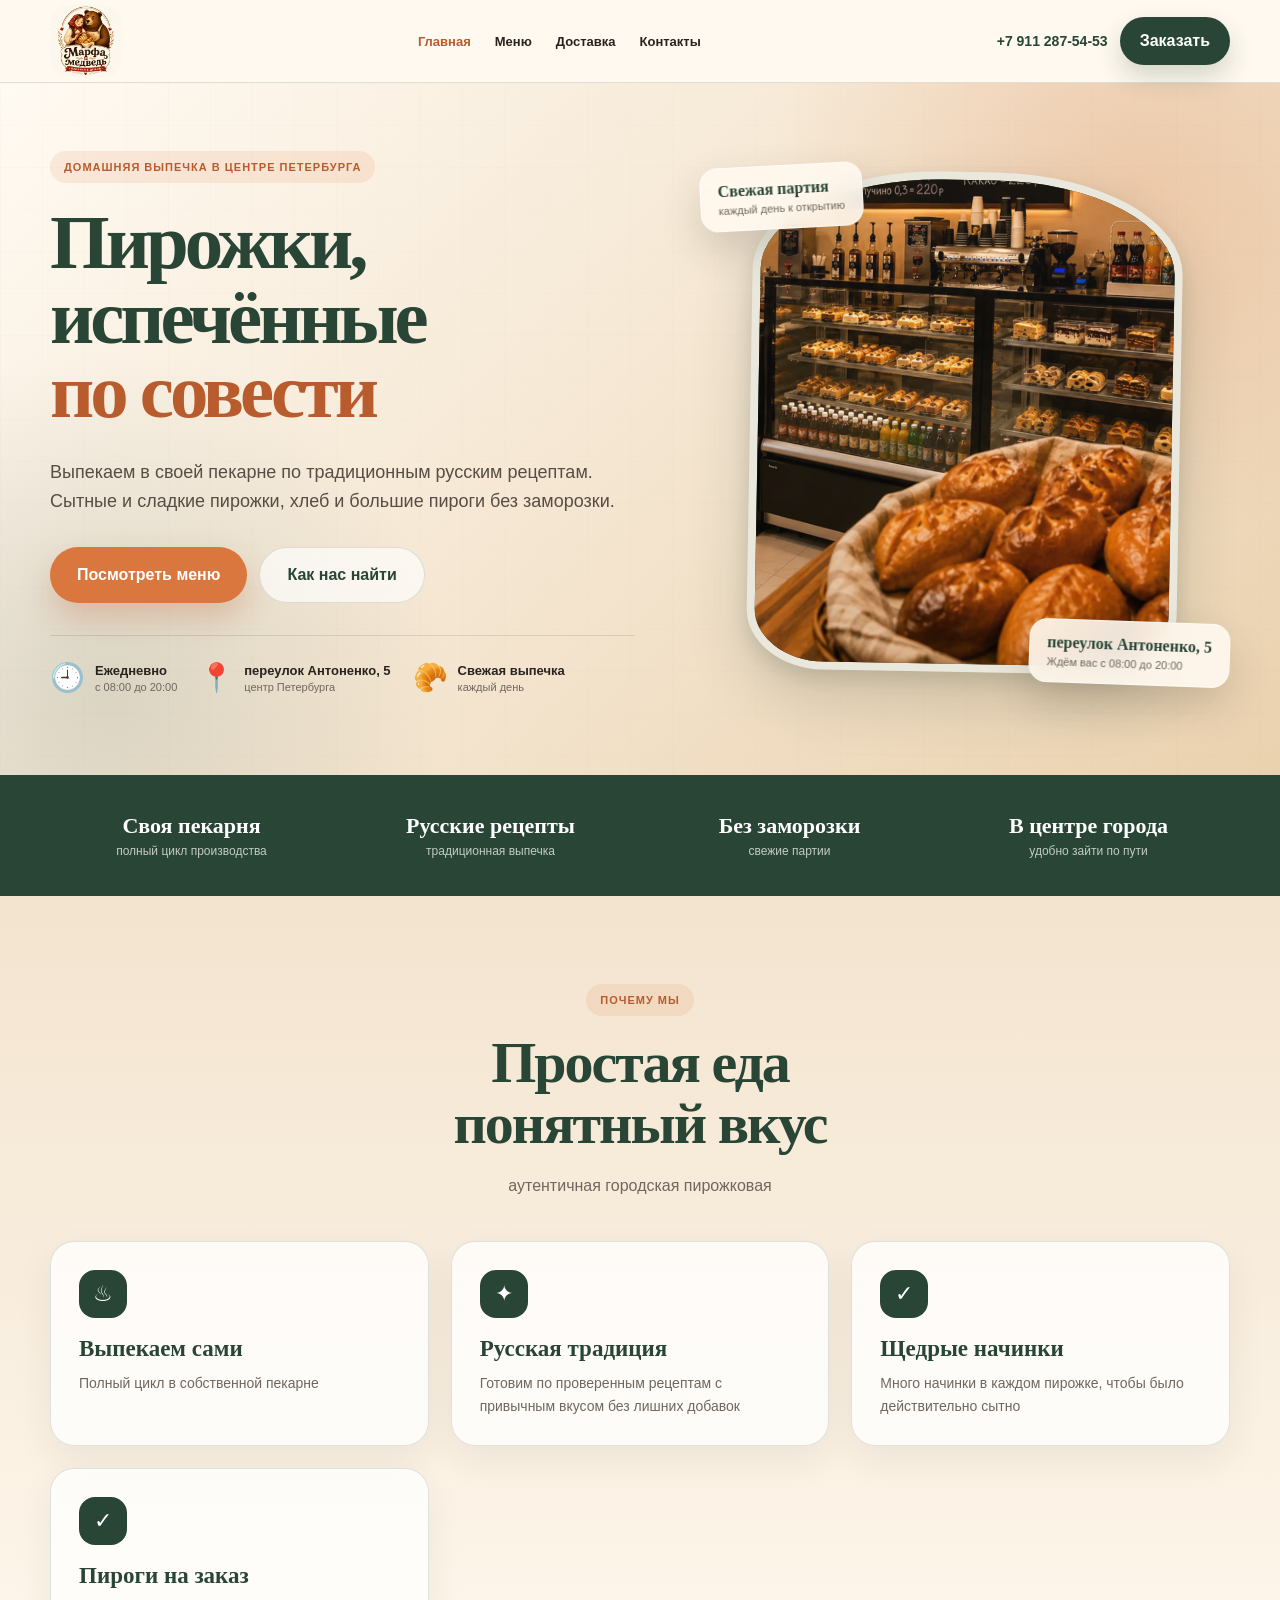
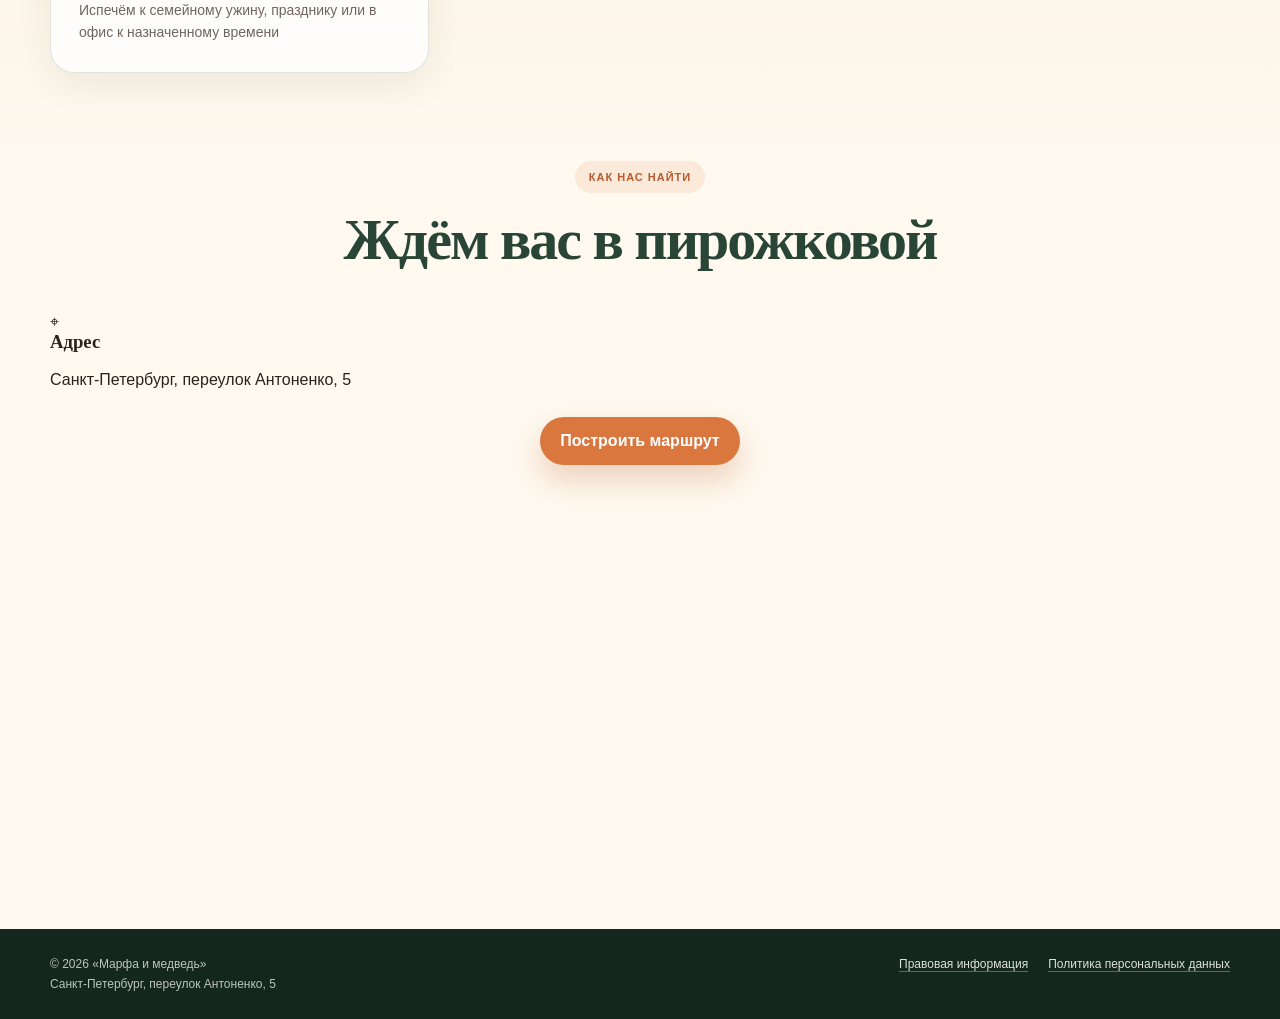
<file: index.html>
<!DOCTYPE html>
<html lang="ru">
<head>
  
<meta charset="UTF-8">
<meta name="viewport" content="width=device-width, initial-scale=1.0">
<meta name="theme-color" content="#284536">
<link rel="stylesheet" href="css/style.css?v=15">
<link rel="stylesheet" href="css/adaptive.css?v=14">
<link rel="stylesheet" href="css/animation.css">

  <meta name="description" content="Пирожковая «Марфа и медведь» в Санкт-Петербурге. Свежая русская выпечка по традиционным рецептам.">
  <link rel="canonical" href="https://vittowin.github.io/marfa/">
  <link rel="icon" href="favicon.ico" sizes="any">
  <link rel="icon" type="image/png" sizes="64x64" href="favicon.png">
  <link rel="apple-touch-icon" sizes="180x180" href="apple-touch-icon.png">
  <meta property="og:locale" content="ru_RU">
  <meta property="og:type" content="website">
  <meta property="og:site_name" content="Марфа и медведь">
  <meta property="og:title" content="Марфа и медведь | Пирожковая в Санкт-Петербурге">
  <meta property="og:description" content="Свежая русская выпечка по традиционным рецептам в центре Санкт-Петербурга.">
  <meta property="og:url" content="https://vittowin.github.io/marfa/">
  <meta property="og:image" content="https://vittowin.github.io/marfa/images/hero.webp">
  <meta property="og:image:alt" content="Свежая выпечка пирожковой «Марфа и медведь»">
  <meta name="twitter:card" content="summary_large_image">
  <title>Марфа и медведь | Пирожковая в Санкт-Петербурге</title>
  <script type="application/ld+json">
  {
    "@context": "https://schema.org",
    "@type": ["Bakery", "LocalBusiness"],
    "@id": "https://vittowin.github.io/marfa/#bakery",
    "name": "Марфа и медведь",
    "description": "Пирожковая со свежей русской выпечкой по традиционным рецептам.",
    "url": "https://vittowin.github.io/marfa/",
    "image": "https://vittowin.github.io/marfa/images/hero.webp",
    "telephone": "+79112875453",
    "address": {
      "@type": "PostalAddress",
      "streetAddress": "переулок Антоненко, 5",
      "addressLocality": "Санкт-Петербург",
      "addressCountry": "RU"
    },
    "geo": {
      "@type": "GeoCoordinates",
      "latitude": 59.929723,
      "longitude": 30.311556
    },
    "openingHoursSpecification": [{
      "@type": "OpeningHoursSpecification",
      "dayOfWeek": ["Monday", "Tuesday", "Wednesday", "Thursday", "Friday", "Saturday", "Sunday"],
      "opens": "08:00",
      "closes": "20:00"
    }],
    "hasMap": "https://yandex.com/maps/org/pirozhkovaya/111390859693/"
  }
  </script>
</head>
<body>
  
<header class="site-header">
  <div class="container header-inner">
    <a class="logo" href="./" aria-label="Марфа и медведь — на главную">
      <img class="logo-image" src="images/logo/marfa-logo.png" alt="Марфа и медведь — пекарня с душой" width="72" height="72">
    </a>

    <nav class="main-nav" aria-label="Основная навигация">
      <a class="active" href="./" aria-current="page">Главная</a>
      <a href="menu.html">Меню</a>
      <a href="delivery.html">Доставка</a>
      <a href="contacts.html">Контакты</a>
    </nav>

    <div class="header-actions">
      <a class="header-phone" href="tel:+79112875453">+7 911 287-54-53</a>
      <a class="button button--green" href="menu.html">Заказать</a>
      <button class="menu-toggle" type="button" aria-label="Открыть меню" aria-controls="mobileNav" aria-expanded="false">
        <span></span><span></span><span></span>
      </button>
    </div>

    <nav class="mobile-nav" id="mobileNav" aria-label="Мобильная навигация">
      <a class="active" href="./" aria-current="page">Главная</a>
      <a href="menu.html">Меню</a>
      <a href="delivery.html">Доставка</a>
      <a href="contacts.html">Контакты</a>
    </nav>
  </div>
</header>


 <main>
 <section class="hero">
  <div class="container hero-grid">

    <div class="hero-content reveal">
      <span class="eyebrow">Домашняя выпечка в центре Петербурга</span>

      <h1>
        Пирожки,<br>
        испечённые<br>
        <span>по совести</span>
      </h1>

      <p class="hero-copy">
        Выпекаем в своей пекарне по традиционным русским рецептам.
        Сытные и сладкие пирожки, хлеб и большие пироги без заморозки.
      </p>

      <div class="hero-actions">
        <a class="button button--orange" href="menu.html">
          Посмотреть меню
        </a>

        <a
          class="button button--light"
          href="https://yandex.com/maps/org/pirozhkovaya/111390859693/?ll=30.311556%2C59.929723&z=18"
          target="_blank"
          rel="noopener noreferrer"
        >
          Как нас найти
        </a>
      </div>

      <div class="hero-facts">
  <div class="hero-fact">
    <span class="fact-icon">🕘</span>
    <span>
      <strong>Ежедневно</strong>
      <span>с 08:00 до 20:00</span>
    </span>
  </div>

  <div class="hero-fact">
    <span class="fact-icon">📍</span>
    <span>
      <strong>переулок Антоненко, 5</strong>
      <span>центр Петербурга</span>
    </span>
  </div>

  <div class="hero-fact">
    <span class="fact-icon">🥐</span>
    <span>
      <strong>Свежая выпечка</strong>
      <span>каждый день</span>
    </span>
  </div>
</div>
    </div>

    <div class="hero-visual reveal">
      <div class="hero-photo-frame">
        <img
          class="hero-photo"
          src="images/hero.webp"
          alt="Интерьер пирожковой Марфа и медведь"
        >
      </div>

      <div class="hero-note hero-note--top">
        <strong>Свежая партия</strong>
        <span>каждый день к открытию</span>
      </div>

      <div class="hero-note hero-note--bottom">
        <strong>переулок Антоненко, 5</strong>
        <span>Ждём вас с 08:00 до 20:00</span>
      </div>
    </div>

  </div>
</section>

    <section class="trust-strip">
      <div class="container trust-grid">
        <div class="trust-item"><strong>Своя пекарня</strong><span>полный цикл производства</span></div>
        <div class="trust-item"><strong>Русские рецепты</strong><span>традиционная выпечка</span></div>
        <div class="trust-item"><strong>Без заморозки</strong><span>свежие партии</span></div>
        <div class="trust-item"><strong>В центре города</strong><span>удобно зайти по пути</span></div>
      </div>
    </section>

    <section class="section section--sand">
      <div class="container">
        <div class="section-heading reveal">
          <span class="eyebrow">Почему мы</span>
          <h2> Простая еда<br>
            понятный вкус</h2>
          <p>аутентичная городская пирожковая</p>
        </div>

        <div class="card-grid">
          <article class="info-card reveal">
            <div class="info-icon">♨</div>
            <h3>Выпекаем сами</h3>
            <p>Полный цикл в собственной пекарне</p>
          </article>
          <article class="info-card reveal">
            <div class="info-icon">✦</div>
            <h3>Русская традиция</h3>
            <p>Готовим по проверенным рецептам с привычным вкусом без лишних добавок</p>
          </article>
          <article class="info-card reveal">
            <div class="info-icon">✓</div>
            <h3>Щедрые начинки</h3>
            <p>Много начинки в каждом пирожке, чтобы было действительно сытно</p>
          </article>
          <article class="info-card reveal">
            <div class="info-icon">✓</div>
            <h3> Пироги на заказ</h3>
            <p>Испечём к семейному ужину, празднику или в офис к назначенному времени</p>
          </article>
        </div>
      </div>
    </section>

    <section class="contacts-section" id="contacts">
  <div class="container">
    <div class="section-heading">
      <span class="eyebrow">Как нас найти</span>
      <h2>Ждём вас в пирожковой</h2>
    </div>

    <div class="contacts-grid">
      <div class="contacts-info">
        <div class="contact-item">
          <span class="contact-icon">⌖</span>

          <div>
            <h3>Адрес</h3>
            <p>Санкт-Петербург, переулок Антоненко, 5</p>
          </div>
        </div>

        <div class="contact-actions">
          <a
            class="button button--orange"
            href="https://yandex.com/maps/org/pirozhkovaya/111390859693/?ll=30.311556%2C59.929723&z=16"
            target="_blank"
            rel="noopener noreferrer"
          >
            Построить маршрут
          </a>
        </div>
      </div>

      <div class="contacts-map">
        <iframe
          src="https://yandex.com/map-widget/v1/?ll=30.311556%2C59.929723&mode=search&oid=111390859693&ol=biz&z=16"
          width="100%"
          height="460"
          frameborder="0"
          allowfullscreen="true"
          loading="lazy"
          title="Пирожковая на карте"
        ></iframe>
      </div>
    </div>
  </div>
</section>
  </main>

  
<footer class="site-footer">
  <div class="container footer-grid">
    <div class="footer-copy">
      <span>© 2026 «Марфа и медведь»</span>
      <span>Санкт-Петербург, переулок Антоненко, 5</span>
    </div>
    <nav class="footer-links" aria-label="Правовая информация">
      <a href="legal.html">Правовая информация</a>
      <a href="privacy.html">Политика персональных данных</a>
    </nav>
  </div>
</footer>

  <script src="js/app.js?v=13"></script>
</body>
</html>
</file>
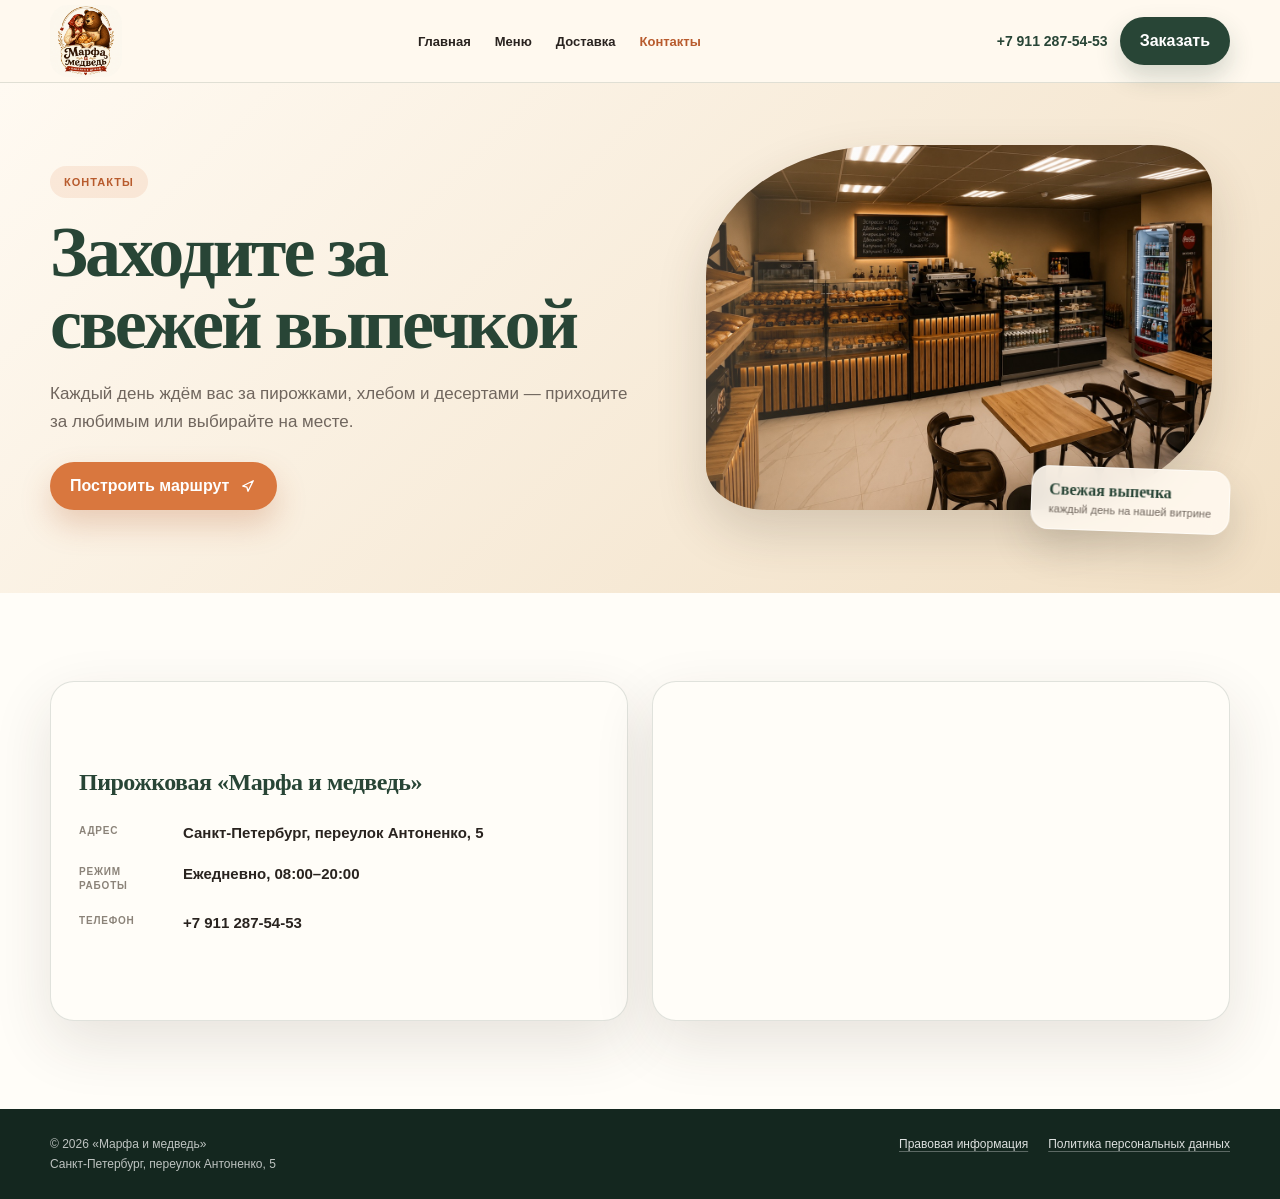
<file: contacts.html>
<!DOCTYPE html>
<html lang="ru">
<head>
  <meta charset="UTF-8">
  <meta name="viewport" content="width=device-width, initial-scale=1.0">
  <meta name="theme-color" content="#284536">

  <link rel="stylesheet" href="css/style.css?v=15">
  <link rel="stylesheet" href="css/contact.css?v=15">
  <link rel="stylesheet" href="css/adaptive.css?v=14">
  <link rel="stylesheet" href="css/animation.css?v=10">

  <meta
    name="description"
    content="Контакты пирожковой «Марфа и медведь» в Санкт-Петербурге."
  >
  <link rel="canonical" href="https://vittowin.github.io/marfa/contacts.html">
  <link rel="icon" href="favicon.ico" sizes="any">
  <link rel="icon" type="image/png" sizes="64x64" href="favicon.png">
  <link rel="apple-touch-icon" sizes="180x180" href="apple-touch-icon.png">
  <meta property="og:locale" content="ru_RU">
  <meta property="og:type" content="website">
  <meta property="og:site_name" content="Марфа и медведь">
  <meta property="og:title" content="Контакты | Марфа и медведь">
  <meta property="og:description" content="Адрес, телефон и режим работы пирожковой «Марфа и медведь» в Санкт-Петербурге.">
  <meta property="og:url" content="https://vittowin.github.io/marfa/contacts.html">
  <meta property="og:image" content="https://vittowin.github.io/marfa/images/hero/contacts-interior.jpg">
  <meta property="og:image:alt" content="Интерьер пирожковой «Марфа и медведь»">
  <meta name="twitter:card" content="summary_large_image">

  <title>Контакты | Марфа и медведь</title>
</head>

<body>

  <header class="site-header">
    <div class="container header-inner">

      <a class="logo" href="./" aria-label="Марфа и медведь — на главную">
        <img class="logo-image" src="images/logo/marfa-logo.png" alt="Марфа и медведь — пекарня с душой" width="72" height="72">
      </a>

      <nav class="main-nav" aria-label="Основная навигация">
        <a href="./">Главная</a>
        <a href="menu.html">Меню</a>
        <a href="delivery.html">Доставка</a>
        <a class="active" href="contacts.html" aria-current="page">Контакты</a>
      </nav>

      <div class="header-actions">
        <a class="header-phone" href="tel:+79112875453">
          +7 911 287-54-53
        </a>

        <a class="button button--green" href="menu.html">
          Заказать
        </a>

        <button
          class="menu-toggle"
          type="button"
          aria-label="Открыть меню"
          aria-controls="mobileNav"
          aria-expanded="false"
        >
          <span></span>
          <span></span>
          <span></span>
        </button>
      </div>

      <nav class="mobile-nav" id="mobileNav" aria-label="Мобильная навигация">
        <a href="./">Главная</a>
        <a href="menu.html">Меню</a>
        <a href="delivery.html">Доставка</a>
        <a class="active" href="contacts.html" aria-current="page">Контакты</a>
      </nav>

    </div>
  </header>

  <main>

    <section class="page-hero page-hero--contacts">
      <div class="container contacts-hero-grid">
        <div class="contacts-hero-copy">
          <span class="eyebrow">Контакты</span>

          <h1>Заходите за<br>свежей выпечкой</h1>

          <p class="contacts-hero-lead">
            Каждый день ждём вас за пирожками, хлебом и десертами —
            приходите за любимым или выбирайте на месте.
          </p>

          <div class="contacts-hero-actions">
            <a
              class="button button--orange"
              href="https://yandex.com/maps/org/pirozhkovaya/111390859693/?ll=30.311556%2C59.929723&amp;z=18"
              target="_blank"
              rel="noopener noreferrer"
            >
              Построить маршрут
              <svg aria-hidden="true" viewBox="0 0 24 24" fill="none">
                <path d="m5 12 14-7-7 14-1.5-5.5L5 12Z"></path>
              </svg>
            </a>
          </div>
        </div>

        <div class="contacts-hero-visual">
          <div class="contacts-hero-photo">
            <img
              src="images/hero/contacts-interior.jpg"
              alt="Интерьер пирожковой «Марфа и медведь»"
              width="1200"
              height="900"
            >
          </div>

          <div class="hero-note hero-note--bottom contacts-hero-note">
            <strong>Свежая выпечка</strong>
            <span>каждый день на нашей витрине</span>
          </div>
        </div>
      </div>
    </section>

    <section class="section section--paper">
      <div class="container contact-grid">

        <article class="contact-card">
          <h2>Пирожковая «Марфа и медведь»</h2>

          <div class="contact-list">

            <div class="contact-item">
              <span>Адрес</span>

              <strong>
                Санкт-Петербург, переулок Антоненко, 5
              </strong>
            </div>

            <div class="contact-item">
              <span>Режим работы</span>

              <strong>
                Ежедневно, 08:00–20:00
              </strong>
            </div>

            <div class="contact-item">
              <span>Телефон</span>

              <a href="tel:+79112875453">
                +7 911 287-54-53
              </a>
            </div>

          </div>

        </article>

        <article class="map-card map-card--embedded">
          <iframe
            src="https://yandex.ru/map-widget/v1/?ll=30.311556%2C59.929723&amp;mode=search&amp;oid=111390859693&amp;ol=biz&amp;z=18"
            title="Пирожковая Марфа и медведь на Яндекс Картах"
            loading="lazy"
            allowfullscreen
          ></iframe>
        </article>

      </div>
    </section>

  </main>

  <footer class="site-footer">
    <div class="container footer-grid">
      <div class="footer-copy">
        <span>© 2026 «Марфа и медведь»</span>
        <span>Санкт-Петербург, переулок Антоненко, 5</span>
      </div>
      <nav class="footer-links" aria-label="Правовая информация">
        <a href="legal.html">Правовая информация</a>
        <a href="privacy.html">Политика персональных данных</a>
      </nav>
    </div>
  </footer>

  <script src="js/app.js?v=13"></script>

</body>
</html>
</file>
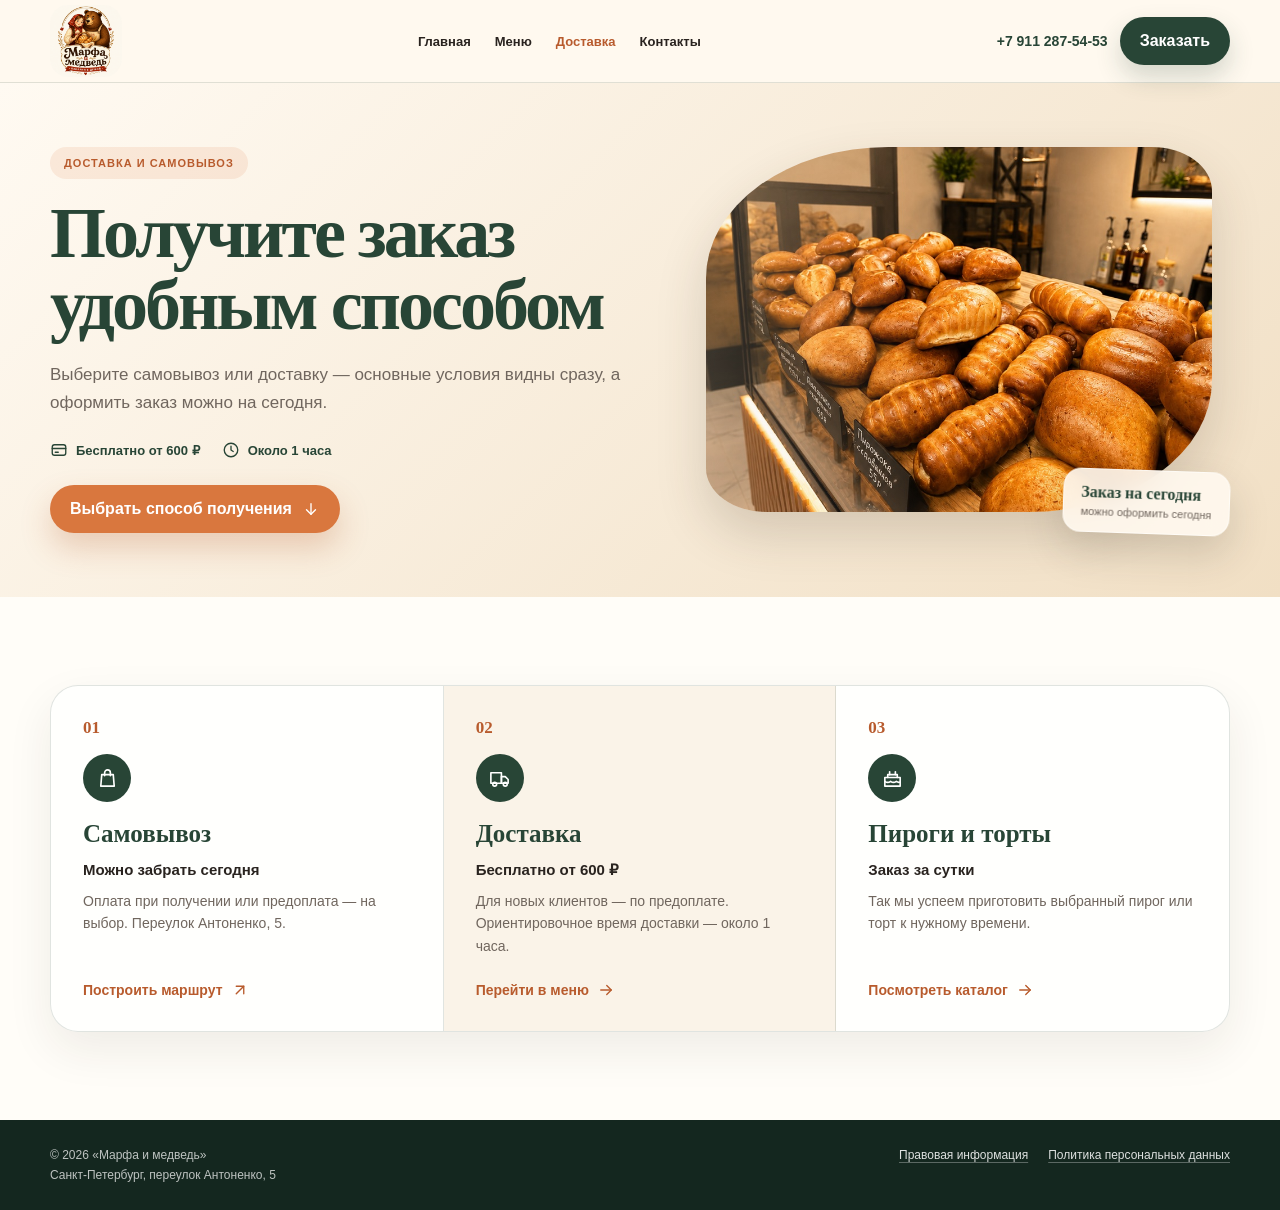
<file: delivery.html>
<!DOCTYPE html>
<html lang="ru">
<head>
  
<meta charset="UTF-8">
<meta name="viewport" content="width=device-width, initial-scale=1.0">
<meta name="theme-color" content="#284536">
<link rel="stylesheet" href="css/style.css?v=15">
<link rel="stylesheet" href="css/adaptive.css?v=14">
<link rel="stylesheet" href="css/animation.css">

  <link rel="stylesheet" href="css/contact.css?v=15">
  <meta name="description" content="Самовывоз и бесплатная доставка заказов от 600 ₽ из пирожковой «Марфа и медведь».">
  <link rel="canonical" href="https://vittowin.github.io/marfa/delivery.html">
  <link rel="icon" href="favicon.ico" sizes="any">
  <link rel="icon" type="image/png" sizes="64x64" href="favicon.png">
  <link rel="apple-touch-icon" sizes="180x180" href="apple-touch-icon.png">
  <meta property="og:locale" content="ru_RU">
  <meta property="og:type" content="website">
  <meta property="og:site_name" content="Марфа и медведь">
  <meta property="og:title" content="Доставка и самовывоз | Марфа и медведь">
  <meta property="og:description" content="Бесплатная доставка заказов от 600 ₽ и самовывоз из пирожковой в центре Санкт-Петербурга.">
  <meta property="og:url" content="https://vittowin.github.io/marfa/delivery.html">
  <meta property="og:image" content="https://vittowin.github.io/marfa/images/hero/delivery-bakery.jpg">
  <meta property="og:image:alt" content="Свежая выпечка в пирожковой «Марфа и медведь»">
  <meta name="twitter:card" content="summary_large_image">
  <title>Доставка и самовывоз | Марфа и медведь</title>
</head>
<body>
  
<header class="site-header">
  <div class="container header-inner">
    <a class="logo" href="./" aria-label="Марфа и медведь — на главную">
      <img class="logo-image" src="images/logo/marfa-logo.png" alt="Марфа и медведь — пекарня с душой" width="72" height="72">
    </a>

    <nav class="main-nav" aria-label="Основная навигация">
      <a href="./">Главная</a>
      <a href="menu.html">Меню</a>
      <a class="active" href="delivery.html" aria-current="page">Доставка</a>
      <a href="contacts.html">Контакты</a>
    </nav>

    <div class="header-actions">
      <a class="header-phone" href="tel:+79112875453">+7 911 287-54-53</a>
      <a class="button button--green" href="menu.html">Заказать</a>
      <button class="menu-toggle" type="button" aria-label="Открыть меню" aria-controls="mobileNav" aria-expanded="false">
        <span></span><span></span><span></span>
      </button>
    </div>

    <nav class="mobile-nav" id="mobileNav" aria-label="Мобильная навигация">
      <a href="./">Главная</a>
      <a href="menu.html">Меню</a>
      <a class="active" href="delivery.html" aria-current="page">Доставка</a>
      <a href="contacts.html">Контакты</a>
    </nav>
  </div>
</header>


  <main>
    <section class="page-hero page-hero--delivery">
      <div class="container delivery-hero-grid">
        <div class="delivery-hero-copy">
          <span class="eyebrow">Доставка и самовывоз</span>

          <h1>Получите заказ<br>удобным способом</h1>

          <p class="delivery-hero-lead">
            Выберите самовывоз или доставку — основные условия видны сразу,
            а оформить заказ можно на сегодня.
          </p>

          <div class="delivery-hero-facts" aria-label="Основные условия доставки">
            <span>
              <svg aria-hidden="true" viewBox="0 0 24 24" fill="none">
                <rect x="3" y="5" width="18" height="14" rx="3"></rect>
                <path d="M3 10h18"></path>
                <path d="M7 15h4"></path>
              </svg>
              Бесплатно от 600 ₽
            </span>

            <span>
              <svg aria-hidden="true" viewBox="0 0 24 24" fill="none">
                <circle cx="12" cy="12" r="9"></circle>
                <path d="M12 7v5l3 2"></path>
              </svg>
              Около 1 часа
            </span>
          </div>

          <div class="delivery-hero-actions">
            <a class="button button--orange" href="#delivery-options">
              Выбрать способ получения
              <svg aria-hidden="true" viewBox="0 0 24 24" fill="none">
                <path d="M12 5v14"></path>
                <path d="m6 13 6 6 6-6"></path>
              </svg>
            </a>
          </div>
        </div>

        <div class="delivery-hero-visual">
          <div class="delivery-hero-photo">
            <img src="images/hero/delivery-bakery.jpg" alt="Витрина со свежей выпечкой в пирожковой «Марфа и медведь»" width="900" height="1200">
          </div>

          <div class="hero-note hero-note--bottom delivery-hero-note">
            <strong>Заказ на сегодня</strong>
            <span>можно оформить сегодня</span>
          </div>
        </div>
      </div>
    </section>

    <section class="section delivery-options" id="delivery-options">
      <div class="container delivery-grid">
        <article class="delivery-card">
          <span class="delivery-card-number" aria-hidden="true">01</span>

          <div class="info-icon" aria-hidden="true">
            <svg viewBox="0 0 24 24" fill="none">
              <path d="M6 8h12l1 12H5L6 8Z"></path>
              <path d="M9 9V6a3 3 0 0 1 6 0v3"></path>
            </svg>
          </div>

          <h3>Самовывоз</h3>

          <strong>Можно забрать сегодня</strong>

          <p>Оплата при получении или предоплата — на выбор. Переулок Антоненко, 5.</p>

          <a
            class="delivery-card-action"
            href="https://yandex.com/maps/org/pirozhkovaya/111390859693/?ll=30.311556%2C59.929723&amp;z=18"
            target="_blank"
            rel="noopener noreferrer"
          >
            Построить маршрут
            <svg aria-hidden="true" viewBox="0 0 24 24" fill="none">
              <path d="M7 17 17 7"></path>
              <path d="M7 7h10v10"></path>
            </svg>
          </a>
        </article>

        <article class="delivery-card delivery-card--featured">
          <span class="delivery-card-number" aria-hidden="true">02</span>

          <div class="info-icon" aria-hidden="true">
            <svg viewBox="0 0 24 24" fill="none">
              <path d="M3 6h11v11H3V6Z"></path>
              <path d="M14 10h4l3 3v4h-7v-7Z"></path>
              <circle cx="7" cy="18" r="2"></circle>
              <circle cx="18" cy="18" r="2"></circle>
            </svg>
          </div>

          <h3>Доставка</h3>

          <strong>Бесплатно от 600 ₽</strong>

          <p>Для новых клиентов — по предоплате. Ориентировочное время доставки — около 1 часа.</p>

          <a class="delivery-card-action" href="menu.html">
            Перейти в меню
            <svg aria-hidden="true" viewBox="0 0 24 24" fill="none">
              <path d="M5 12h14"></path>
              <path d="m13 6 6 6-6 6"></path>
            </svg>
          </a>
        </article>

        <article class="delivery-card">
          <span class="delivery-card-number" aria-hidden="true">03</span>

          <div class="info-icon" aria-hidden="true">
            <svg viewBox="0 0 24 24" fill="none">
              <path d="M4 11h16v9H4v-9Z"></path>
              <path d="M7 11V8h10v3"></path>
              <path d="M9 8V5"></path>
              <path d="M15 8V5"></path>
              <path d="M4 15c2 1.5 4 1.5 6 0 2 1.5 4 1.5 6 0 1.3 1 2.7 1.3 4 .7"></path>
            </svg>
          </div>

          <h3>Пироги и торты</h3>

          <strong>Заказ за сутки</strong>

          <p>Так мы успеем приготовить выбранный пирог или торт к нужному времени.</p>

          <a class="delivery-card-action" href="menu.html?filter=savory-pies#productsGrid">
            Посмотреть каталог
            <svg aria-hidden="true" viewBox="0 0 24 24" fill="none">
              <path d="M5 12h14"></path>
              <path d="m13 6 6 6-6 6"></path>
            </svg>
          </a>
        </article>
      </div>
    </section>
  </main>

  
<footer class="site-footer">
  <div class="container footer-grid">
    <div class="footer-copy">
      <span>© 2026 «Марфа и медведь»</span>
      <span>Санкт-Петербург, переулок Антоненко, 5</span>
    </div>
    <nav class="footer-links" aria-label="Правовая информация">
      <a href="legal.html">Правовая информация</a>
      <a href="privacy.html">Политика персональных данных</a>
    </nav>
  </div>
</footer>

  <script src="js/app.js?v=13"></script>
</body>
</html>
</file>
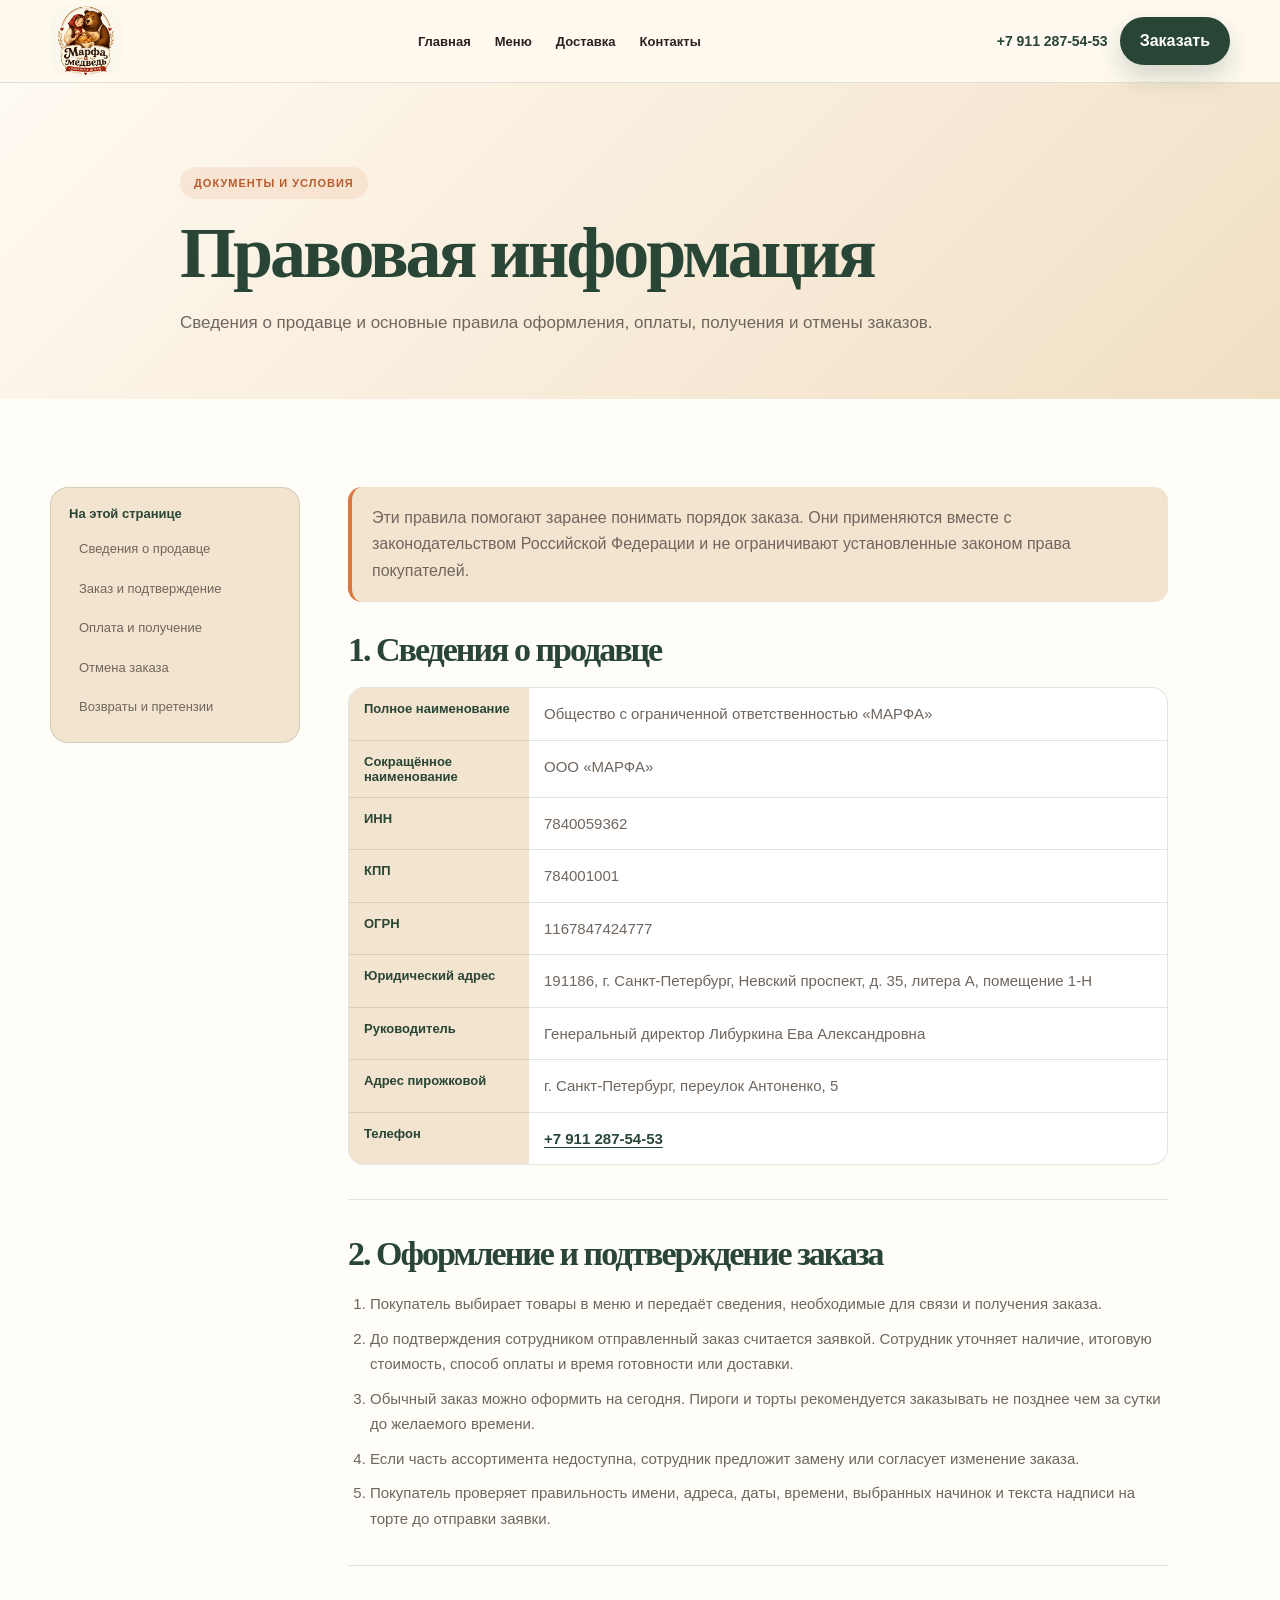
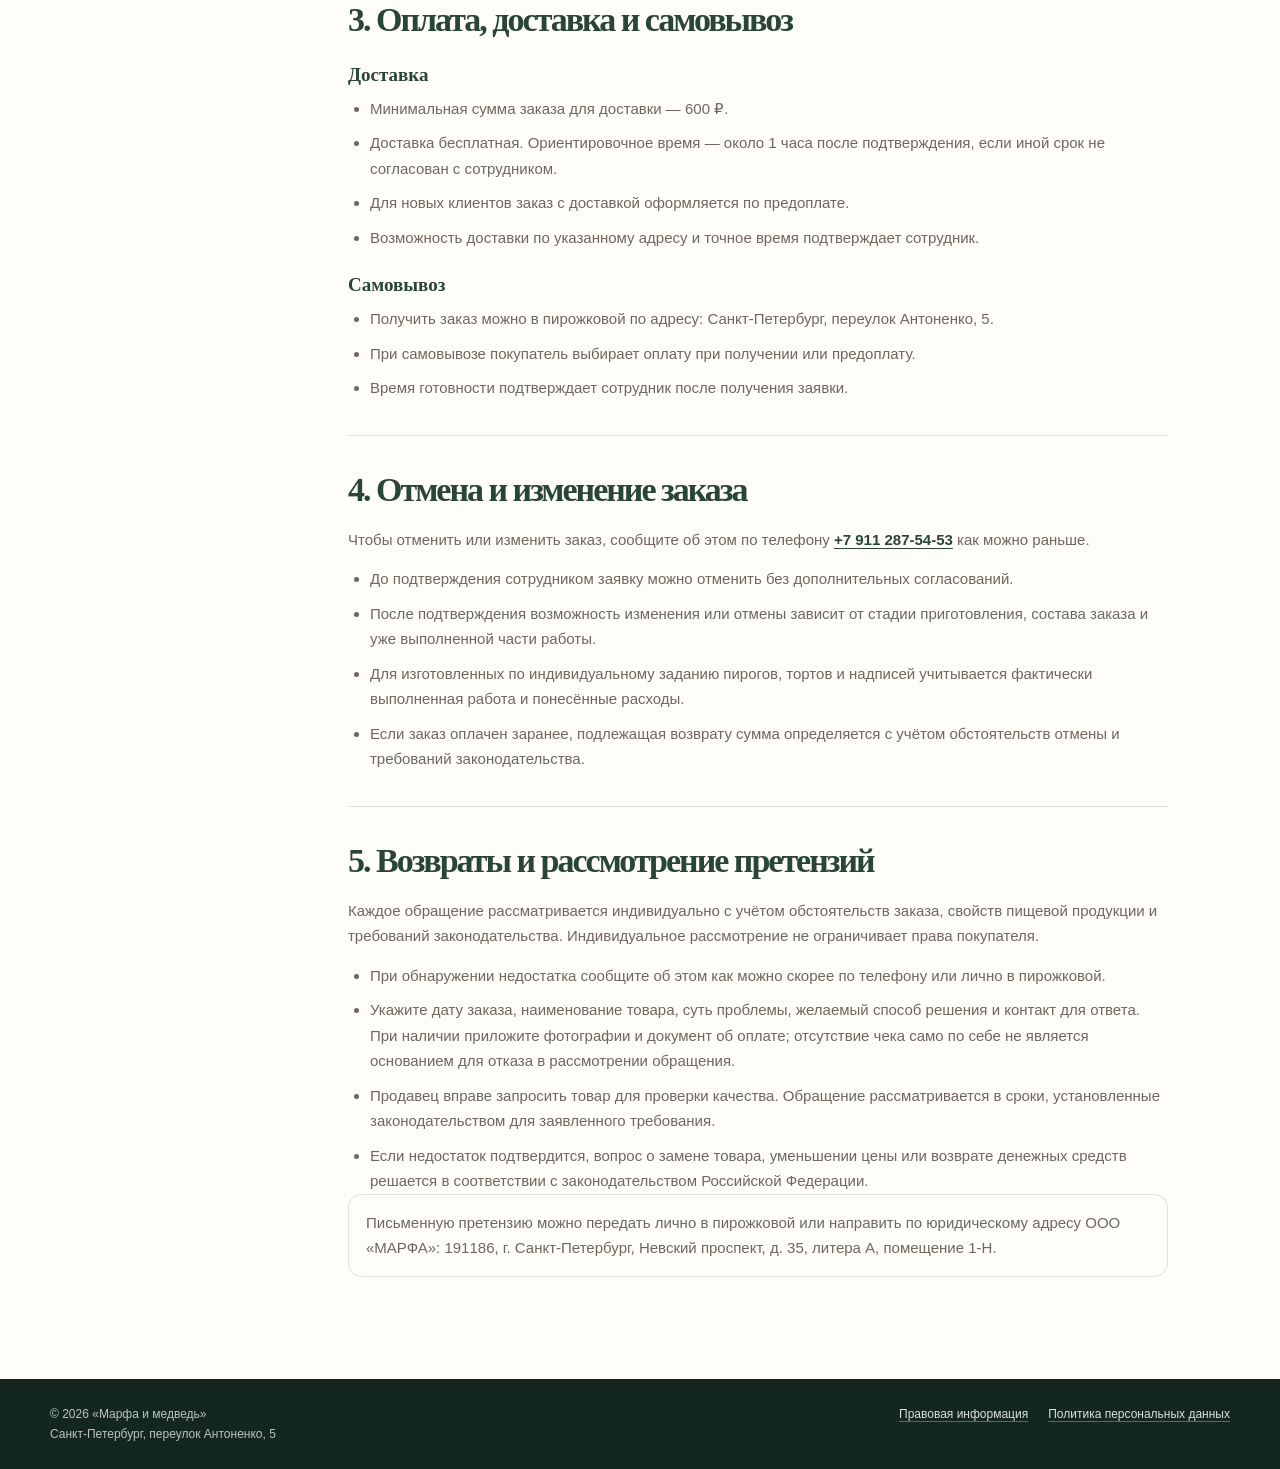
<file: legal.html>
<!DOCTYPE html>
<html lang="ru">
<head>
  <meta charset="UTF-8">
  <meta name="viewport" content="width=device-width, initial-scale=1.0">
  <meta name="theme-color" content="#284536">
  <link rel="stylesheet" href="css/style.css?v=15">
  <link rel="stylesheet" href="css/adaptive.css?v=14">
  <link rel="stylesheet" href="css/legal.css?v=1">
  <meta name="description" content="Юридическая информация, правила заказа, оплаты, доставки, отмены и рассмотрения претензий пирожковой «Марфа и медведь».">
  <link rel="canonical" href="https://vittowin.github.io/marfa/legal.html">
  <link rel="icon" href="favicon.ico" sizes="any">
  <link rel="icon" type="image/png" sizes="64x64" href="favicon.png">
  <link rel="apple-touch-icon" sizes="180x180" href="apple-touch-icon.png">
  <meta property="og:locale" content="ru_RU">
  <meta property="og:type" content="website">
  <meta property="og:site_name" content="Марфа и медведь">
  <meta property="og:title" content="Правовая информация | Марфа и медведь">
  <meta property="og:description" content="Реквизиты продавца и правила оформления, оплаты, получения и отмены заказов.">
  <meta property="og:url" content="https://vittowin.github.io/marfa/legal.html">
  <meta property="og:image" content="https://vittowin.github.io/marfa/images/hero.webp">
  <meta property="og:image:alt" content="Пирожковая «Марфа и медведь»">
  <meta name="twitter:card" content="summary_large_image">
  <title>Правовая информация | Марфа и медведь</title>
</head>
<body>
  <header class="site-header">
    <div class="container header-inner">
      <a class="logo" href="./" aria-label="Марфа и медведь — на главную">
        <img class="logo-image" src="images/logo/marfa-logo.png" alt="Марфа и медведь — пекарня с душой" width="72" height="72">
      </a>
      <nav class="main-nav" aria-label="Основная навигация">
        <a href="./">Главная</a>
        <a href="menu.html">Меню</a>
        <a href="delivery.html">Доставка</a>
        <a href="contacts.html">Контакты</a>
      </nav>
      <div class="header-actions">
        <a class="header-phone" href="tel:+79112875453">+7 911 287-54-53</a>
        <a class="button button--green" href="menu.html">Заказать</a>
        <button class="menu-toggle" type="button" aria-label="Открыть меню" aria-controls="mobileNav" aria-expanded="false">
          <span></span><span></span><span></span>
        </button>
      </div>
      <nav class="mobile-nav" id="mobileNav" aria-label="Мобильная навигация">
        <a href="./">Главная</a>
        <a href="menu.html">Меню</a>
        <a href="delivery.html">Доставка</a>
        <a href="contacts.html">Контакты</a>
      </nav>
    </div>
  </header>

  <main>
    <section class="page-hero legal-hero">
      <div class="container">
        <span class="eyebrow">Документы и условия</span>
        <h1>Правовая информация</h1>
        <p>Сведения о продавце и основные правила оформления, оплаты, получения и отмены заказов.</p>
      </div>
    </section>

    <section class="section section--paper">
      <div class="container legal-layout">
        <nav class="legal-nav" aria-label="Разделы правовой информации">
          <strong>На этой странице</strong>
          <a href="#seller">Сведения о продавце</a>
          <a href="#order">Заказ и подтверждение</a>
          <a href="#payment">Оплата и получение</a>
          <a href="#cancellation">Отмена заказа</a>
          <a href="#claims">Возвраты и претензии</a>
        </nav>

        <article class="legal-content">
          <p class="legal-lead">Эти правила помогают заранее понимать порядок заказа. Они применяются вместе с законодательством Российской Федерации и не ограничивают установленные законом права покупателей.</p>

          <section class="legal-section" id="seller">
            <h2>1. Сведения о продавце</h2>
            <dl class="legal-details">
              <dt>Полное наименование</dt><dd>Общество с ограниченной ответственностью «МАРФА»</dd>
              <dt>Сокращённое наименование</dt><dd>ООО «МАРФА»</dd>
              <dt>ИНН</dt><dd>7840059362</dd>
              <dt>КПП</dt><dd>784001001</dd>
              <dt>ОГРН</dt><dd>1167847424777</dd>
              <dt>Юридический адрес</dt><dd>191186, г. Санкт-Петербург, Невский проспект, д. 35, литера А, помещение 1-Н</dd>
              <dt>Руководитель</dt><dd>Генеральный директор Либуркина Ева Александровна</dd>
              <dt>Адрес пирожковой</dt><dd>г. Санкт-Петербург, переулок Антоненко, 5</dd>
              <dt>Телефон</dt><dd><a href="tel:+79112875453">+7 911 287-54-53</a></dd>
            </dl>
          </section>

          <section class="legal-section" id="order">
            <h2>2. Оформление и подтверждение заказа</h2>
            <ol class="legal-list">
              <li>Покупатель выбирает товары в меню и передаёт сведения, необходимые для связи и получения заказа.</li>
              <li>До подтверждения сотрудником отправленный заказ считается заявкой. Сотрудник уточняет наличие, итоговую стоимость, способ оплаты и время готовности или доставки.</li>
              <li>Обычный заказ можно оформить на сегодня. Пироги и торты рекомендуется заказывать не позднее чем за сутки до желаемого времени.</li>
              <li>Если часть ассортимента недоступна, сотрудник предложит замену или согласует изменение заказа.</li>
              <li>Покупатель проверяет правильность имени, адреса, даты, времени, выбранных начинок и текста надписи на торте до отправки заявки.</li>
            </ol>
          </section>

          <section class="legal-section" id="payment">
            <h2>3. Оплата, доставка и самовывоз</h2>
            <h3>Доставка</h3>
            <ul class="legal-list">
              <li>Минимальная сумма заказа для доставки — 600 ₽.</li>
              <li>Доставка бесплатная. Ориентировочное время — около 1 часа после подтверждения, если иной срок не согласован с сотрудником.</li>
              <li>Для новых клиентов заказ с доставкой оформляется по предоплате.</li>
              <li>Возможность доставки по указанному адресу и точное время подтверждает сотрудник.</li>
            </ul>
            <h3>Самовывоз</h3>
            <ul class="legal-list">
              <li>Получить заказ можно в пирожковой по адресу: Санкт-Петербург, переулок Антоненко, 5.</li>
              <li>При самовывозе покупатель выбирает оплату при получении или предоплату.</li>
              <li>Время готовности подтверждает сотрудник после получения заявки.</li>
            </ul>
          </section>

          <section class="legal-section" id="cancellation">
            <h2>4. Отмена и изменение заказа</h2>
            <p>Чтобы отменить или изменить заказ, сообщите об этом по телефону <a href="tel:+79112875453">+7 911 287-54-53</a> как можно раньше.</p>
            <ul class="legal-list">
              <li>До подтверждения сотрудником заявку можно отменить без дополнительных согласований.</li>
              <li>После подтверждения возможность изменения или отмены зависит от стадии приготовления, состава заказа и уже выполненной части работы.</li>
              <li>Для изготовленных по индивидуальному заданию пирогов, тортов и надписей учитывается фактически выполненная работа и понесённые расходы.</li>
              <li>Если заказ оплачен заранее, подлежащая возврату сумма определяется с учётом обстоятельств отмены и требований законодательства.</li>
            </ul>
          </section>

          <section class="legal-section" id="claims">
            <h2>5. Возвраты и рассмотрение претензий</h2>
            <p>Каждое обращение рассматривается индивидуально с учётом обстоятельств заказа, свойств пищевой продукции и требований законодательства. Индивидуальное рассмотрение не ограничивает права покупателя.</p>
            <ul class="legal-list">
              <li>При обнаружении недостатка сообщите об этом как можно скорее по телефону или лично в пирожковой.</li>
              <li>Укажите дату заказа, наименование товара, суть проблемы, желаемый способ решения и контакт для ответа. При наличии приложите фотографии и документ об оплате; отсутствие чека само по себе не является основанием для отказа в рассмотрении обращения.</li>
              <li>Продавец вправе запросить товар для проверки качества. Обращение рассматривается в сроки, установленные законодательством для заявленного требования.</li>
              <li>Если недостаток подтвердится, вопрос о замене товара, уменьшении цены или возврате денежных средств решается в соответствии с законодательством Российской Федерации.</li>
            </ul>
            <p class="legal-note">Письменную претензию можно передать лично в пирожковой или направить по юридическому адресу ООО «МАРФА»: 191186, г. Санкт-Петербург, Невский проспект, д. 35, литера А, помещение 1-Н.</p>
          </section>
        </article>
      </div>
    </section>
  </main>

  <footer class="site-footer">
    <div class="container footer-grid">
      <div class="footer-copy">
        <span>© 2026 «Марфа и медведь»</span>
        <span>Санкт-Петербург, переулок Антоненко, 5</span>
      </div>
      <nav class="footer-links" aria-label="Правовая информация">
        <a href="legal.html" aria-current="page">Правовая информация</a>
        <a href="privacy.html">Политика персональных данных</a>
      </nav>
    </div>
  </footer>
  <script src="js/app.js?v=13"></script>
</body>
</html>
</file>
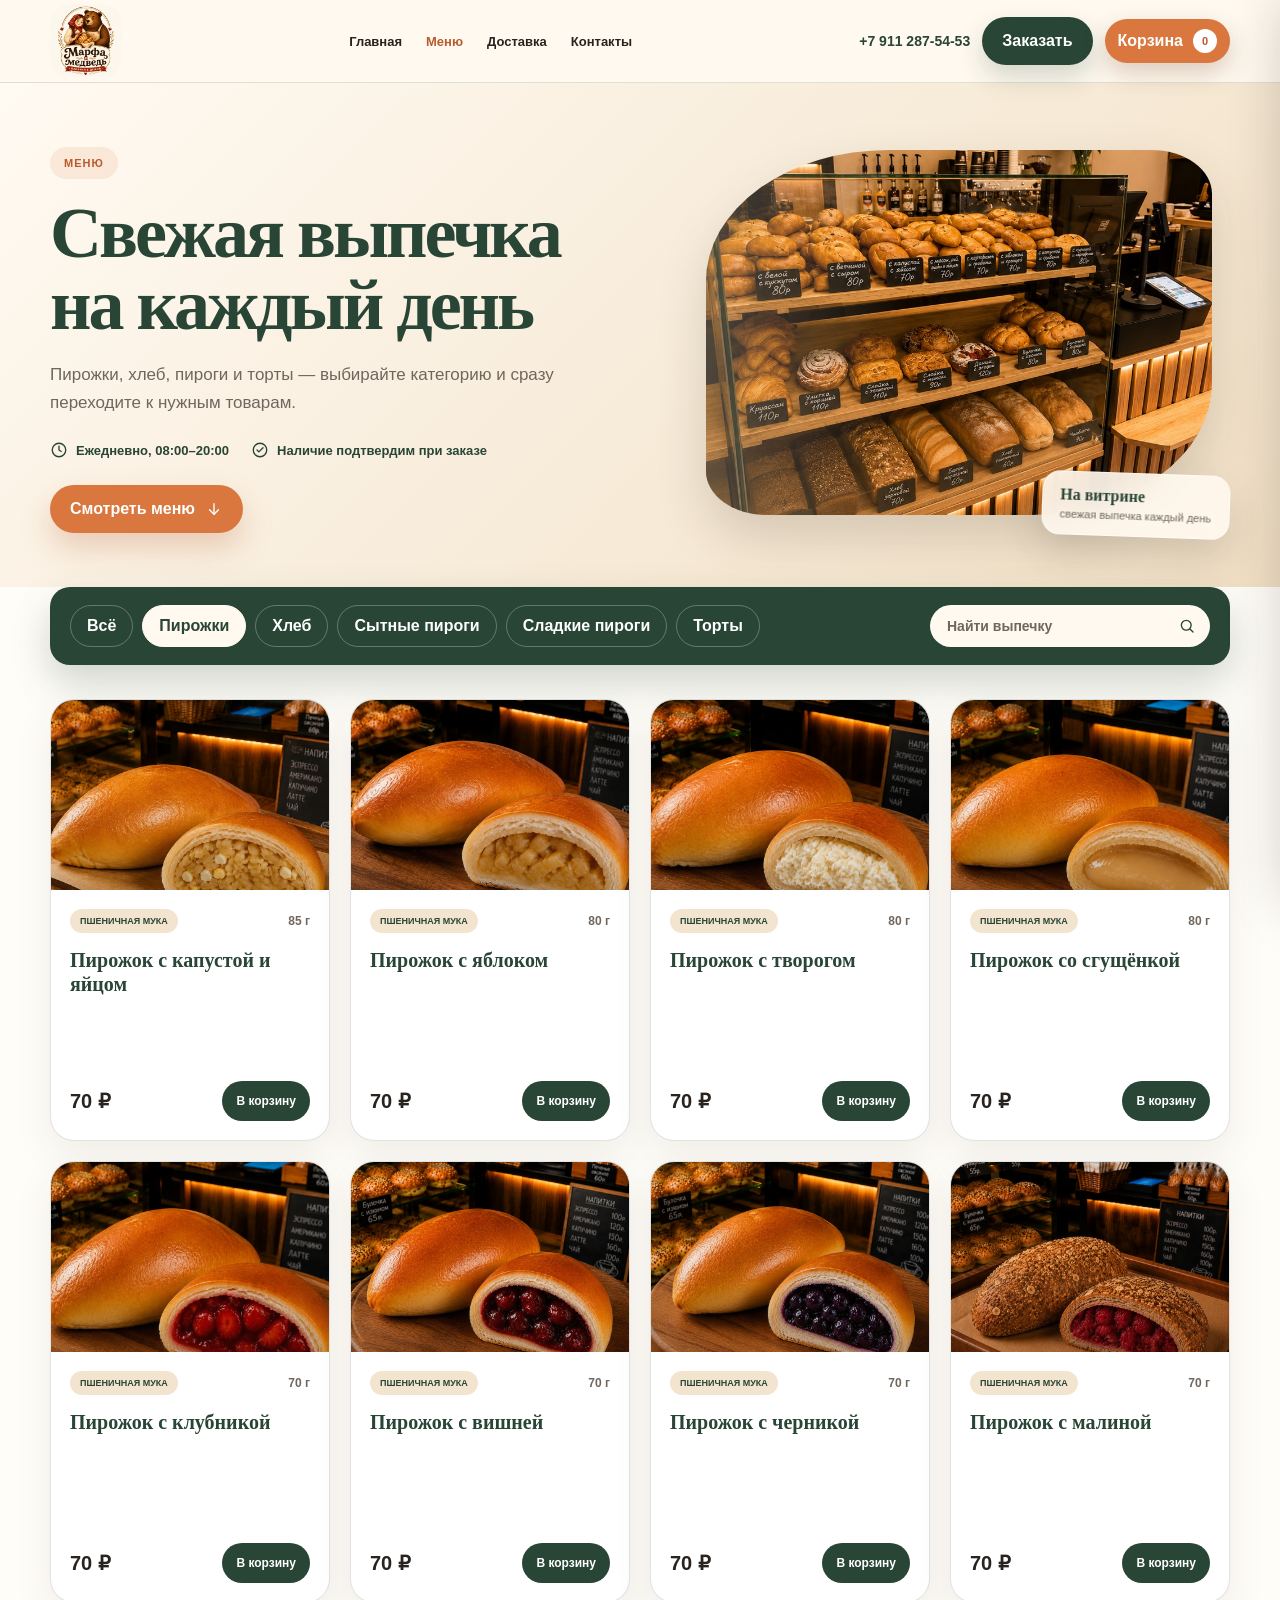
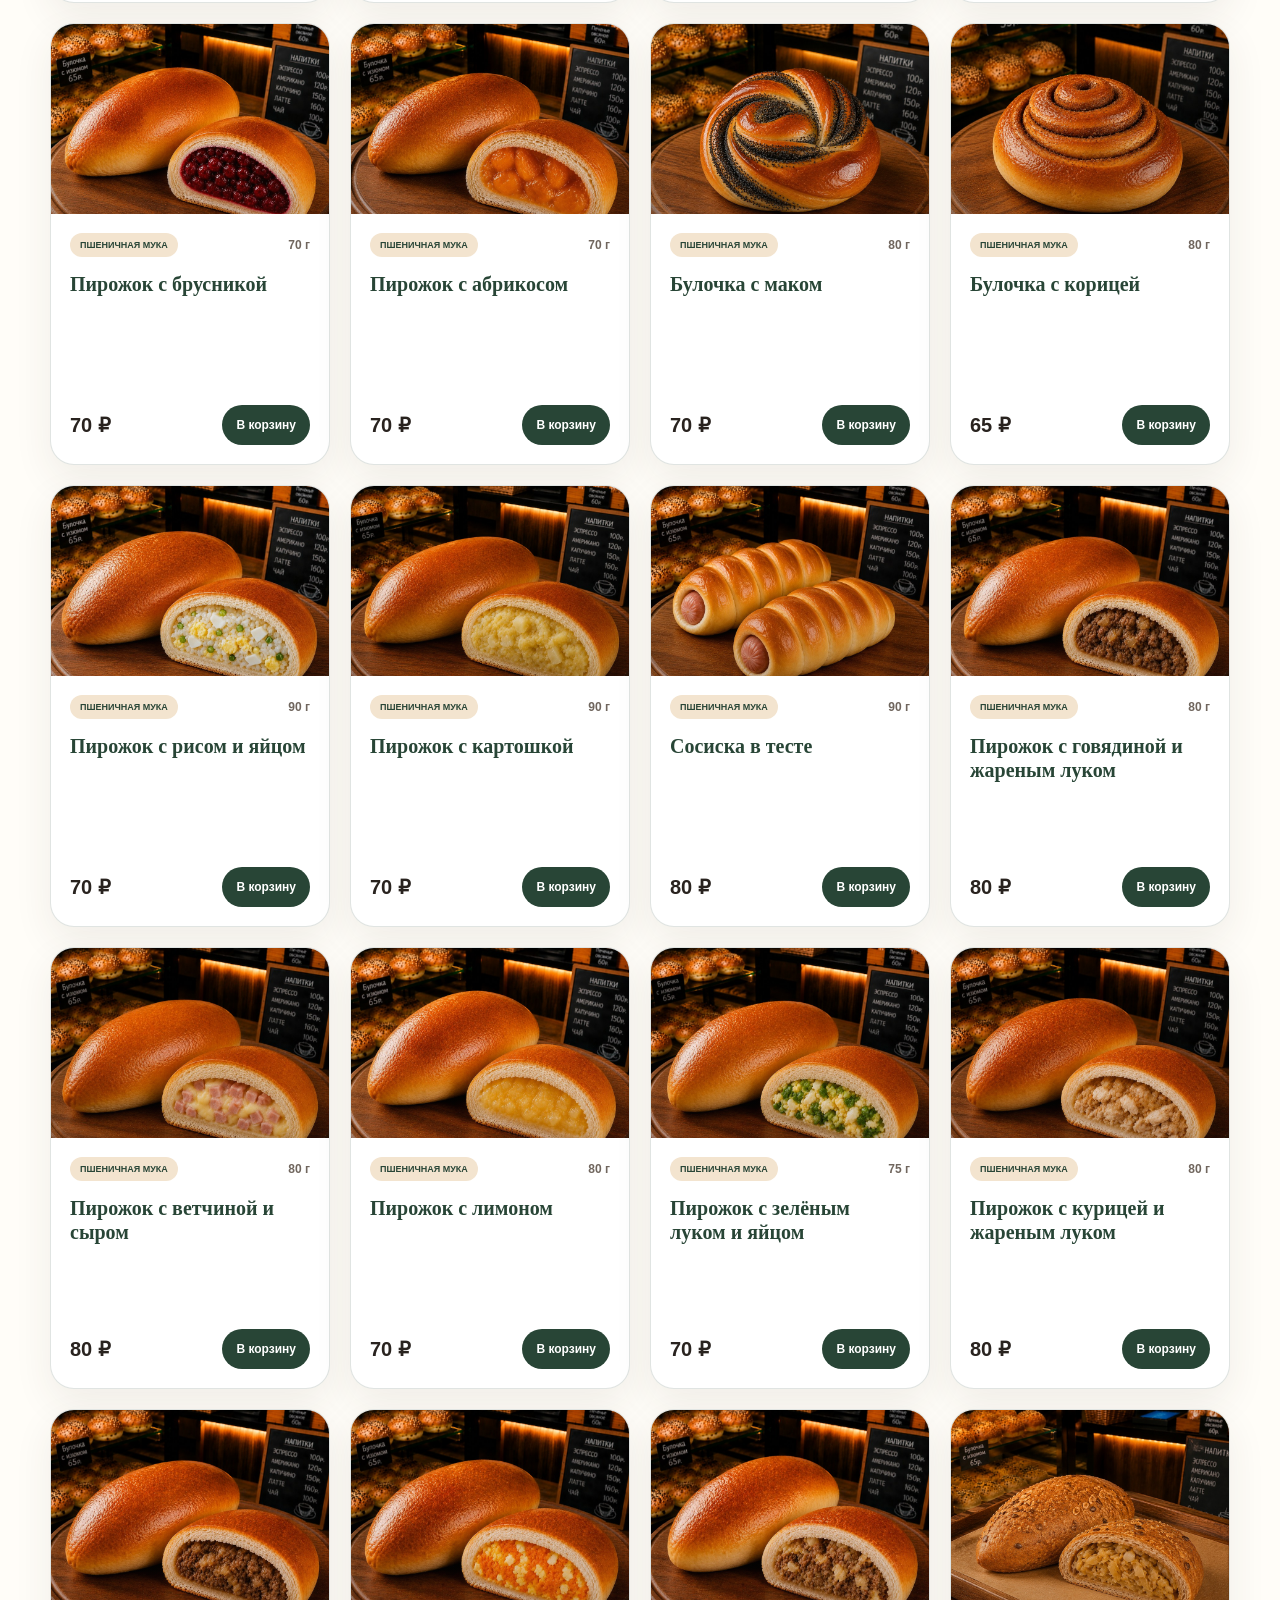
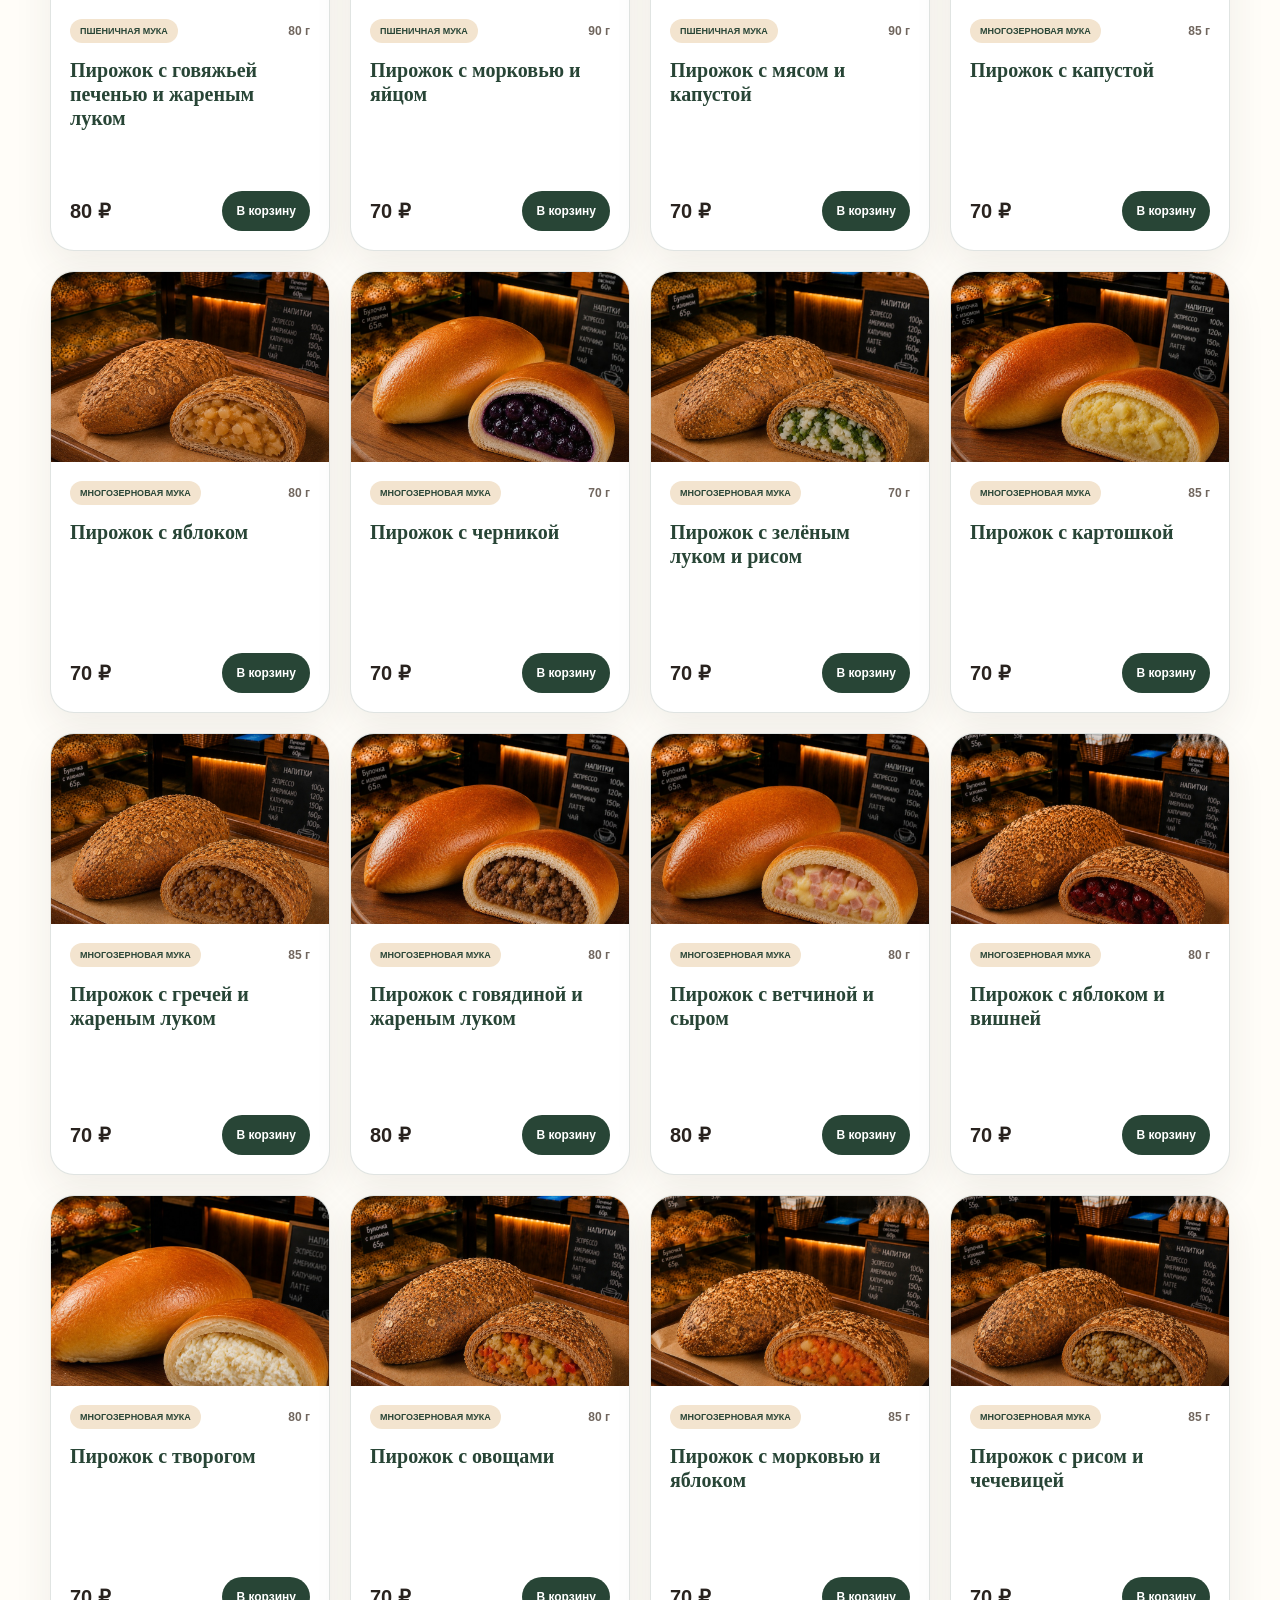
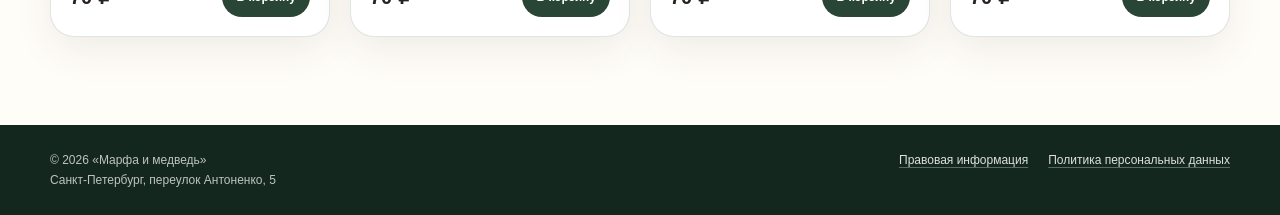
<file: menu.html>
<!DOCTYPE html>
<html lang="ru" class="no-js">
<head>

<meta charset="UTF-8">
<meta name="viewport" content="width=device-width, initial-scale=1.0">
<meta name="theme-color" content="#284536">
<script>document.documentElement.classList.remove("no-js");</script>
<link rel="stylesheet" href="css/style.css?v=15">
<link rel="stylesheet" href="css/adaptive.css?v=14">
<link rel="stylesheet" href="css/animation.css?v=12">

  <link rel="stylesheet" href="css/menu.css?v=32">
  <meta name="description" content="Меню пирожковой «Марфа и медведь»: пирожки, хлеб, сытные и сладкие пироги, торты.">
  <link rel="canonical" href="https://vittowin.github.io/marfa/menu.html">
  <link rel="icon" href="favicon.ico" sizes="any">
  <link rel="icon" type="image/png" sizes="64x64" href="favicon.png">
  <link rel="apple-touch-icon" sizes="180x180" href="apple-touch-icon.png">
  <meta property="og:locale" content="ru_RU">
  <meta property="og:type" content="website">
  <meta property="og:site_name" content="Марфа и медведь">
  <meta property="og:title" content="Меню | Марфа и медведь">
  <meta property="og:description" content="Пирожки, хлеб, сытные и сладкие пироги и торты собственного производства.">
  <meta property="og:url" content="https://vittowin.github.io/marfa/menu.html">
  <meta property="og:image" content="https://vittowin.github.io/marfa/images/hero/menu-bakery.jpg">
  <meta property="og:image:alt" content="Витрина пирожковой «Марфа и медведь»">
  <meta name="twitter:card" content="summary_large_image">
  <title>Меню | Марфа и медведь</title>
</head>
<body>

<header class="site-header">
  <div class="container header-inner">
    <a class="logo" href="./" aria-label="Марфа и медведь — на главную">
      <img class="logo-image" src="images/logo/marfa-logo.png" alt="Марфа и медведь — пекарня с душой" width="72" height="72">
    </a>

    <nav class="main-nav" aria-label="Основная навигация">
      <a href="./">Главная</a>
      <a class="active" href="menu.html" aria-current="page">Меню</a>
      <a href="delivery.html">Доставка</a>
      <a href="contacts.html">Контакты</a>
    </nav>

    <div class="header-actions">
      <a class="header-phone" href="tel:+79112875453">+7 911 287-54-53</a>
      <a class="button button--green" href="menu.html">Заказать</a>
      <button class="header-cart" id="cartOpen" type="button" aria-controls="cartPanel" aria-expanded="false" aria-label="Открыть корзину">
        <span>Корзина</span>
        <span class="cart-count" id="cartCount">0</span>
      </button>
      <button class="menu-toggle" type="button" aria-label="Открыть меню" aria-controls="mobileNav" aria-expanded="false">
        <span></span><span></span><span></span>
      </button>
    </div>

    <nav class="mobile-nav" id="mobileNav" aria-label="Мобильная навигация">
      <a href="./">Главная</a>
      <a class="active" href="menu.html" aria-current="page">Меню</a>
      <a href="delivery.html">Доставка</a>
      <a href="contacts.html">Контакты</a>
    </nav>
  </div>
</header>


  <main>
    <section class="page-hero page-hero--menu">
      <div class="container menu-hero-grid">
        <div class="menu-hero-copy">
          <span class="eyebrow">Меню</span>

          <h1>Свежая выпечка<br>на каждый день</h1>

          <p class="menu-hero-lead">
            Пирожки, хлеб, пироги и торты — выбирайте категорию
            и сразу переходите к нужным товарам.
          </p>

          <div class="menu-hero-facts" aria-label="Информация о меню">
            <span>
              <svg aria-hidden="true" viewBox="0 0 24 24" fill="none">
                <circle cx="12" cy="12" r="9"></circle>
                <path d="M12 7v5l3 2"></path>
              </svg>
              Ежедневно, 08:00–20:00
            </span>

            <span>
              <svg aria-hidden="true" viewBox="0 0 24 24" fill="none">
                <circle cx="12" cy="12" r="9"></circle>
                <path d="m8 12 2.5 2.5L16 9"></path>
              </svg>
              Наличие подтвердим при заказе
            </span>
          </div>

          <div class="menu-hero-actions">
            <a class="button button--orange" href="#menuCatalog">
              Смотреть меню
              <svg aria-hidden="true" viewBox="0 0 24 24" fill="none">
                <path d="M12 5v14"></path>
                <path d="m6 13 6 6 6-6"></path>
              </svg>
            </a>
          </div>
        </div>

        <div class="menu-hero-visual">
          <div class="menu-hero-photo">
            <img src="images/hero/menu-bakery.jpg" alt="Витрина пирожковой «Марфа и медведь»" width="900" height="1200">
          </div>

          <div class="hero-note hero-note--bottom menu-hero-note">
            <strong>На витрине</strong>
            <span>свежая выпечка каждый день</span>
          </div>
        </div>
      </div>
    </section>

    <section class="section section--paper menu-catalog-section" id="menuCatalog">
      <div class="container">
        <div class="menu-toolbar">
          <div class="filters" aria-label="Фильтр каталога">
            <button class="filter-button" type="button" data-filter="all" aria-pressed="false">Всё</button>
            <button class="filter-button active" type="button" data-filter="pies" aria-pressed="true">Пирожки</button>
            <button class="filter-button" type="button" data-filter="bread" aria-pressed="false">Хлеб</button>
            <button class="filter-button" type="button" data-filter="savory-pies" aria-pressed="false">Сытные пироги</button>
            <button class="filter-button" type="button" data-filter="sweet-pies" aria-pressed="false">Сладкие пироги</button>
            <button class="filter-button" type="button" data-filter="cakes" aria-pressed="false">Торты</button>
          </div>

          <label class="menu-search">
            <input
              id="menuSearch"
              type="search"
              placeholder="Найти выпечку"
              aria-label="Поиск по меню"
              autocomplete="off"
            >
            <svg aria-hidden="true" viewBox="0 0 24 24" fill="none">
              <circle cx="11" cy="11" r="6.5"></circle>
              <path d="m16 16 4 4"></path>
            </svg>
          </label>
        </div>

        <div class="no-js-fallback">
          <p>Ниже показано полное меню. Чтобы оформить заказ без JavaScript, позвоните нам.</p>
          <a class="button button--green" href="tel:+79112875453">Позвонить: +7 911 287-54-53</a>
        </div>

        <p class="cake-note" id="cakeNote" hidden>
          На любой торт можно добавить поздравительную надпись - шоколадный медальончик с поздравительной надписью - 300 ₽
        </p>

        <p class="menu-no-results" id="menuNoResults" role="status" hidden>
          По вашему запросу ничего не найдено. Попробуйте изменить название или выбрать другую категорию.
        </p>

        <div class="products-grid" id="productsGrid">
        <article class="product-card" data-id="wheat-cabbage-egg" data-category="pies">
          <div class="product-image">
            <img src="images/products/pies/pie-cabbage-egg.jpg" alt="Пирожок с капустой и яйцом" width="900" height="900" loading="lazy">
          </div>
          <div class="product-body">
            <div class="product-topline">
              <span class="product-tag product-tag--inline">Пшеничная мука</span>
              <span class="product-weight">85 г</span>
            </div>
            <h3>Пирожок с капустой и яйцом</h3>

            <div class="product-bottom">
              <span class="product-price">70 ₽</span>
              <div class="product-cart-control" data-cart-control="wheat-cabbage-egg">
                <button class="add-to-cart" type="button" data-cart-add="wheat-cabbage-egg">В корзину</button>
              </div>
            </div>
          </div>
        </article>
        <article class="product-card" data-id="wheat-apple" data-category="pies">
          <div class="product-image">
            <img src="images/products/pies/pie-apple.jpg" alt="Пирожок с яблоком" width="900" height="900" loading="lazy">
          </div>
          <div class="product-body">
            <div class="product-topline">
              <span class="product-tag product-tag--inline">Пшеничная мука</span>
              <span class="product-weight">80 г</span>
            </div>
            <h3>Пирожок с яблоком</h3>

            <div class="product-bottom">
              <span class="product-price">70 ₽</span>
              <div class="product-cart-control" data-cart-control="wheat-apple">
                <button class="add-to-cart" type="button" data-cart-add="wheat-apple">В корзину</button>
              </div>
            </div>
          </div>
        </article>
        <article class="product-card" data-id="wheat-cottage-cheese" data-category="pies">
          <div class="product-image">
            <img src="images/products/pies/pie-cottage-cheese.jpg" alt="Пирожок с творогом" width="900" height="900" loading="lazy">
          </div>
          <div class="product-body">
            <div class="product-topline">
              <span class="product-tag product-tag--inline">Пшеничная мука</span>
              <span class="product-weight">80 г</span>
            </div>
            <h3>Пирожок с творогом</h3>

            <div class="product-bottom">
              <span class="product-price">70 ₽</span>
              <div class="product-cart-control" data-cart-control="wheat-cottage-cheese">
                <button class="add-to-cart" type="button" data-cart-add="wheat-cottage-cheese">В корзину</button>
              </div>
            </div>
          </div>
        </article>
        <article class="product-card" data-id="wheat-condensed-milk" data-category="pies">
          <div class="product-image">
            <img src="images/products/pies/pie-condensed-milk.jpg" alt="Пирожок со сгущёнкой" width="900" height="900" loading="lazy">
          </div>
          <div class="product-body">
            <div class="product-topline">
              <span class="product-tag product-tag--inline">Пшеничная мука</span>
              <span class="product-weight">80 г</span>
            </div>
            <h3>Пирожок со сгущёнкой</h3>

            <div class="product-bottom">
              <span class="product-price">70 ₽</span>
              <div class="product-cart-control" data-cart-control="wheat-condensed-milk">
                <button class="add-to-cart" type="button" data-cart-add="wheat-condensed-milk">В корзину</button>
              </div>
            </div>
          </div>
        </article>
        <article class="product-card" data-id="wheat-strawberry" data-category="pies">
          <div class="product-image">
            <img src="images/products/pies/pie-strawberry.jpg" alt="Пирожок с клубникой" width="900" height="900" loading="lazy">
          </div>
          <div class="product-body">
            <div class="product-topline">
              <span class="product-tag product-tag--inline">Пшеничная мука</span>
              <span class="product-weight">70 г</span>
            </div>
            <h3>Пирожок с клубникой</h3>

            <div class="product-bottom">
              <span class="product-price">70 ₽</span>
              <div class="product-cart-control" data-cart-control="wheat-strawberry">
                <button class="add-to-cart" type="button" data-cart-add="wheat-strawberry">В корзину</button>
              </div>
            </div>
          </div>
        </article>
        <article class="product-card" data-id="wheat-cherry" data-category="pies">
          <div class="product-image">
            <img src="images/products/pies/pie-cherry.jpg" alt="Пирожок с вишней" width="900" height="900" loading="lazy">
          </div>
          <div class="product-body">
            <div class="product-topline">
              <span class="product-tag product-tag--inline">Пшеничная мука</span>
              <span class="product-weight">70 г</span>
            </div>
            <h3>Пирожок с вишней</h3>

            <div class="product-bottom">
              <span class="product-price">70 ₽</span>
              <div class="product-cart-control" data-cart-control="wheat-cherry">
                <button class="add-to-cart" type="button" data-cart-add="wheat-cherry">В корзину</button>
              </div>
            </div>
          </div>
        </article>
        <article class="product-card" data-id="wheat-blueberry" data-category="pies">
          <div class="product-image">
            <img src="images/products/pies/pie-blueberry.jpg" alt="Пирожок с черникой" width="900" height="900" loading="lazy">
          </div>
          <div class="product-body">
            <div class="product-topline">
              <span class="product-tag product-tag--inline">Пшеничная мука</span>
              <span class="product-weight">70 г</span>
            </div>
            <h3>Пирожок с черникой</h3>

            <div class="product-bottom">
              <span class="product-price">70 ₽</span>
              <div class="product-cart-control" data-cart-control="wheat-blueberry">
                <button class="add-to-cart" type="button" data-cart-add="wheat-blueberry">В корзину</button>
              </div>
            </div>
          </div>
        </article>
        <article class="product-card" data-id="wheat-raspberry" data-category="pies">
          <div class="product-image">
            <img src="images/products/pies/pie-raspberry.jpg" alt="Пирожок с малиной" width="900" height="900" loading="lazy">
          </div>

          <div class="product-body">
            <div class="product-topline">
              <span class="product-tag product-tag--inline">Пшеничная мука</span>
              <span class="product-weight">70 г</span>
            </div>
            <h3>Пирожок с малиной</h3>

            <div class="product-bottom">
              <span class="product-price">70 ₽</span>
              <div class="product-cart-control" data-cart-control="wheat-raspberry">
                <button class="add-to-cart" type="button" data-cart-add="wheat-raspberry">В корзину</button>
              </div>
            </div>
          </div>
        </article>
        <article class="product-card" data-id="wheat-lingonberry" data-category="pies">
          <div class="product-image">
            <img src="images/products/pies/pie-lingonberry.jpg" alt="Пирожок с брусникой" width="900" height="900" loading="lazy">
          </div>
          <div class="product-body">
            <div class="product-topline">
              <span class="product-tag product-tag--inline">Пшеничная мука</span>
              <span class="product-weight">70 г</span>
            </div>
            <h3>Пирожок с брусникой</h3>

            <div class="product-bottom">
              <span class="product-price">70 ₽</span>
              <div class="product-cart-control" data-cart-control="wheat-lingonberry">
                <button class="add-to-cart" type="button" data-cart-add="wheat-lingonberry">В корзину</button>
              </div>
            </div>
          </div>
        </article>
        <article class="product-card" data-id="wheat-apricot" data-category="pies">
          <div class="product-image">
            <img src="images/products/pies/pie-apricot.jpg" alt="Пирожок с абрикосом" width="900" height="900" loading="lazy">
          </div>
          <div class="product-body">
            <div class="product-topline">
              <span class="product-tag product-tag--inline">Пшеничная мука</span>
              <span class="product-weight">70 г</span>
            </div>
            <h3>Пирожок с абрикосом</h3>

            <div class="product-bottom">
              <span class="product-price">70 ₽</span>
              <div class="product-cart-control" data-cart-control="wheat-apricot">
                <button class="add-to-cart" type="button" data-cart-add="wheat-apricot">В корзину</button>
              </div>
            </div>
          </div>
        </article>
        <article class="product-card" data-id="wheat-poppy-bun" data-category="pies">
          <div class="product-image">
            <img src="images/products/pies/pie-poppy.jpg" alt="Булочка с маком" width="900" height="900" loading="lazy">
          </div>
          <div class="product-body">
            <div class="product-topline">
              <span class="product-tag product-tag--inline">Пшеничная мука</span>
              <span class="product-weight">80 г</span>
            </div>
            <h3>Булочка с маком</h3>

            <div class="product-bottom">
              <span class="product-price">70 ₽</span>
              <div class="product-cart-control" data-cart-control="wheat-poppy-bun">
                <button class="add-to-cart" type="button" data-cart-add="wheat-poppy-bun">В корзину</button>
              </div>
            </div>
          </div>
        </article>
        <article class="product-card" data-id="wheat-cinnamon-bun" data-category="pies">
          <div class="product-image">
            <img src="images/products/pies/pie-cinnamon.jpg" alt="Булочка с корицей" width="900" height="900" loading="lazy">
          </div>
          <div class="product-body">
            <div class="product-topline">
              <span class="product-tag product-tag--inline">Пшеничная мука</span>
              <span class="product-weight">80 г</span>
            </div>
            <h3>Булочка с корицей</h3>

            <div class="product-bottom">
              <span class="product-price">65 ₽</span>
              <div class="product-cart-control" data-cart-control="wheat-cinnamon-bun">
                <button class="add-to-cart" type="button" data-cart-add="wheat-cinnamon-bun">В корзину</button>
              </div>
            </div>
          </div>
        </article>
        <article class="product-card" data-id="wheat-rice-egg" data-category="pies">
          <div class="product-image">
            <img src="images/products/pies/pie-rice-egg.jpg" alt="Пирожок с рисом и яйцом" width="900" height="900" loading="lazy">
          </div>
          <div class="product-body">
            <div class="product-topline">
              <span class="product-tag product-tag--inline">Пшеничная мука</span>
              <span class="product-weight">90 г</span>
            </div>
            <h3>Пирожок с рисом и яйцом</h3>

            <div class="product-bottom">
              <span class="product-price">70 ₽</span>
              <div class="product-cart-control" data-cart-control="wheat-rice-egg">
                <button class="add-to-cart" type="button" data-cart-add="wheat-rice-egg">В корзину</button>
              </div>
            </div>
          </div>
        </article>
        <article class="product-card" data-id="wheat-potato" data-category="pies">
          <div class="product-image">
            <img src="images/products/pies/pie-potato.jpg" alt="Пирожок с картошкой" width="900" height="900" loading="lazy">
          </div>
          <div class="product-body">
            <div class="product-topline">
              <span class="product-tag product-tag--inline">Пшеничная мука</span>
              <span class="product-weight">90 г</span>
            </div>
            <h3>Пирожок с картошкой</h3>

            <div class="product-bottom">
              <span class="product-price">70 ₽</span>
              <div class="product-cart-control" data-cart-control="wheat-potato">
                <button class="add-to-cart" type="button" data-cart-add="wheat-potato">В корзину</button>
              </div>
            </div>
          </div>
        </article>
        <article class="product-card" data-id="wheat-sausage" data-category="pies">
          <div class="product-image">
            <img src="images/products/pies/pie-sausage.jpg" alt="Сосиска в тесте" width="900" height="900" loading="lazy">
          </div>
          <div class="product-body">
            <div class="product-topline">
              <span class="product-tag product-tag--inline">Пшеничная мука</span>
              <span class="product-weight">90 г</span>
            </div>
            <h3>Сосиска в тесте</h3>

            <div class="product-bottom">
              <span class="product-price">80 ₽</span>
              <div class="product-cart-control" data-cart-control="wheat-sausage">
                <button class="add-to-cart" type="button" data-cart-add="wheat-sausage">В корзину</button>
              </div>
            </div>
          </div>
        </article>
        <article class="product-card" data-id="wheat-beef-onion" data-category="pies">
          <div class="product-image">
            <img src="images/products/pies/pie-beef-onion.jpg" alt="Пирожок с говядиной и жареным луком" width="900" height="900" loading="lazy">
          </div>
          <div class="product-body">
            <div class="product-topline">
              <span class="product-tag product-tag--inline">Пшеничная мука</span>
              <span class="product-weight">80 г</span>
            </div>
            <h3>Пирожок с говядиной и жареным луком</h3>

            <div class="product-bottom">
              <span class="product-price">80 ₽</span>
              <div class="product-cart-control" data-cart-control="wheat-beef-onion">
                <button class="add-to-cart" type="button" data-cart-add="wheat-beef-onion">В корзину</button>
              </div>
            </div>
          </div>
        </article>
        <article class="product-card" data-id="wheat-ham-cheese" data-category="pies">
          <div class="product-image">
            <img src="images/products/pies/pie-ham-cheese.jpg" alt="Пирожок с ветчиной и сыром" width="900" height="900" loading="lazy">
          </div>
          <div class="product-body">
            <div class="product-topline">
              <span class="product-tag product-tag--inline">Пшеничная мука</span>
              <span class="product-weight">80 г</span>
            </div>
            <h3>Пирожок с ветчиной и сыром</h3>

            <div class="product-bottom">
              <span class="product-price">80 ₽</span>
              <div class="product-cart-control" data-cart-control="wheat-ham-cheese">
                <button class="add-to-cart" type="button" data-cart-add="wheat-ham-cheese">В корзину</button>
              </div>
            </div>
          </div>
        </article>
        <article class="product-card" data-id="wheat-lemon" data-category="pies">
          <div class="product-image">
            <img src="images/products/pies/pie-lemon.jpg" alt="Пирожок с лимоном" width="900" height="900" loading="lazy">
          </div>
          <div class="product-body">
            <div class="product-topline">
              <span class="product-tag product-tag--inline">Пшеничная мука</span>
              <span class="product-weight">80 г</span>
            </div>
            <h3>Пирожок с лимоном</h3>

            <div class="product-bottom">
              <span class="product-price">70 ₽</span>
              <div class="product-cart-control" data-cart-control="wheat-lemon">
                <button class="add-to-cart" type="button" data-cart-add="wheat-lemon">В корзину</button>
              </div>
            </div>
          </div>
        </article>
        <article class="product-card" data-id="wheat-green-onion-egg" data-category="pies">
          <div class="product-image">
            <img src="images/products/pies/pie-green-onion-egg.jpg" alt="Пирожок с зелёным луком и яйцом" width="900" height="900" loading="lazy">
          </div>
          <div class="product-body">
            <div class="product-topline">
              <span class="product-tag product-tag--inline">Пшеничная мука</span>
              <span class="product-weight">75 г</span>
            </div>
            <h3>Пирожок с зелёным луком и яйцом</h3>

            <div class="product-bottom">
              <span class="product-price">70 ₽</span>
              <div class="product-cart-control" data-cart-control="wheat-green-onion-egg">
                <button class="add-to-cart" type="button" data-cart-add="wheat-green-onion-egg">В корзину</button>
              </div>
            </div>
          </div>
        </article>
        <article class="product-card" data-id="wheat-chicken-onion" data-category="pies">
          <div class="product-image">
            <img src="images/products/pies/pie-chicken-onion.jpg" alt="Пирожок с курицей и жареным луком" width="900" height="900" loading="lazy">
          </div>
          <div class="product-body">
            <div class="product-topline">
              <span class="product-tag product-tag--inline">Пшеничная мука</span>
              <span class="product-weight">80 г</span>
            </div>
            <h3>Пирожок с курицей и жареным луком</h3>

            <div class="product-bottom">
              <span class="product-price">80 ₽</span>
              <div class="product-cart-control" data-cart-control="wheat-chicken-onion">
                <button class="add-to-cart" type="button" data-cart-add="wheat-chicken-onion">В корзину</button>
              </div>
            </div>
          </div>
        </article>
        <article class="product-card" data-id="wheat-liver-onion" data-category="pies">
          <div class="product-image">
            <img src="images/products/pies/pie-liver-onion.jpg" alt="Пирожок с говяжьей печенью и жареным луком" width="900" height="900" loading="lazy">
          </div>
          <div class="product-body">
            <div class="product-topline">
              <span class="product-tag product-tag--inline">Пшеничная мука</span>
              <span class="product-weight">80 г</span>
            </div>
            <h3>Пирожок с говяжьей печенью и жареным луком</h3>

            <div class="product-bottom">
              <span class="product-price">80 ₽</span>
              <div class="product-cart-control" data-cart-control="wheat-liver-onion">
                <button class="add-to-cart" type="button" data-cart-add="wheat-liver-onion">В корзину</button>
              </div>
            </div>
          </div>
        </article>
        <article class="product-card" data-id="wheat-carrot-egg" data-category="pies">
          <div class="product-image">
            <img src="images/products/pies/pie-carrot-egg.jpg" alt="Пирожок с морковью и яйцом" width="900" height="900" loading="lazy">
          </div>
          <div class="product-body">
            <div class="product-topline">
              <span class="product-tag product-tag--inline">Пшеничная мука</span>
              <span class="product-weight">90 г</span>
            </div>
            <h3>Пирожок с морковью и яйцом</h3>

            <div class="product-bottom">
              <span class="product-price">70 ₽</span>
              <div class="product-cart-control" data-cart-control="wheat-carrot-egg">
                <button class="add-to-cart" type="button" data-cart-add="wheat-carrot-egg">В корзину</button>
              </div>
            </div>
          </div>
        </article>
        <article class="product-card" data-id="wheat-beef-cabbage" data-category="pies">
          <div class="product-image">
            <img src="images/products/pies/pie-beef-cabbage.jpg" alt="Пирожок с мясом и капустой" width="900" height="900" loading="lazy">
          </div>
          <div class="product-body">
            <div class="product-topline">
              <span class="product-tag product-tag--inline">Пшеничная мука</span>
              <span class="product-weight">90 г</span>
            </div>
            <h3>Пирожок с мясом и капустой</h3>

            <div class="product-bottom">
              <span class="product-price">70 ₽</span>
              <div class="product-cart-control" data-cart-control="wheat-beef-cabbage">
                <button class="add-to-cart" type="button" data-cart-add="wheat-beef-cabbage">В корзину</button>
              </div>
            </div>
          </div>
        </article>
        <article class="product-card" data-id="multigrain-cabbage" data-category="pies">
          <div class="product-image">
            <img src="images/products/pies/pie-multigrain-cabbage.jpg" alt="Пирожок с капустой" width="900" height="900" loading="lazy">
          </div>

          <div class="product-body">
            <div class="product-topline">
              <span class="product-tag product-tag--inline">Многозерновая мука</span>
              <span class="product-weight">85 г</span>
            </div>
            <h3>Пирожок с капустой</h3>

            <div class="product-bottom">
              <span class="product-price">70 ₽</span>
              <div class="product-cart-control" data-cart-control="multigrain-cabbage">
                <button class="add-to-cart" type="button" data-cart-add="multigrain-cabbage">В корзину</button>
              </div>
            </div>
          </div>
        </article>
        <article class="product-card" data-id="multigrain-apple" data-category="pies">
          <div class="product-image">
            <img src="images/products/pies/pie-multigrain-apple.jpg" alt="Пирожок с яблоком" width="900" height="900" loading="lazy">
          </div>
          <div class="product-body">
            <div class="product-topline">
              <span class="product-tag product-tag--inline">Многозерновая мука</span>
              <span class="product-weight">80 г</span>
            </div>
            <h3>Пирожок с яблоком</h3>

            <div class="product-bottom">
              <span class="product-price">70 ₽</span>
              <div class="product-cart-control" data-cart-control="multigrain-apple">
                <button class="add-to-cart" type="button" data-cart-add="multigrain-apple">В корзину</button>
              </div>
            </div>
          </div>
        </article>
        <article class="product-card" data-id="multigrain-blueberry" data-category="pies">
          <div class="product-image">
            <img src="images/products/pies/pie-blueberry.jpg" alt="Пирожок с черникой" width="900" height="900" loading="lazy">
          </div>
          <div class="product-body">
            <div class="product-topline">
              <span class="product-tag product-tag--inline">Многозерновая мука</span>
              <span class="product-weight">70 г</span>
            </div>
            <h3>Пирожок с черникой</h3>

            <div class="product-bottom">
              <span class="product-price">70 ₽</span>
              <div class="product-cart-control" data-cart-control="multigrain-blueberry">
                <button class="add-to-cart" type="button" data-cart-add="multigrain-blueberry">В корзину</button>
              </div>
            </div>
          </div>
        </article>
        <article class="product-card" data-id="multigrain-green-onion-rice" data-category="pies">
          <div class="product-image">
            <img src="images/products/pies/pie-multigrain-green-onion-rice.jpg" alt="Пирожок с зелёным луком и рисом" width="900" height="900" loading="lazy">
          </div>

          <div class="product-body">
            <div class="product-topline">
              <span class="product-tag product-tag--inline">Многозерновая мука</span>
              <span class="product-weight">70 г</span>
            </div>
            <h3>Пирожок с зелёным луком и рисом</h3>

            <div class="product-bottom">
              <span class="product-price">70 ₽</span>
              <div class="product-cart-control" data-cart-control="multigrain-green-onion-rice">
                <button class="add-to-cart" type="button" data-cart-add="multigrain-green-onion-rice">В корзину</button>
              </div>
            </div>
          </div>
        </article>
        <article class="product-card" data-id="multigrain-potato" data-category="pies">
          <div class="product-image">
            <img src="images/products/pies/pie-potato.jpg" alt="Пирожок с картошкой" width="900" height="900" loading="lazy">
          </div>
          <div class="product-body">
            <div class="product-topline">
              <span class="product-tag product-tag--inline">Многозерновая мука</span>
              <span class="product-weight">85 г</span>
            </div>
            <h3>Пирожок с картошкой</h3>

            <div class="product-bottom">
              <span class="product-price">70 ₽</span>
              <div class="product-cart-control" data-cart-control="multigrain-potato">
                <button class="add-to-cart" type="button" data-cart-add="multigrain-potato">В корзину</button>
              </div>
            </div>
          </div>
        </article>
        <article class="product-card" data-id="multigrain-buckwheat-onion" data-category="pies">
          <div class="product-image">
            <img src="images/products/pies/pie-multigrain-buckwheat-onion.jpg" alt="Пирожок с гречей и жареным луком" width="900" height="900" loading="lazy">
          </div>

          <div class="product-body">
            <div class="product-topline">
              <span class="product-tag product-tag--inline">Многозерновая мука</span>
              <span class="product-weight">85 г</span>
            </div>
            <h3>Пирожок с гречей и жареным луком</h3>

            <div class="product-bottom">
              <span class="product-price">70 ₽</span>
              <div class="product-cart-control" data-cart-control="multigrain-buckwheat-onion">
                <button class="add-to-cart" type="button" data-cart-add="multigrain-buckwheat-onion">В корзину</button>
              </div>
            </div>
          </div>
        </article>
        <article class="product-card" data-id="multigrain-beef-onion" data-category="pies">
          <div class="product-image">
            <img src="images/products/pies/pie-beef-onion.jpg" alt="Пирожок с говядиной и жареным луком" width="900" height="900" loading="lazy">
          </div>
          <div class="product-body">
            <div class="product-topline">
              <span class="product-tag product-tag--inline">Многозерновая мука</span>
              <span class="product-weight">80 г</span>
            </div>
            <h3>Пирожок с говядиной и жареным луком</h3>

            <div class="product-bottom">
              <span class="product-price">80 ₽</span>
              <div class="product-cart-control" data-cart-control="multigrain-beef-onion">
                <button class="add-to-cart" type="button" data-cart-add="multigrain-beef-onion">В корзину</button>
              </div>
            </div>
          </div>
        </article>
        <article class="product-card" data-id="multigrain-ham-cheese" data-category="pies">
          <div class="product-image">
            <img src="images/products/pies/pie-ham-cheese.jpg" alt="Пирожок с ветчиной и сыром" width="900" height="900" loading="lazy">
          </div>
          <div class="product-body">
            <div class="product-topline">
              <span class="product-tag product-tag--inline">Многозерновая мука</span>
              <span class="product-weight">80 г</span>
            </div>
            <h3>Пирожок с ветчиной и сыром</h3>

            <div class="product-bottom">
              <span class="product-price">80 ₽</span>
              <div class="product-cart-control" data-cart-control="multigrain-ham-cheese">
                <button class="add-to-cart" type="button" data-cart-add="multigrain-ham-cheese">В корзину</button>
              </div>
            </div>
          </div>
        </article>
        <article class="product-card" data-id="multigrain-apple-cherry" data-category="pies">
          <div class="product-image">
            <img src="images/products/pies/pie-multigrain-apple-cherry.jpg" alt="Пирожок с яблоком и вишней" width="900" height="900" loading="lazy">
          </div>

          <div class="product-body">
            <div class="product-topline">
              <span class="product-tag product-tag--inline">Многозерновая мука</span>
              <span class="product-weight">80 г</span>
            </div>
            <h3>Пирожок с яблоком и вишней</h3>

            <div class="product-bottom">
              <span class="product-price">70 ₽</span>
              <div class="product-cart-control" data-cart-control="multigrain-apple-cherry">
                <button class="add-to-cart" type="button" data-cart-add="multigrain-apple-cherry">В корзину</button>
              </div>
            </div>
          </div>
        </article>
        <article class="product-card" data-id="multigrain-cottage-cheese" data-category="pies">
          <div class="product-image">
            <img src="images/products/pies/pie-cottage-cheese.jpg" alt="Пирожок с творогом" width="900" height="900" loading="lazy">
          </div>
          <div class="product-body">
            <div class="product-topline">
              <span class="product-tag product-tag--inline">Многозерновая мука</span>
              <span class="product-weight">80 г</span>
            </div>
            <h3>Пирожок с творогом</h3>

            <div class="product-bottom">
              <span class="product-price">70 ₽</span>
              <div class="product-cart-control" data-cart-control="multigrain-cottage-cheese">
                <button class="add-to-cart" type="button" data-cart-add="multigrain-cottage-cheese">В корзину</button>
              </div>
            </div>
          </div>
        </article>
        <article class="product-card" data-id="multigrain-vegetable" data-category="pies">
          <div class="product-image">
            <img src="images/products/pies/pie-multigrain-vegetable.jpg" alt="Пирожок с овощами" width="900" height="900" loading="lazy">
          </div>

          <div class="product-body">
            <div class="product-topline">
              <span class="product-tag product-tag--inline">Многозерновая мука</span>
              <span class="product-weight">80 г</span>
            </div>
            <h3>Пирожок с овощами</h3>

            <div class="product-bottom">
              <span class="product-price">70 ₽</span>
              <div class="product-cart-control" data-cart-control="multigrain-vegetable">
                <button class="add-to-cart" type="button" data-cart-add="multigrain-vegetable">В корзину</button>
              </div>
            </div>
          </div>
        </article>
        <article class="product-card" data-id="multigrain-carrot-apple" data-category="pies">
          <div class="product-image">
            <img src="images/products/pies/pie-multigrain-carrot-apple.jpg" alt="Пирожок с морковью и яблоком" width="900" height="900" loading="lazy">
          </div>

          <div class="product-body">
            <div class="product-topline">
              <span class="product-tag product-tag--inline">Многозерновая мука</span>
              <span class="product-weight">85 г</span>
            </div>
            <h3>Пирожок с морковью и яблоком</h3>

            <div class="product-bottom">
              <span class="product-price">70 ₽</span>
              <div class="product-cart-control" data-cart-control="multigrain-carrot-apple">
                <button class="add-to-cart" type="button" data-cart-add="multigrain-carrot-apple">В корзину</button>
              </div>
            </div>
          </div>
        </article>
        <article class="product-card" data-id="multigrain-rice-lentils" data-category="pies">
          <div class="product-image">
            <img src="images/products/pies/pie-multigrain-rice-lentils.jpg" alt="Пирожок с рисом и чечевицей" width="900" height="900" loading="lazy">
          </div>

          <div class="product-body">
            <div class="product-topline">
              <span class="product-tag product-tag--inline">Многозерновая мука</span>
              <span class="product-weight">85 г</span>
            </div>
            <h3>Пирожок с рисом и чечевицей</h3>

            <div class="product-bottom">
              <span class="product-price">70 ₽</span>
              <div class="product-cart-control" data-cart-control="multigrain-rice-lentils">
                <button class="add-to-cart" type="button" data-cart-add="multigrain-rice-lentils">В корзину</button>
              </div>
            </div>
          </div>
        </article>
        <article class="product-card" data-id="bread-wheat-rye-bran" data-category="bread">
          <div class="product-image">
            <img src="images/products/bread/bread-wheat-rye-bran.jpg" alt="Хлеб пшенично-ржаной с отрубями" width="900" height="900" loading="lazy">
          </div>
          <div class="product-body">
            <div class="product-topline">
              <span class="product-tag product-tag--inline">Хлеб</span>
              <span class="product-weight">280 г</span>
            </div>
            <h3>Хлеб пшенично-ржаной с отрубями</h3>
            <p>Свежий хлеб собственного производства.</p>
            <div class="product-bottom">
              <span class="product-price">75 ₽</span>
              <div class="product-cart-control" data-cart-control="bread-wheat-rye-bran">
                <button class="add-to-cart" type="button" data-cart-add="bread-wheat-rye-bran">В корзину</button>
              </div>
            </div>
          </div>
        </article>
        <article class="product-card" data-id="bread-gray" data-category="bread">
          <div class="product-image">
            <img src="images/products/bread/bread-gray.jpg" alt="Хлеб серый" width="900" height="900" loading="lazy">
          </div>
          <div class="product-body">
            <div class="product-topline">
              <span class="product-tag product-tag--inline">Хлеб</span>
              <span class="product-weight">250 г</span>
            </div>
            <h3>Хлеб серый</h3>
            <p>Свежий хлеб собственного производства.</p>
            <div class="product-bottom">
              <span class="product-price">75 ₽</span>
              <div class="product-cart-control" data-cart-control="bread-gray">
                <button class="add-to-cart" type="button" data-cart-add="bread-gray">В корзину</button>
              </div>
            </div>
          </div>
        </article>
        <article class="product-card" data-id="bread-white-loaf" data-category="bread">
          <div class="product-image">
            <img src="images/products/bread/bread-white-loaf.jpg" alt="Хлеб белый, буханка" width="900" height="900" loading="lazy">
          </div>

          <div class="product-body">
            <div class="product-topline">
              <span class="product-tag product-tag--inline">Хлеб</span>
              <span class="product-weight">230 г</span>
            </div>
            <h3>Хлеб белый, буханка</h3>
            <p>Свежий хлеб собственного производства.</p>
            <div class="product-bottom">
              <span class="product-price">75 ₽</span>
              <div class="product-cart-control" data-cart-control="bread-white-loaf">
                <button class="add-to-cart" type="button" data-cart-add="bread-white-loaf">В корзину</button>
              </div>
            </div>
          </div>
        </article>
        <article class="product-card" data-id="bread-white-round" data-category="bread">
          <div class="product-image">
            <img src="images/products/bread/bread-white-round.jpg" alt="Хлеб белый круглый" width="900" height="900" loading="lazy">
          </div>

          <div class="product-body">
            <div class="product-topline">
              <span class="product-tag product-tag--inline">Хлеб</span>
              <span class="product-weight">400 г</span>
            </div>
            <h3>Хлеб белый круглый</h3>
            <p>Свежий хлеб собственного производства.</p>
            <div class="product-bottom">
              <span class="product-price">75 ₽</span>
              <div class="product-cart-control" data-cart-control="bread-white-round">
                <button class="add-to-cart" type="button" data-cart-add="bread-white-round">В корзину</button>
              </div>
            </div>
          </div>
        </article>
        <article class="product-card" data-id="bread-white-round-small" data-category="bread">
          <div class="product-image">
            <img src="images/products/bread/bread-white-round-small.jpg" alt="Хлеб белый круглый маленький" width="900" height="900" loading="lazy">
          </div>

          <div class="product-body">
            <div class="product-topline">
              <span class="product-tag product-tag--inline">Хлеб</span>
              <span class="product-weight">180 г</span>
            </div>
            <h3>Хлеб белый круглый маленький</h3>
            <p>Свежий хлеб собственного производства.</p>
            <div class="product-bottom">
              <span class="product-price">45 ₽</span>
              <div class="product-cart-control" data-cart-control="bread-white-round-small">
                <button class="add-to-cart" type="button" data-cart-add="bread-white-round-small">В корзину</button>
              </div>
            </div>
          </div>
        </article>
        <article class="product-card" data-id="bread-rye-yeast-free" data-category="bread">
          <div class="product-image">
            <img src="images/products/bread/bread-rye-yeast-free.jpg" alt="Хлеб ржаной бездрожжевой" width="900" height="900" loading="lazy">
          </div>

          <div class="product-body">
            <div class="product-topline">
              <span class="product-tag product-tag--inline">Хлеб</span>
              <span class="product-weight">280 г</span>
            </div>
            <h3>Хлеб ржаной бездрожжевой</h3>
            <p>Свежий хлеб собственного производства.</p>
            <div class="product-bottom">
              <span class="product-price">80 ₽</span>
              <div class="product-cart-control" data-cart-control="bread-rye-yeast-free">
                <button class="add-to-cart" type="button" data-cart-add="bread-rye-yeast-free">В корзину</button>
              </div>
            </div>
          </div>
        </article>
        <article class="product-card" data-id="bread-country-yeast-free" data-category="bread">
          <div class="product-image">
            <img src="images/products/bread/bread-country-yeast-free.jpg" alt="Хлеб деревенский бездрожжевой" width="900" height="900" loading="lazy">
          </div>

          <div class="product-body">
            <div class="product-topline">
              <span class="product-tag product-tag--inline">Хлеб</span>
              <span class="product-weight">280 г</span>
            </div>
            <h3>Хлеб деревенский бездрожжевой</h3>
            <p>Свежий хлеб собственного производства.</p>
            <div class="product-bottom">
              <span class="product-price">80 ₽</span>
              <div class="product-cart-control" data-cart-control="bread-country-yeast-free">
                <button class="add-to-cart" type="button" data-cart-add="bread-country-yeast-free">В корзину</button>
              </div>
            </div>
          </div>
        </article>
        <article class="product-card" data-id="bread-wheat-sesame" data-category="bread">
          <div class="product-image">
            <img src="images/products/bread/bread-wheat-sesame.jpg" alt="Хлеб пшеничный с кунжутом" width="900" height="900" loading="lazy">
          </div>

          <div class="product-body">
            <div class="product-topline">
              <span class="product-tag product-tag--inline">Хлеб</span>
              <span class="product-weight">280 г</span>
            </div>
            <h3>Хлеб пшеничный с кунжутом</h3>
            <p>Свежий хлеб собственного производства.</p>
            <div class="product-bottom">
              <span class="product-price">75 ₽</span>
              <div class="product-cart-control" data-cart-control="bread-wheat-sesame">
                <button class="add-to-cart" type="button" data-cart-add="bread-wheat-sesame">В корзину</button>
              </div>
            </div>
          </div>
        </article>
        <article class="product-card" data-id="bread-vienna-milk" data-category="bread">
          <div class="product-image">
            <img src="images/products/bread/bread-vienna-milk.jpg" alt="Хлеб венский молочный" width="900" height="900" loading="lazy">
          </div>

          <div class="product-body">
            <div class="product-topline">
              <span class="product-tag product-tag--inline">Хлеб</span>
              <span class="product-weight">250 г</span>
            </div>
            <h3>Хлеб венский молочный</h3>
            <p>Свежий хлеб собственного производства.</p>
            <div class="product-bottom">
              <span class="product-price">80 ₽</span>
              <div class="product-cart-control" data-cart-control="bread-vienna-milk">
                <button class="add-to-cart" type="button" data-cart-add="bread-vienna-milk">В корзину</button>
              </div>
            </div>
          </div>
        </article>
        <article class="product-card" data-id="bread-darnitsky" data-category="bread">
          <div class="product-image">
            <img src="images/products/bread/bread-darnitsky.jpg" alt="Хлеб Дарницкий" width="900" height="900" loading="lazy">
          </div>

          <div class="product-body">
            <div class="product-topline">
              <span class="product-tag product-tag--inline">Хлеб</span>
              <span class="product-weight">250 г</span>
            </div>
            <h3>Хлеб Дарницкий</h3>
            <p>Свежий хлеб собственного производства.</p>
            <div class="product-bottom">
              <span class="product-price">80 ₽</span>
              <div class="product-cart-control" data-cart-control="bread-darnitsky">
                <button class="add-to-cart" type="button" data-cart-add="bread-darnitsky">В корзину</button>
              </div>
            </div>
          </div>
        </article>
        <article class="product-card" data-id="bread-ciabatta" data-category="bread">
          <div class="product-image">
            <img src="images/products/bread/bread-ciabatta.jpg" alt="Чиабатта пшеничная" width="900" height="900" loading="lazy">
          </div>

          <div class="product-body">
            <div class="product-topline">
              <span class="product-tag product-tag--inline">Хлеб</span>
              <span class="product-weight">200 г</span>
            </div>
            <h3>Чиабатта пшеничная</h3>
            <p>Свежий хлеб собственного производства.</p>
            <div class="product-bottom">
              <span class="product-price">80 ₽</span>
              <div class="product-cart-control" data-cart-control="bread-ciabatta">
                <button class="add-to-cart" type="button" data-cart-add="bread-ciabatta">В корзину</button>
              </div>
            </div>
          </div>
        </article>
        <article class="product-card" data-id="bread-onion-baguette" data-category="bread">
          <div class="product-image">
            <img src="images/products/bread/bread-onion-baguette.jpg" alt="Багет луковый" width="900" height="900" loading="lazy">
          </div>

          <div class="product-body">
            <div class="product-topline">
              <span class="product-tag product-tag--inline">Хлеб</span>
              <span class="product-weight">250 г</span>
            </div>
            <h3>Багет луковый</h3>
            <p>Свежий хлеб собственного производства.</p>
            <div class="product-bottom">
              <span class="product-price">80 ₽</span>
              <div class="product-cart-control" data-cart-control="bread-onion-baguette">
                <button class="add-to-cart" type="button" data-cart-add="bread-onion-baguette">В корзину</button>
              </div>
            </div>
          </div>
        </article>
        <article class="product-card" data-id="bread-carrot-beet-garlic-baguette" data-category="bread">
          <div class="product-image">
            <img src="images/products/bread/bread-carrot-beet-garlic-baguette.jpg" alt="Багет морковно-свекольный с чесноком" width="900" height="900" loading="lazy">
          </div>

          <div class="product-body">
            <div class="product-topline">
              <span class="product-tag product-tag--inline">Хлеб</span>
              <span class="product-weight">250 г</span>
            </div>
            <h3>Багет морковно-свекольный с чесноком</h3>
            <p>Свежий хлеб собственного производства.</p>
            <div class="product-bottom">
              <span class="product-price">80 ₽</span>
              <div class="product-cart-control" data-cart-control="bread-carrot-beet-garlic-baguette">
                <button class="add-to-cart" type="button" data-cart-add="bread-carrot-beet-garlic-baguette">В корзину</button>
              </div>
            </div>
          </div>
        </article>
        <article class="product-card" data-id="bread-wheat-baton" data-category="bread">
          <div class="product-image">
            <img src="images/products/bread/bread-wheat-baton.jpg" alt="Батон пшеничный" width="900" height="900" loading="lazy">
          </div>

          <div class="product-body">
            <div class="product-topline">
              <span class="product-tag product-tag--inline">Хлеб</span>
              <span class="product-weight">400 г</span>
            </div>
            <h3>Батон пшеничный</h3>
            <p>Свежий хлеб собственного производства.</p>
            <div class="product-bottom">
              <span class="product-price">80 ₽</span>
              <div class="product-cart-control" data-cart-control="bread-wheat-baton">
                <button class="add-to-cart" type="button" data-cart-add="bread-wheat-baton">В корзину</button>
              </div>
            </div>
          </div>
        </article>
        <article class="product-card" data-id="savory-pie-cabbage-egg" data-category="savory-pies">
          <div class="product-image">
            <img src="images/products/savory-pies/savory-pie-cabbage-egg.jpg" alt="Пирог с капустой и яйцом" width="900" height="900" loading="lazy">
          </div>
          <div class="product-body">
            <div class="product-topline">
              <span class="product-tag product-tag--inline">Сытный пирог</span>
              <span class="product-weight">1 250 г</span>
            </div>
            <h3>Пирог с капустой и яйцом</h3>
            <p>Выпекается на заказ. Круглая форма, диаметр 30 см.</p>
            <div class="product-bottom">
              <span class="product-price">900 ₽</span>
              <div class="product-cart-control" data-cart-control="savory-pie-cabbage-egg">
                <button class="add-to-cart" type="button" data-cart-add="savory-pie-cabbage-egg">В корзину</button>
              </div>
            </div>
          </div>
        </article>
        <article class="product-card" data-id="savory-pie-cabbage" data-category="savory-pies">
          <div class="product-image">
            <img src="images/products/savory-pies/savory-pie-cabbage.jpg" alt="Пирог с капустой" width="900" height="900" loading="lazy">
          </div>
          <div class="product-body">
            <div class="product-topline">
              <span class="product-tag product-tag--inline">Сытный пирог</span>
              <span class="product-weight">1 250 г</span>
            </div>
            <h3>Пирог с капустой</h3>
            <p>Выпекается на заказ. Круглая форма, диаметр 30 см.</p>
            <div class="product-bottom">
              <span class="product-price">900 ₽</span>
              <div class="product-cart-control" data-cart-control="savory-pie-cabbage">
                <button class="add-to-cart" type="button" data-cart-add="savory-pie-cabbage">В корзину</button>
              </div>
            </div>
          </div>
        </article>
        <article class="product-card" data-id="savory-pie-potato" data-category="savory-pies">
          <div class="product-image">
            <img src="images/products/savory-pies/savory-pie-potato.jpg" alt="Пирог с картошкой" width="900" height="900" loading="lazy">
          </div>
          <div class="product-body">
            <div class="product-topline">
              <span class="product-tag product-tag--inline">Сытный пирог</span>
              <span class="product-weight">1 250 г</span>
            </div>
            <h3>Пирог с картошкой</h3>
            <p>Выпекается на заказ. Круглая форма, диаметр 30 см.</p>
            <div class="product-bottom">
              <span class="product-price">900 ₽</span>
              <div class="product-cart-control" data-cart-control="savory-pie-potato">
                <button class="add-to-cart" type="button" data-cart-add="savory-pie-potato">В корзину</button>
              </div>
            </div>
          </div>
        </article>
        <article class="product-card" data-id="savory-pie-rice-egg" data-category="savory-pies">
          <div class="product-image">
            <img src="images/products/savory-pies/savory-pie-rice-egg.jpg" alt="Пирог с рисом и яйцом" width="900" height="900" loading="lazy">
          </div>
          <div class="product-body">
            <div class="product-topline">
              <span class="product-tag product-tag--inline">Сытный пирог</span>
              <span class="product-weight">1 250 г</span>
            </div>
            <h3>Пирог с рисом и яйцом</h3>
            <p>Выпекается на заказ. Круглая форма, диаметр 30 см.</p>
            <div class="product-bottom">
              <span class="product-price">900 ₽</span>
              <div class="product-cart-control" data-cart-control="savory-pie-rice-egg">
                <button class="add-to-cart" type="button" data-cart-add="savory-pie-rice-egg">В корзину</button>
              </div>
            </div>
          </div>
        </article>
        <article class="product-card" data-id="savory-pie-green-onion-egg" data-category="savory-pies">
          <div class="product-image">
            <img src="images/products/savory-pies/savory-pie-green-onion-egg.jpg" alt="Пирог с зелёным луком и яйцом" width="900" height="900" loading="lazy">
          </div>
          <div class="product-body">
            <div class="product-topline">
              <span class="product-tag product-tag--inline">Сытный пирог</span>
              <span class="product-weight">1 150 г</span>
            </div>
            <h3>Пирог с зелёным луком и яйцом</h3>
            <p>Выпекается на заказ. Круглая форма, диаметр 30 см.</p>
            <div class="product-bottom">
              <span class="product-price">940 ₽</span>
              <div class="product-cart-control" data-cart-control="savory-pie-green-onion-egg">
                <button class="add-to-cart" type="button" data-cart-add="savory-pie-green-onion-egg">В корзину</button>
              </div>
            </div>
          </div>
        </article>
        <article class="product-card" data-id="savory-pie-green-onion-rice" data-category="savory-pies">
          <div class="product-image">
            <img src="images/products/savory-pies/savory-pie-green-onion-rice.jpg" alt="Пирог с зелёным луком и рисом" width="900" height="900" loading="lazy">
          </div>
          <div class="product-body">
            <div class="product-topline">
              <span class="product-tag product-tag--inline">Сытный пирог</span>
              <span class="product-weight">1 150 г</span>
            </div>
            <h3>Пирог с зелёным луком и рисом</h3>
            <p>Выпекается на заказ. Круглая форма, диаметр 30 см.</p>
            <div class="product-bottom">
              <span class="product-price">940 ₽</span>
              <div class="product-cart-control" data-cart-control="savory-pie-green-onion-rice">
                <button class="add-to-cart" type="button" data-cart-add="savory-pie-green-onion-rice">В корзину</button>
              </div>
            </div>
          </div>
        </article>
        <article class="product-card" data-id="savory-pie-vegetable" data-category="savory-pies">
          <div class="product-image">
            <img src="images/products/savory-pies/savory-pie-vegetable.jpg" alt="Пирог с овощами" width="900" height="900" loading="lazy">
          </div>
          <div class="product-body">
            <div class="product-topline">
              <span class="product-tag product-tag--inline">Сытный пирог</span>
              <span class="product-weight">1 200 г</span>
            </div>
            <h3>Пирог с овощами</h3>
            <p>Выпекается на заказ. Круглая форма, диаметр 30 см.</p>
            <div class="product-bottom">
              <span class="product-price">940 ₽</span>
              <div class="product-cart-control" data-cart-control="savory-pie-vegetable">
                <button class="add-to-cart" type="button" data-cart-add="savory-pie-vegetable">В корзину</button>
              </div>
            </div>
          </div>
        </article>
        <article class="product-card" data-id="savory-pie-beef-cabbage" data-category="savory-pies">
          <div class="product-image">
            <img src="images/products/savory-pies/savory-pie-beef-cabbage.jpg" alt="Пирог с мясом и капустой" width="900" height="900" loading="lazy">
          </div>
          <div class="product-body">
            <div class="product-topline">
              <span class="product-tag product-tag--inline">Сытный пирог</span>
              <span class="product-weight">1 250 г</span>
            </div>
            <h3>Пирог с мясом и капустой</h3>
            <p>Выпекается на заказ. Круглая форма, диаметр 30 см.</p>
            <div class="product-bottom">
              <span class="product-price">990 ₽</span>
              <div class="product-cart-control" data-cart-control="savory-pie-beef-cabbage">
                <button class="add-to-cart" type="button" data-cart-add="savory-pie-beef-cabbage">В корзину</button>
              </div>
            </div>
          </div>
        </article>
        <article class="product-card" data-id="savory-pie-ham-cheese" data-category="savory-pies">
          <div class="product-image">
            <img src="images/products/savory-pies/savory-pie-ham-cheese.jpg" alt="Пирог с ветчиной и сыром" width="900" height="900" loading="lazy">
          </div>
          <div class="product-body">
            <div class="product-topline">
              <span class="product-tag product-tag--inline">Сытный пирог</span>
              <span class="product-weight">1 150 г</span>
            </div>
            <h3>Пирог с ветчиной и сыром</h3>
            <p>Выпекается на заказ. Круглая форма, диаметр 30 см.</p>
            <div class="product-bottom">
              <span class="product-price">990 ₽</span>
              <div class="product-cart-control" data-cart-control="savory-pie-ham-cheese">
                <button class="add-to-cart" type="button" data-cart-add="savory-pie-ham-cheese">В корзину</button>
              </div>
            </div>
          </div>
        </article>
        <article class="product-card" data-id="savory-pie-liver" data-category="savory-pies">
          <div class="product-image">
            <img src="images/products/savory-pies/savory-pie-liver.jpg" alt="Пирог с говяжьей печенью" width="900" height="900" loading="lazy">
          </div>
          <div class="product-body">
            <div class="product-topline">
              <span class="product-tag product-tag--inline">Сытный пирог</span>
              <span class="product-weight">1 150 г</span>
            </div>
            <h3>Пирог с говяжьей печенью</h3>
            <p>Выпекается на заказ. Круглая форма, диаметр 30 см.</p>
            <div class="product-bottom">
              <span class="product-price">990 ₽</span>
              <div class="product-cart-control" data-cart-control="savory-pie-liver">
                <button class="add-to-cart" type="button" data-cart-add="savory-pie-liver">В корзину</button>
              </div>
            </div>
          </div>
        </article>
        <article class="product-card" data-id="savory-pie-chicken" data-category="savory-pies">
          <div class="product-image">
            <img src="images/products/savory-pies/savory-pie-chicken.jpg" alt="Пирог с курицей" width="900" height="900" loading="lazy">
          </div>
          <div class="product-body">
            <div class="product-topline">
              <span class="product-tag product-tag--inline">Сытный пирог</span>
              <span class="product-weight">1 150 г</span>
            </div>
            <h3>Пирог с курицей</h3>
            <p>Выпекается на заказ. Круглая форма, диаметр 30 см.</p>
            <div class="product-bottom">
              <span class="product-price">1 100 ₽</span>
              <div class="product-cart-control" data-cart-control="savory-pie-chicken">
                <button class="add-to-cart" type="button" data-cart-add="savory-pie-chicken">В корзину</button>
              </div>
            </div>
          </div>
        </article>
        <article class="product-card" data-id="savory-pie-beef" data-category="savory-pies">
          <div class="product-image">
            <img src="images/products/savory-pies/savory-pie-beef.jpg" alt="Пирог с говядиной" width="900" height="900" loading="lazy">
          </div>
          <div class="product-body">
            <div class="product-topline">
              <span class="product-tag product-tag--inline">Сытный пирог</span>
              <span class="product-weight">1 150 г</span>
            </div>
            <h3>Пирог с говядиной</h3>
            <p>Выпекается на заказ. Круглая форма, диаметр 30 см.</p>
            <div class="product-bottom">
              <span class="product-price">1 200 ₽</span>
              <div class="product-cart-control" data-cart-control="savory-pie-beef">
                <button class="add-to-cart" type="button" data-cart-add="savory-pie-beef">В корзину</button>
              </div>
            </div>
          </div>
        </article>
        <article class="product-card" data-id="sweet-pie-apple" data-category="sweet-pies">
          <div class="product-image">
            <img src="images/products/sweet-pies/sweet-pie-apple.jpg" alt="Пирог с яблоком" width="900" height="900" loading="lazy">
          </div>
          <div class="product-body">
            <div class="product-topline">
              <span class="product-tag product-tag--inline">Сладкий пирог</span>
              <span class="product-weight">1 300 г</span>
            </div>
            <h3>Пирог с яблоком</h3>
            <p>Выпекается на заказ. Круглая форма, диаметр 28 или 16 см.</p>
            <div class="product-bottom">
              <span class="product-price">950 ₽</span>
              <div class="product-cart-control" data-cart-control="sweet-pie-apple">
                <button class="add-to-cart" type="button" data-cart-add="sweet-pie-apple">В корзину</button>
              </div>
            </div>
          </div>
        </article>
        <article class="product-card" data-id="sweet-pie-apple-lingonberry" data-category="sweet-pies">
          <div class="product-image">
            <img src="images/products/sweet-pies/sweet-pie-apple-lingonberry.jpg" alt="Пирог с яблоком и брусникой" width="900" height="900" loading="lazy">
          </div>
          <div class="product-body">
            <div class="product-topline">
              <span class="product-tag product-tag--inline">Сладкий пирог</span>
              <span class="product-weight">1 300 г</span>
            </div>
            <h3>Пирог с яблоком и брусникой</h3>
            <p>Выпекается на заказ. Круглая форма, диаметр 28 или 16 см.</p>
            <div class="product-bottom">
              <span class="product-price">950 ₽</span>
              <div class="product-cart-control" data-cart-control="sweet-pie-apple-lingonberry">
                <button class="add-to-cart" type="button" data-cart-add="sweet-pie-apple-lingonberry">В корзину</button>
              </div>
            </div>
          </div>
        </article>
        <article class="product-card" data-id="sweet-pie-apple-lemon" data-category="sweet-pies">
          <div class="product-image">
            <img src="images/products/sweet-pies/sweet-pie-apple-lemon.jpg" alt="Пирог с яблоком и лимоном" width="900" height="900" loading="lazy">
          </div>
          <div class="product-body">
            <div class="product-topline">
              <span class="product-tag product-tag--inline">Сладкий пирог</span>
              <span class="product-weight">1 300 г</span>
            </div>
            <h3>Пирог с яблоком и лимоном</h3>
            <p>Выпекается на заказ. Круглая форма, диаметр 28 или 16 см.</p>
            <div class="product-bottom">
              <span class="product-price">970 ₽</span>
              <div class="product-cart-control" data-cart-control="sweet-pie-apple-lemon">
                <button class="add-to-cart" type="button" data-cart-add="sweet-pie-apple-lemon">В корзину</button>
              </div>
            </div>
          </div>
        </article>
        <article class="product-card" data-id="sweet-pie-lemon" data-category="sweet-pies">
          <div class="product-image">
            <img src="images/products/sweet-pies/sweet-pie-lemon.jpg" alt="Пирог с лимоном" width="900" height="900" loading="lazy">
          </div>
          <div class="product-body">
            <div class="product-topline">
              <span class="product-tag product-tag--inline">Сладкий пирог</span>
              <span class="product-weight">1 100 г</span>
            </div>
            <h3>Пирог с лимоном</h3>
            <p>Выпекается на заказ. Круглая форма, диаметр 28 или 16 см.</p>
            <div class="product-bottom">
              <span class="product-price">990 ₽</span>
              <div class="product-cart-control" data-cart-control="sweet-pie-lemon">
                <button class="add-to-cart" type="button" data-cart-add="sweet-pie-lemon">В корзину</button>
              </div>
            </div>
          </div>
        </article>
        <article class="product-card" data-id="sweet-pie-apricot" data-category="sweet-pies">
          <div class="product-image">
            <img src="images/products/sweet-pies/sweet-pie-apricot.jpg" alt="Пирог с абрикосом" width="900" height="900" loading="lazy">
          </div>
          <div class="product-body">
            <div class="product-topline">
              <span class="product-tag product-tag--inline">Сладкий пирог</span>
              <span class="product-weight">1 100 г</span>
            </div>
            <h3>Пирог с абрикосом</h3>
            <p>Выпекается на заказ. Круглая форма, диаметр 28 или 16 см.</p>
            <div class="product-bottom">
              <span class="product-price">990 ₽</span>
              <div class="product-cart-control" data-cart-control="sweet-pie-apricot">
                <button class="add-to-cart" type="button" data-cart-add="sweet-pie-apricot">В корзину</button>
              </div>
            </div>
          </div>
        </article>
        <article class="product-card" data-id="sweet-pie-raspberry" data-category="sweet-pies">
          <div class="product-image">
            <img src="images/products/sweet-pies/sweet-pie-raspberry.jpg" alt="Пирог с малиной" width="900" height="900" loading="lazy">
          </div>
          <div class="product-body">
            <div class="product-topline">
              <span class="product-tag product-tag--inline">Сладкий пирог</span>
              <span class="product-weight">1 100 г</span>
            </div>
            <h3>Пирог с малиной</h3>
            <p>Выпекается на заказ. Круглая форма, диаметр 28 или 16 см.</p>
            <div class="product-bottom">
              <span class="product-price">990 ₽</span>
              <div class="product-cart-control" data-cart-control="sweet-pie-raspberry">
                <button class="add-to-cart" type="button" data-cart-add="sweet-pie-raspberry">В корзину</button>
              </div>
            </div>
          </div>
        </article>
        <article class="product-card" data-id="sweet-pie-curd-jam-large" data-category="sweet-pies">
          <div class="product-image">
            <img src="images/products/sweet-pies/sweet-pie-curd-jam.jpg" alt="Пирог творожный с вареньем" width="900" height="900" loading="lazy">
          </div>
          <div class="product-body">
            <div class="product-topline">
              <span class="product-tag product-tag--inline">Сладкий пирог</span>
              <span class="product-weight">1 300 г</span>
            </div>
            <h3>Пирог творожный с вареньем</h3>
            <p>Начинка на выбор: черника, малина, вишня, брусника, абрикос, клубника, киви, персик, чёрная смородина, мак или изюм.</p>
            <div class="product-bottom">
              <span class="product-price">950 ₽</span>
              <div class="product-cart-control" data-cart-control="sweet-pie-curd-jam-large">
                <button class="add-to-cart" type="button" data-cart-add="sweet-pie-curd-jam-large">В корзину</button>
              </div>
            </div>
          </div>
        </article>
        <article class="product-card" data-id="sweet-pie-curd-jam-small" data-category="sweet-pies">
          <div class="product-image">
            <img src="images/products/sweet-pies/sweet-pie-curd-jam.jpg" alt="Пирог творожный с вареньем" width="900" height="900" loading="lazy">
          </div>
          <div class="product-body">
            <div class="product-topline">
              <span class="product-tag product-tag--inline">Сладкий пирог</span>
              <span class="product-weight">600 г</span>
            </div>
            <h3>Пирог творожный с вареньем</h3>
            <p>Начинка на выбор: черника, малина, вишня, брусника, абрикос, клубника, киви, персик, чёрная смородина, мак или изюм.</p>
            <div class="product-bottom">
              <span class="product-price">650 ₽</span>
              <div class="product-cart-control" data-cart-control="sweet-pie-curd-jam-small">
                <button class="add-to-cart" type="button" data-cart-add="sweet-pie-curd-jam-small">В корзину</button>
              </div>
            </div>
          </div>
        </article>
        <article class="product-card" data-id="sweet-pie-curd-banana-pineapple" data-category="sweet-pies">
          <div class="product-image">
            <img src="images/products/sweet-pies/sweet-pie-curd-banana-pineapple.jpg" alt="Пирог творожный с бананом или ананасом" width="900" height="900" loading="lazy">
          </div>
          <div class="product-body">
            <div class="product-topline">
              <span class="product-tag product-tag--inline">Сладкий пирог</span>
              <span class="product-weight">800 г</span>
            </div>
            <h3>Пирог творожный с бананом или ананасом</h3>
            <p>Песочное тесто; начинка с бананом или ананасом на выбор.</p>
            <div class="product-bottom">
              <span class="product-price">700 ₽</span>
              <div class="product-cart-control" data-cart-control="sweet-pie-curd-banana-pineapple">
                <button class="add-to-cart" type="button" data-cart-add="sweet-pie-curd-banana-pineapple">В корзину</button>
              </div>
            </div>
          </div>
        </article>
        <article class="product-card" data-id="cake-kids" data-category="cakes">
          <div class="product-image">
            <img src="images/products/cakes/cake-kids.jpg" alt="Торт «Детский»" width="900" height="900" loading="lazy">
          </div>
          <div class="product-body">
            <div class="product-topline">
              <span class="product-tag product-tag--inline">Торт</span>
              <span class="product-weight">500 г</span>
            </div>
            <h3>Торт «Детский»</h3>
            <p>Ванильный бисквит, сливки, сахарная пудра.</p>
            <div class="product-bottom">
              <span class="product-price">1 100 ₽</span>
              <div class="product-cart-control" data-cart-control="cake-kids">
                <button class="add-to-cart" type="button" data-cart-add="cake-kids">В корзину</button>
              </div>
            </div>
          </div>
        </article>
        <article class="product-card" data-id="cake-tenderness" data-category="cakes">
          <div class="product-image">
            <img src="images/products/cakes/cake-tenderness.jpg" alt="Торт «Нежность»" width="900" height="900" loading="lazy">
          </div>
          <div class="product-body">
            <div class="product-topline">
              <span class="product-tag product-tag--inline">Торт</span>
              <span class="product-weight">500 г</span>
            </div>
            <h3>Торт «Нежность»</h3>
            <p>Ванильный бисквит, клубничное варенье, сливки.</p>
            <div class="product-bottom">
              <span class="product-price">990 ₽</span>
              <div class="product-cart-control" data-cart-control="cake-tenderness">
                <button class="add-to-cart" type="button" data-cart-add="cake-tenderness">В корзину</button>
              </div>
            </div>
          </div>
        </article>
        <article class="product-card" data-id="cake-creme-brulee" data-category="cakes">
          <div class="product-image">
            <img src="images/products/cakes/cake-creme-brulee.jpg" alt="Торт «Крем-брюле»" width="900" height="900" loading="lazy">
          </div>
          <div class="product-body">
            <div class="product-topline">
              <span class="product-tag product-tag--inline">Торт</span>
              <span class="product-weight">600 г</span>
            </div>
            <h3>Торт «Крем-брюле»</h3>
            <p>Ванильный бисквит, крем-брюле, шоколад и какао.</p>
            <div class="product-bottom">
              <span class="product-price">1 100 ₽</span>
              <div class="product-cart-control" data-cart-control="cake-creme-brulee">
                <button class="add-to-cart" type="button" data-cart-add="cake-creme-brulee">В корзину</button>
              </div>
            </div>
          </div>
        </article>
        <article class="product-card" data-id="cake-prague" data-category="cakes">
          <div class="product-image">
            <img src="images/products/cakes/cake-prague.jpg" alt="Торт «Прага» по ГОСТу" width="900" height="900" loading="lazy">
          </div>
          <div class="product-body">
            <div class="product-topline">
              <span class="product-tag product-tag--inline">Торт</span>
              <span class="product-weight">800 г</span>
            </div>
            <h3>Торт «Прага» по ГОСТу</h3>
            <p>Шоколадный бисквит, крем «Прага» по ГОСТу, коньячная пропитка и абрикосовая прослойка.</p>
            <div class="product-bottom">
              <span class="product-price">1 100 ₽</span>
              <div class="product-cart-control" data-cart-control="cake-prague">
                <button class="add-to-cart" type="button" data-cart-add="cake-prague">В корзину</button>
              </div>
            </div>
          </div>
        </article>
        <article class="product-card" data-id="cake-tiramisu" data-category="cakes">
          <div class="product-image">
            <img src="images/products/cakes/cake-tiramisu.jpg" alt="Торт «Тирамису»" width="900" height="900" loading="lazy">
          </div>
          <div class="product-body">
            <div class="product-topline">
              <span class="product-tag product-tag--inline">Торт</span>
              <span class="product-weight">600 г</span>
            </div>
            <h3>Торт «Тирамису»</h3>
            <p>Шоколадный бисквит, мокка-ром, сливки, маскарпоне, какао и шоколад.</p>
            <div class="product-bottom">
              <span class="product-price">1 250 ₽</span>
              <div class="product-cart-control" data-cart-control="cake-tiramisu">
                <button class="add-to-cart" type="button" data-cart-add="cake-tiramisu">В корзину</button>
              </div>
            </div>
          </div>
        </article>
        <article class="product-card" data-id="cake-yogurt" data-category="cakes">
          <div class="product-image">
            <img src="images/products/cakes/cake-yogurt.jpg" alt="Торт «Йогуртовый»" width="900" height="900" loading="lazy">
          </div>
          <div class="product-body">
            <div class="product-topline">
              <span class="product-tag product-tag--inline">Торт</span>
              <span class="product-weight">800 г</span>
            </div>
            <h3>Торт «Йогуртовый»</h3>
            <p>Ванильный бисквит, йогуртовый крем «клубника-земляника» и сливки.</p>
            <div class="product-bottom">
              <span class="product-price">1 250 ₽</span>
              <div class="product-cart-control" data-cart-control="cake-yogurt">
                <button class="add-to-cart" type="button" data-cart-add="cake-yogurt">В корзину</button>
              </div>
            </div>
          </div>
        </article>
        <article class="product-card" data-id="cake-napoleon" data-category="cakes">
          <div class="product-image">
            <img src="images/products/cakes/cake-napoleon.jpg" alt="Торт «Наполеон»" width="900" height="900" loading="lazy">
          </div>
          <div class="product-body">
            <div class="product-topline">
              <span class="product-tag product-tag--inline">Торт</span>
              <span class="product-weight">800 г</span>
            </div>
            <h3>Торт «Наполеон»</h3>
            <p>Слоёное тесто и заварной крем.</p>
            <div class="product-bottom">
              <span class="product-price">1 250 ₽</span>
              <div class="product-cart-control" data-cart-control="cake-napoleon">
                <button class="add-to-cart" type="button" data-cart-add="cake-napoleon">В корзину</button>
              </div>
            </div>
          </div>
        </article>
        <article class="product-card" data-id="cake-blackcurrant" data-category="cakes">
          <div class="product-image">
            <img src="images/products/cakes/cake-blackcurrant.jpg" alt="Торт «Смородиновый»" width="900" height="900" loading="lazy">
          </div>
          <div class="product-body">
            <div class="product-topline">
              <span class="product-tag product-tag--inline">Торт</span>
              <span class="product-weight">600 г</span>
            </div>
            <h3>Торт «Смородиновый»</h3>
            <p>Ванильный бисквит, смородиновое компоте, сливочно-творожный крем; декор из смородинового геля, марципана и сливочного крема.</p>
            <div class="product-bottom">
              <span class="product-price">1 200 ₽</span>
              <div class="product-cart-control" data-cart-control="cake-blackcurrant">
                <button class="add-to-cart" type="button" data-cart-add="cake-blackcurrant">В корзину</button>
              </div>
            </div>
          </div>
        </article>
        <article class="product-card" data-id="cake-birds-milk" data-category="cakes">
          <div class="product-image">
            <img src="images/products/cakes/cake-birds-milk.jpg" alt="Торт «Птичье молоко»" width="900" height="900" loading="lazy">
          </div>
          <div class="product-body">
            <div class="product-topline">
              <span class="product-tag product-tag--inline">Торт</span>
              <span class="product-weight">600 г</span>
            </div>
            <h3>Торт «Птичье молоко»</h3>
            <p>Шоколадный бисквит, суфле и шоколадная глазурь.</p>
            <div class="product-bottom">
              <span class="product-price">1 450 ₽</span>
              <div class="product-cart-control" data-cart-control="cake-birds-milk">
                <button class="add-to-cart" type="button" data-cart-add="cake-birds-milk">В корзину</button>
              </div>
            </div>
          </div>
        </article>
        <article class="product-card" data-id="cake-tulips" data-category="cakes">
          <div class="product-image">
            <img src="images/products/cakes/cake-tulips.jpg" alt="Торт «Тюльпаны»" width="900" height="900" loading="lazy">
          </div>
          <div class="product-body">
            <div class="product-topline">
              <span class="product-tag product-tag--inline">Торт</span>
              <span class="product-weight">500 г</span>
            </div>
            <h3>Торт «Тюльпаны»</h3>
            <p>Ванильный бисквит, сливочный крем, сгущённое молоко и меренга.</p>
            <div class="product-bottom">
              <span class="product-price">1 050 ₽</span>
              <div class="product-cart-control" data-cart-control="cake-tulips">
                <button class="add-to-cart" type="button" data-cart-add="cake-tulips">В корзину</button>
              </div>
            </div>
          </div>
        </article>
        <article class="product-card" data-id="cake-bento" data-category="cakes">
          <div class="product-image">
            <img src="images/products/cakes/cake-bento.jpg" alt="Торт «Бенто»" width="900" height="900" loading="lazy">
          </div>
          <div class="product-body">
            <div class="product-topline">
              <span class="product-tag product-tag--inline">Торт</span>
              <span class="product-weight">250 г</span>
            </div>
            <h3>Торт «Бенто»</h3>
            <p>Ванильно-шоколадные бисквиты; банановый, клубничный или фисташковый крем на выбор.</p>
            <div class="product-bottom">
              <span class="product-price">750 ₽</span>
              <div class="product-cart-control" data-cart-control="cake-bento">
                <button class="add-to-cart" type="button" data-cart-add="cake-bento">В корзину</button>
              </div>
            </div>
          </div>
        </article>
        <article class="product-card" data-id="cake-berry-basket" data-category="cakes">
          <div class="product-image">
            <img src="images/products/cakes/cake-berry-basket.jpg" alt="Торт «Ягодное лукошко»" width="900" height="900" loading="lazy">
          </div>
          <div class="product-body">
            <div class="product-topline">
              <span class="product-tag product-tag--inline">Торт</span>
              <span class="product-weight">1 100 г</span>
            </div>
            <h3>Торт «Ягодное лукошко»</h3>
            <p>Ванильный бисквит, заварной крем «Дипломат», малина, красная и чёрная смородина, желе.</p>
            <div class="product-bottom">
              <span class="product-price">1 550 ₽</span>
              <div class="product-cart-control" data-cart-control="cake-berry-basket">
                <button class="add-to-cart" type="button" data-cart-add="cake-berry-basket">В корзину</button>
              </div>
            </div>
          </div>
        </article>
        <article class="product-card" data-id="cake-esterhazy" data-category="cakes">
          <div class="product-image">
            <img src="images/products/cakes/cake-esterhazy.jpg" alt="Торт «Эстерхази»" width="900" height="900" loading="lazy">
          </div>
          <div class="product-body">
            <div class="product-topline">
              <span class="product-tag product-tag--inline">Торт</span>
              <span class="product-weight">600 г</span>
            </div>
            <h3>Торт «Эстерхази»</h3>
            <p>Миндальные коржи, заварной крем «Эстерхази», миндальные лепестки, белый и тёмный гляссаж.</p>
            <div class="product-bottom">
              <span class="product-price">1 450 ₽</span>
              <div class="product-cart-control" data-cart-control="cake-esterhazy">
                <button class="add-to-cart" type="button" data-cart-add="cake-esterhazy">В корзину</button>
              </div>
            </div>
          </div>
        </article>
        <article class="product-card" data-id="cake-three-chocolates" data-category="cakes">
          <div class="product-image">
            <img src="images/products/cakes/cake-three-chocolates.jpg" alt="Торт «Три шоколада»" width="900" height="900" loading="lazy">
          </div>
          <div class="product-body">
            <div class="product-topline">
              <span class="product-tag product-tag--inline">Торт</span>
              <span class="product-weight">800 г</span>
            </div>
            <h3>Торт «Три шоколада»</h3>
            <p>Шоколадно-шифоновый бисквит и суфле из белого, молочного и тёмного шоколада.</p>
            <div class="product-bottom">
              <span class="product-price">1 900 ₽</span>
              <div class="product-cart-control" data-cart-control="cake-three-chocolates">
                <button class="add-to-cart" type="button" data-cart-add="cake-three-chocolates">В корзину</button>
              </div>
            </div>
          </div>
        </article>
        <article class="product-card" data-id="cake-red-velvet" data-category="cakes">
          <div class="product-image">
            <img src="images/products/cakes/cake-red-velvet.jpg" alt="Торт «Красный бархат»" width="900" height="900" loading="lazy">
          </div>
          <div class="product-body">
            <div class="product-topline">
              <span class="product-tag product-tag--inline">Торт</span>
              <span class="product-weight">600 г</span>
            </div>
            <h3>Торт «Красный бархат»</h3>
            <p>Коржи «Красный бархат», творожный крем и ягодное желе в ассортименте.</p>
            <div class="product-bottom">
              <span class="product-price">1 800 ₽</span>
              <div class="product-cart-control" data-cart-control="cake-red-velvet">
                <button class="add-to-cart" type="button" data-cart-add="cake-red-velvet">В корзину</button>
              </div>
            </div>
          </div>
        </article>
        <article class="product-card" data-id="cake-lemon" data-category="cakes">
          <div class="product-image">
            <img src="images/products/cakes/cake-lemon.jpg" alt="Торт «Лимонный»" width="900" height="900" loading="lazy">
          </div>
          <div class="product-body">
            <div class="product-topline">
              <span class="product-tag product-tag--inline">Торт</span>
              <span class="product-weight">500 г</span>
            </div>
            <h3>Торт «Лимонный»</h3>
            <p>Ванильный бисквит, сливочно-лимонный крем и лимонная пропитка.</p>
            <div class="product-bottom">
              <span class="product-price">990 ₽</span>
              <div class="product-cart-control" data-cart-control="cake-lemon">
                <button class="add-to-cart" type="button" data-cart-add="cake-lemon">В корзину</button>
              </div>
            </div>
          </div>
        </article>
        </div>
      </div>
    </section>
  </main>

  <div class="cart-overlay" id="cartOverlay"></div>

  <aside class="cart-panel" id="cartPanel" role="dialog" aria-modal="true" aria-labelledby="cartTitle" aria-hidden="true" tabindex="-1" inert>
    <div class="cart-header">
      <h3 id="cartTitle">Ваш заказ</h3>
      <button class="cart-close" id="cartClose" type="button" aria-label="Закрыть корзину">×</button>
    </div>
    <div id="cartView">
      <div class="cart-items" id="cartItems"></div>
      <div class="cart-total"><span>Итого</span><span id="cartTotal">0 ₽</span></div>
      <button class="cart-order disabled" id="cartCheckout" type="button" disabled aria-disabled="true">Оформить заказ</button>
    </div>

    <form class="checkout-form" id="checkoutForm" hidden>
      <p class="checkout-intro">Уточните детали — мы подготовим сообщение с заказом для отправки сотруднику.</p>

      <fieldset class="checkout-fieldset">
        <legend>Как получить заказ</legend>
        <div class="checkout-choice-row">
          <label class="checkout-choice">
            <input type="radio" name="fulfillment" value="Самовывоз" checked>
            <span>Самовывоз</span>
          </label>
          <label class="checkout-choice">
            <input type="radio" name="fulfillment" value="Доставка">
            <span>Доставка</span>
          </label>
        </div>
      </fieldset>

      <label class="checkout-field">
        <span>Имя</span>
        <input id="customerName" name="customerName" type="text" autocomplete="name" required placeholder="Как к вам обращаться">
      </label>

      <div class="checkout-field-row">
        <label class="checkout-field">
          <span>Желаемая дата</span>
          <input id="orderDate" name="orderDate" type="date" required>
        </label>
        <label class="checkout-field">
          <span>Время</span>
          <input id="orderTime" name="orderTime" type="time" required>
        </label>
      </div>

      <label class="checkout-field" id="deliveryAddressField" hidden>
        <span>Адрес доставки</span>
        <textarea id="deliveryAddress" name="deliveryAddress" rows="2" autocomplete="street-address" placeholder="Улица, дом, квартира или офис"></textarea>
      </label>

      <div class="checkout-product-options" id="checkoutProductOptions"></div>

      <label class="checkout-field">
        <span>Комментарий <small>по желанию</small></span>
        <textarea id="orderComment" name="orderComment" rows="3" placeholder="Например, позвонить за 10 минут"></textarea>
      </label>

      <div class="checkout-summary">
        <span>Предварительная сумма</span>
        <strong id="checkoutTotal">0 ₽</strong>
      </div>

      <label class="checkout-consent">
        <input type="checkbox" name="privacyConsent" required>
        <span>Я даю согласие на обработку персональных данных для оформления и исполнения заказа на условиях <a href="privacy.html" target="_blank" rel="noopener">политики обработки персональных данных</a>.</span>
      </label>

      <button class="cart-order" type="submit">Отправить заказ</button>
      <button class="checkout-back" id="checkoutBack" type="button">Вернуться в корзину</button>
    </form>
  </aside>


<footer class="site-footer">
  <div class="container footer-grid">
    <div class="footer-copy">
      <span>© 2026 «Марфа и медведь»</span>
      <span>Санкт-Петербург, переулок Антоненко, 5</span>
    </div>
    <nav class="footer-links" aria-label="Правовая информация">
      <a href="legal.html">Правовая информация</a>
      <a href="privacy.html">Политика персональных данных</a>
    </nav>
  </div>
</footer>

  <script src="js/app.js?v=13"></script>
  <script src="js/menu-data.js?v=19"></script>
  <script src="js/menu.js?v=23"></script>
  <script src="js/cart.js?v=20"></script>
</body>
</html>
</file>
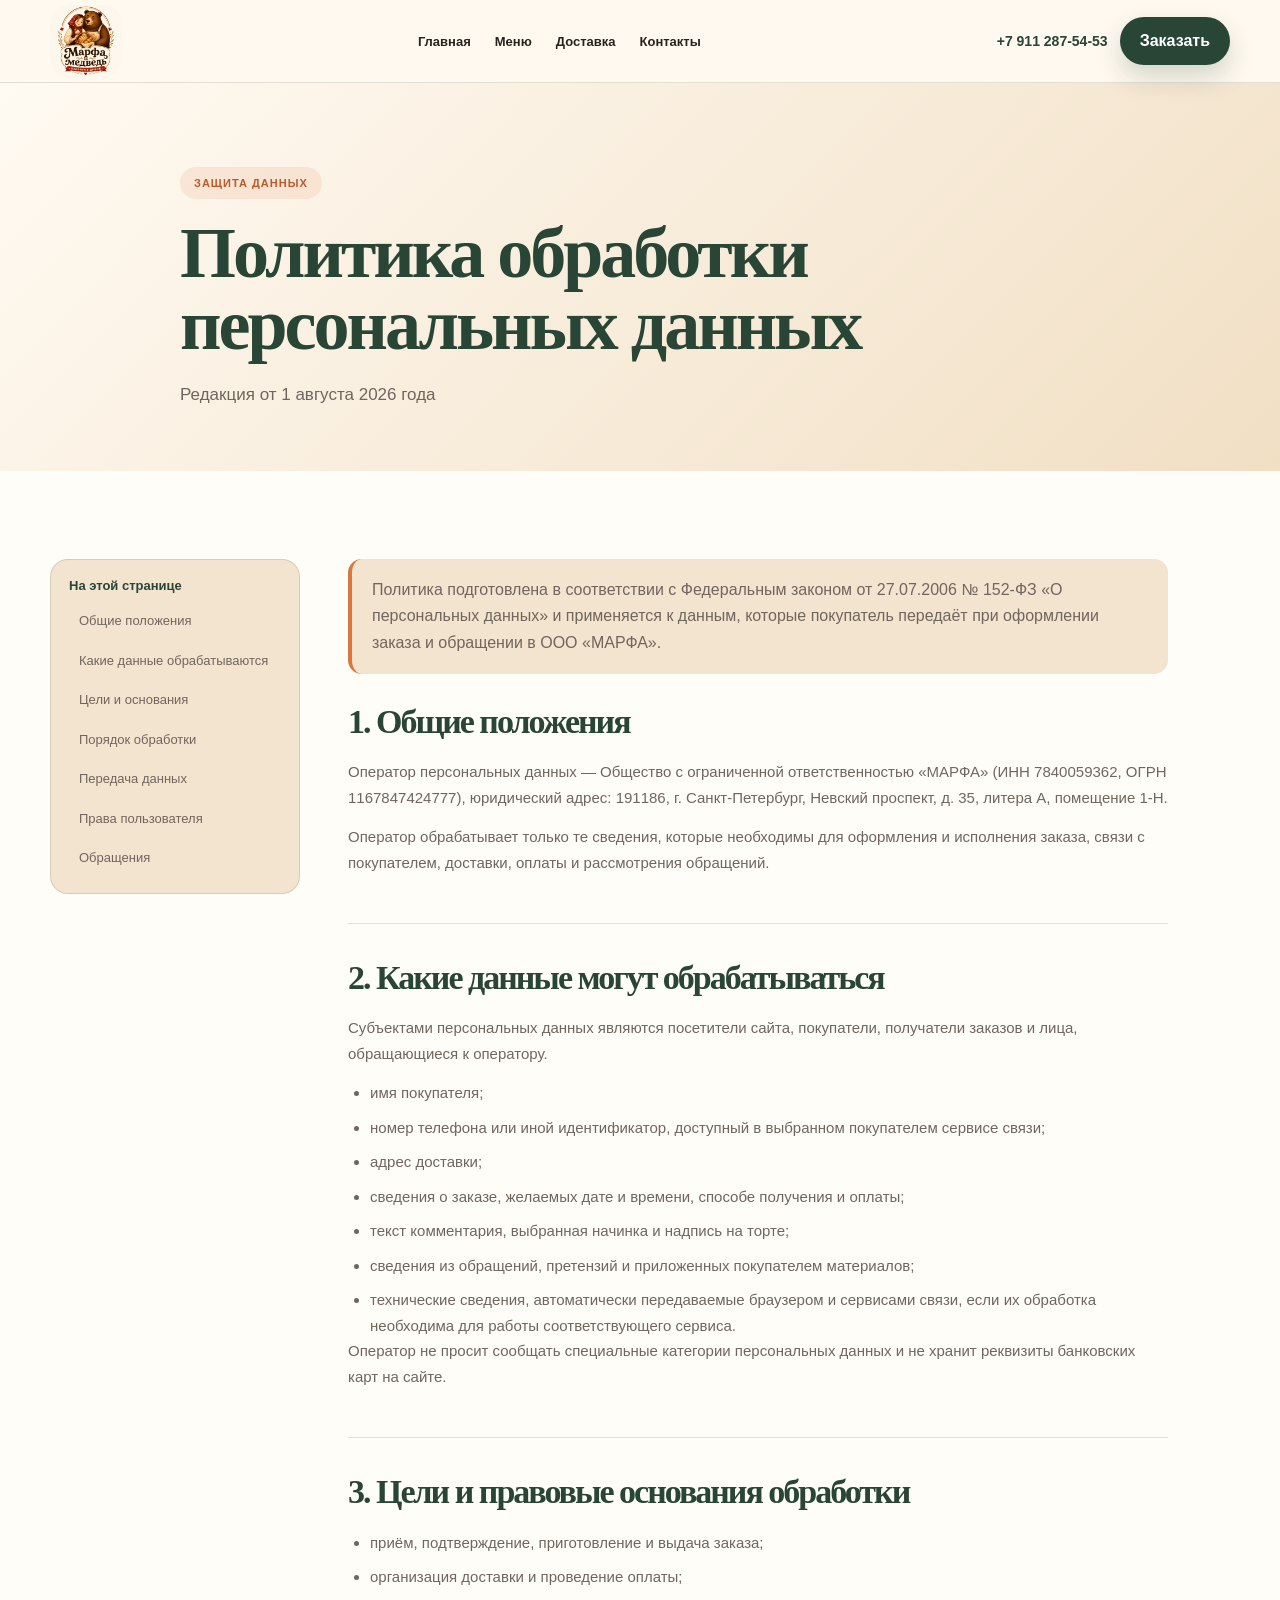
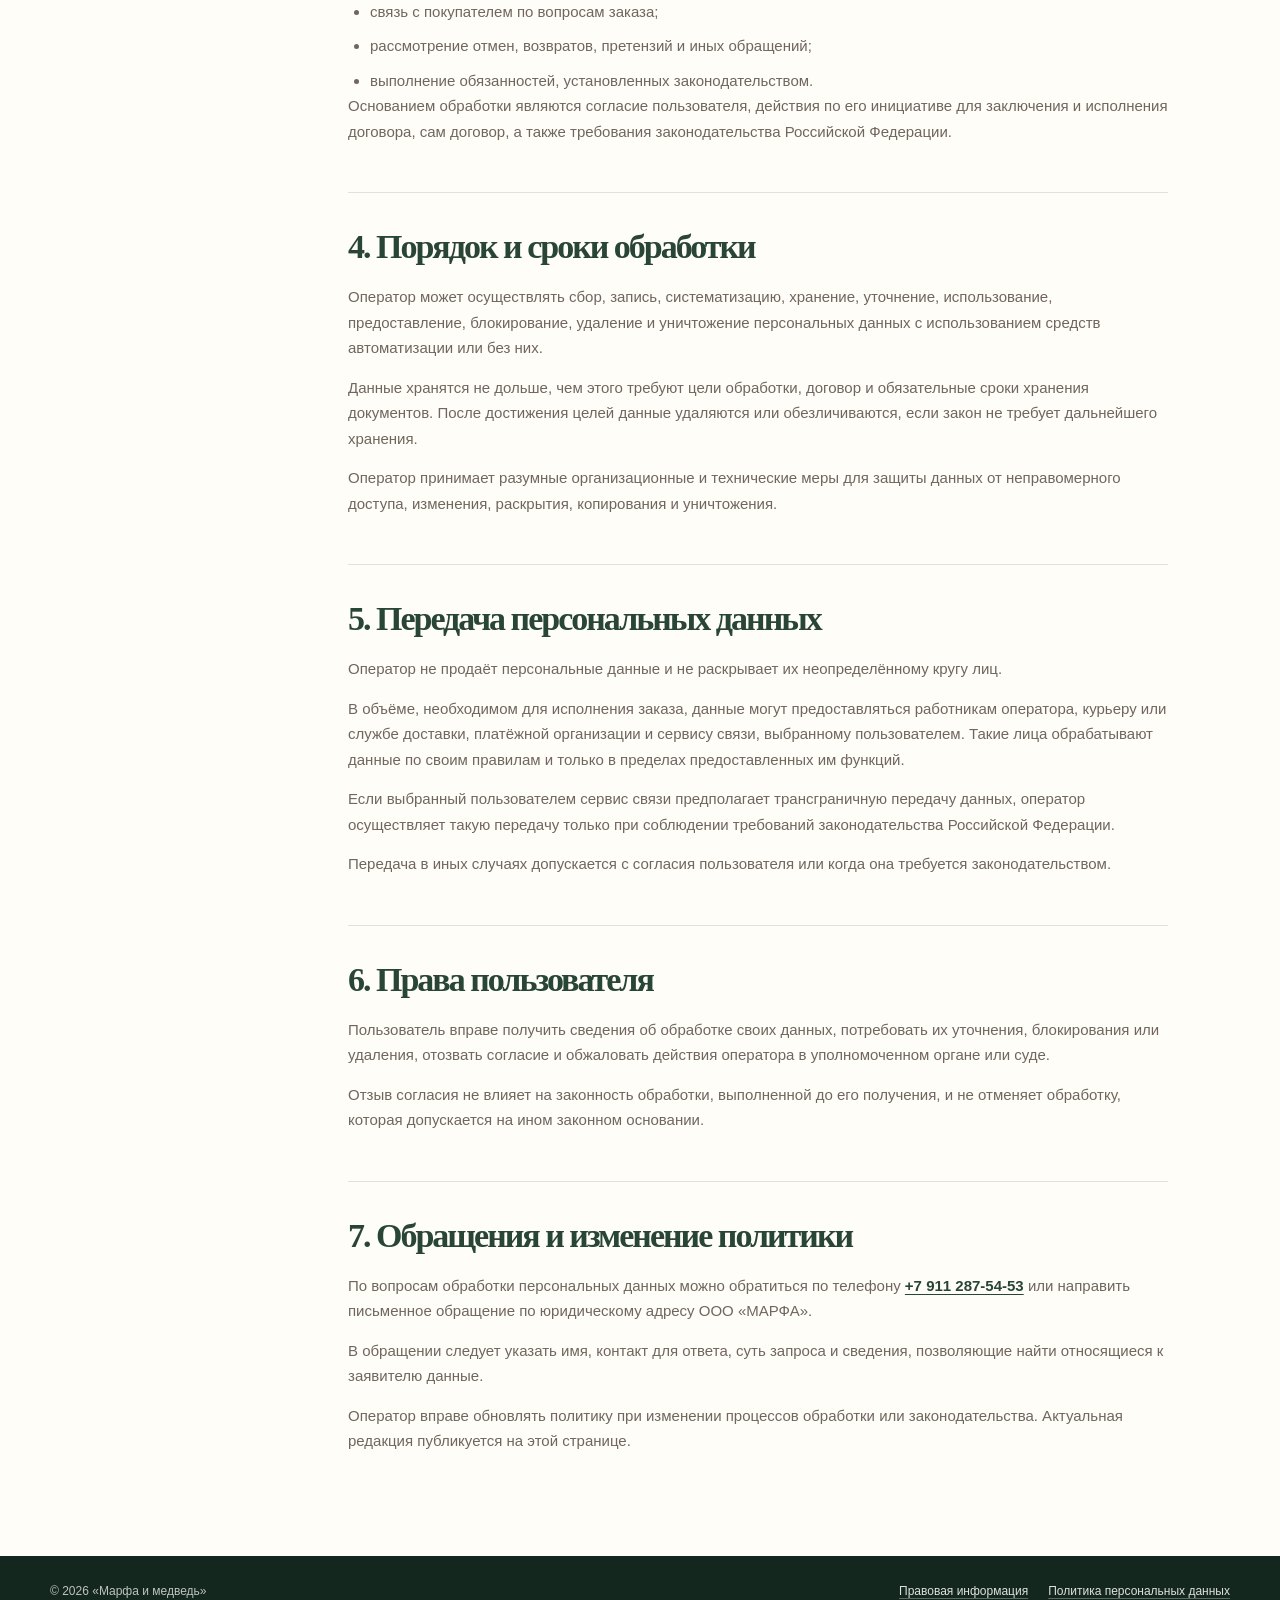
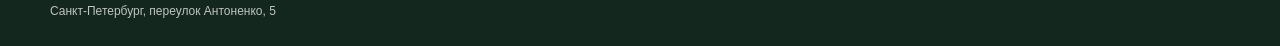
<file: privacy.html>
<!DOCTYPE html>
<html lang="ru">
<head>
  <meta charset="UTF-8">
  <meta name="viewport" content="width=device-width, initial-scale=1.0">
  <meta name="theme-color" content="#284536">
  <link rel="stylesheet" href="css/style.css?v=15">
  <link rel="stylesheet" href="css/adaptive.css?v=14">
  <link rel="stylesheet" href="css/legal.css?v=1">
  <meta name="description" content="Политика ООО «МАРФА» в отношении обработки персональных данных посетителей сайта и покупателей.">
  <link rel="canonical" href="https://vittowin.github.io/marfa/privacy.html">
  <link rel="icon" href="favicon.ico" sizes="any">
  <link rel="icon" type="image/png" sizes="64x64" href="favicon.png">
  <link rel="apple-touch-icon" sizes="180x180" href="apple-touch-icon.png">
  <meta property="og:locale" content="ru_RU">
  <meta property="og:type" content="website">
  <meta property="og:site_name" content="Марфа и медведь">
  <meta property="og:title" content="Политика персональных данных | Марфа и медведь">
  <meta property="og:description" content="Правила обработки и защиты персональных данных покупателей ООО «МАРФА».">
  <meta property="og:url" content="https://vittowin.github.io/marfa/privacy.html">
  <meta property="og:image" content="https://vittowin.github.io/marfa/images/hero.webp">
  <meta property="og:image:alt" content="Пирожковая «Марфа и медведь»">
  <meta name="twitter:card" content="summary_large_image">
  <title>Политика персональных данных | Марфа и медведь</title>
</head>
<body>
  <header class="site-header">
    <div class="container header-inner">
      <a class="logo" href="./" aria-label="Марфа и медведь — на главную">
        <img class="logo-image" src="images/logo/marfa-logo.png" alt="Марфа и медведь — пекарня с душой" width="72" height="72">
      </a>
      <nav class="main-nav" aria-label="Основная навигация">
        <a href="./">Главная</a>
        <a href="menu.html">Меню</a>
        <a href="delivery.html">Доставка</a>
        <a href="contacts.html">Контакты</a>
      </nav>
      <div class="header-actions">
        <a class="header-phone" href="tel:+79112875453">+7 911 287-54-53</a>
        <a class="button button--green" href="menu.html">Заказать</a>
        <button class="menu-toggle" type="button" aria-label="Открыть меню" aria-controls="mobileNav" aria-expanded="false">
          <span></span><span></span><span></span>
        </button>
      </div>
      <nav class="mobile-nav" id="mobileNav" aria-label="Мобильная навигация">
        <a href="./">Главная</a>
        <a href="menu.html">Меню</a>
        <a href="delivery.html">Доставка</a>
        <a href="contacts.html">Контакты</a>
      </nav>
    </div>
  </header>

  <main>
    <section class="page-hero legal-hero">
      <div class="container">
        <span class="eyebrow">Защита данных</span>
        <h1>Политика обработки персональных данных</h1>
        <p>Редакция от 1 августа 2026 года</p>
      </div>
    </section>

    <section class="section section--paper">
      <div class="container legal-layout">
        <nav class="legal-nav" aria-label="Разделы политики">
          <strong>На этой странице</strong>
          <a href="#general">Общие положения</a>
          <a href="#data">Какие данные обрабатываются</a>
          <a href="#purposes">Цели и основания</a>
          <a href="#processing">Порядок обработки</a>
          <a href="#transfer">Передача данных</a>
          <a href="#rights">Права пользователя</a>
          <a href="#contacts-policy">Обращения</a>
        </nav>

        <article class="legal-content">
          <p class="legal-lead">Политика подготовлена в соответствии с Федеральным законом от 27.07.2006 № 152-ФЗ «О персональных данных» и применяется к данным, которые покупатель передаёт при оформлении заказа и обращении в ООО «МАРФА».</p>

          <section class="legal-section" id="general">
            <h2>1. Общие положения</h2>
            <p>Оператор персональных данных — Общество с ограниченной ответственностью «МАРФА» (ИНН 7840059362, ОГРН 1167847424777), юридический адрес: 191186, г. Санкт-Петербург, Невский проспект, д. 35, литера А, помещение 1-Н.</p>
            <p>Оператор обрабатывает только те сведения, которые необходимы для оформления и исполнения заказа, связи с покупателем, доставки, оплаты и рассмотрения обращений.</p>
          </section>

          <section class="legal-section" id="data">
            <h2>2. Какие данные могут обрабатываться</h2>
            <p>Субъектами персональных данных являются посетители сайта, покупатели, получатели заказов и лица, обращающиеся к оператору.</p>
            <ul class="legal-list">
              <li>имя покупателя;</li>
              <li>номер телефона или иной идентификатор, доступный в выбранном покупателем сервисе связи;</li>
              <li>адрес доставки;</li>
              <li>сведения о заказе, желаемых дате и времени, способе получения и оплаты;</li>
              <li>текст комментария, выбранная начинка и надпись на торте;</li>
              <li>сведения из обращений, претензий и приложенных покупателем материалов;</li>
              <li>технические сведения, автоматически передаваемые браузером и сервисами связи, если их обработка необходима для работы соответствующего сервиса.</li>
            </ul>
            <p>Оператор не просит сообщать специальные категории персональных данных и не хранит реквизиты банковских карт на сайте.</p>
          </section>

          <section class="legal-section" id="purposes">
            <h2>3. Цели и правовые основания обработки</h2>
            <ul class="legal-list">
              <li>приём, подтверждение, приготовление и выдача заказа;</li>
              <li>организация доставки и проведение оплаты;</li>
              <li>связь с покупателем по вопросам заказа;</li>
              <li>рассмотрение отмен, возвратов, претензий и иных обращений;</li>
              <li>выполнение обязанностей, установленных законодательством.</li>
            </ul>
            <p>Основанием обработки являются согласие пользователя, действия по его инициативе для заключения и исполнения договора, сам договор, а также требования законодательства Российской Федерации.</p>
          </section>

          <section class="legal-section" id="processing">
            <h2>4. Порядок и сроки обработки</h2>
            <p>Оператор может осуществлять сбор, запись, систематизацию, хранение, уточнение, использование, предоставление, блокирование, удаление и уничтожение персональных данных с использованием средств автоматизации или без них.</p>
            <p>Данные хранятся не дольше, чем этого требуют цели обработки, договор и обязательные сроки хранения документов. После достижения целей данные удаляются или обезличиваются, если закон не требует дальнейшего хранения.</p>
            <p>Оператор принимает разумные организационные и технические меры для защиты данных от неправомерного доступа, изменения, раскрытия, копирования и уничтожения.</p>
          </section>

          <section class="legal-section" id="transfer">
            <h2>5. Передача персональных данных</h2>
            <p>Оператор не продаёт персональные данные и не раскрывает их неопределённому кругу лиц.</p>
            <p>В объёме, необходимом для исполнения заказа, данные могут предоставляться работникам оператора, курьеру или службе доставки, платёжной организации и сервису связи, выбранному пользователем. Такие лица обрабатывают данные по своим правилам и только в пределах предоставленных им функций.</p>
            <p>Если выбранный пользователем сервис связи предполагает трансграничную передачу данных, оператор осуществляет такую передачу только при соблюдении требований законодательства Российской Федерации.</p>
            <p>Передача в иных случаях допускается с согласия пользователя или когда она требуется законодательством.</p>
          </section>

          <section class="legal-section" id="rights">
            <h2>6. Права пользователя</h2>
            <p>Пользователь вправе получить сведения об обработке своих данных, потребовать их уточнения, блокирования или удаления, отозвать согласие и обжаловать действия оператора в уполномоченном органе или суде.</p>
            <p>Отзыв согласия не влияет на законность обработки, выполненной до его получения, и не отменяет обработку, которая допускается на ином законном основании.</p>
          </section>

          <section class="legal-section" id="contacts-policy">
            <h2>7. Обращения и изменение политики</h2>
            <p>По вопросам обработки персональных данных можно обратиться по телефону <a href="tel:+79112875453">+7 911 287-54-53</a> или направить письменное обращение по юридическому адресу ООО «МАРФА».</p>
            <p>В обращении следует указать имя, контакт для ответа, суть запроса и сведения, позволяющие найти относящиеся к заявителю данные.</p>
            <p>Оператор вправе обновлять политику при изменении процессов обработки или законодательства. Актуальная редакция публикуется на этой странице.</p>
          </section>
        </article>
      </div>
    </section>
  </main>

  <footer class="site-footer">
    <div class="container footer-grid">
      <div class="footer-copy">
        <span>© 2026 «Марфа и медведь»</span>
        <span>Санкт-Петербург, переулок Антоненко, 5</span>
      </div>
      <nav class="footer-links" aria-label="Правовая информация">
        <a href="legal.html">Правовая информация</a>
        <a href="privacy.html" aria-current="page">Политика персональных данных</a>
      </nav>
    </div>
  </footer>
  <script src="js/app.js?v=13"></script>
</body>
</html>
</file>
<file: css/style.css>
:root {
  --green: #284536;
  --green-dark: #183126;
  --orange: #d9773e;
  --orange-dark: #b85b2d;
  --cream: #fff9ef;
  --sand: #f3e4cf;
  --paper: #fffdf8;
  --text: #29231f;
  --muted: #70665e;
  --line: rgba(40, 69, 54, 0.14);
  --shadow: 0 22px 60px rgba(55, 42, 30, 0.12);
  --focus-ring: #1467d8;
  --radius: 24px;
  --container: 1180px;
}

/* Общие настройки */

* {
  box-sizing: border-box;
}

html {
  scroll-behavior: smooth;
}

body {
  margin: 0;
  color: var(--text);
  background: var(--cream);
  font-family: Arial, Helvetica, sans-serif;
}

body.lock {
  overflow: hidden;
}

a {
  color: inherit;
  text-decoration: none;
}

button,
input,
textarea,
select {
  font: inherit;
}

button {
  cursor: pointer;
}

:where(a, button, input, textarea, select, [tabindex]):focus-visible {
  outline: 3px solid var(--focus-ring);
  outline-offset: 3px;
}

button:disabled {
  cursor: not-allowed;
}

img,
svg {
  display: block;
  max-width: 100%;
}

.container {
  width: min(var(--container), calc(100% - 40px));
  margin: 0 auto;
}

.section {
  padding: 88px 0;
}

.section--paper {
  background: var(--paper);
}

.section--sand {
  background: linear-gradient(180deg, var(--sand), var(--cream));
}

/* Заголовки секций */

.section-heading {
  max-width: 760px;
  margin: 0 auto 42px;
  text-align: center;
}

.eyebrow {
  display: inline-flex;
  align-items: center;
  gap: 8px;
  min-height: 32px;
  padding: 0 14px;
  border-radius: 999px;
  color: var(--orange-dark);
  background: rgba(217, 119, 62, 0.12);
  font-size: 11px;
  font-weight: 800;
  letter-spacing: 1px;
  text-transform: uppercase;
}

h1,
h2,
h3 {
  font-family: Georgia, "Times New Roman", serif;
}

h1,
h2,
h3,
p {
  margin-top: 0;
}

h2 {
  margin-bottom: 0;
  color: var(--green);
  font-size: clamp(38px, 5vw, 58px);
  line-height: 1.05;
  letter-spacing: -2px;
}

.section-heading h2 {
  margin-top: 17px;
}

.section-heading p {
  margin: 18px auto 0;
  color: var(--muted);
  font-size: 16px;
  line-height: 1.65;
}

/* Кнопки */

.button {
  display: inline-flex;
  align-items: center;
  justify-content: center;
  min-height: 48px;
  padding: 0 20px;
  border: 0;
  border-radius: 999px;
  font-weight: 800;
  transition:
    transform 0.2s ease,
    background 0.2s ease,
    box-shadow 0.2s ease;
}

.button:hover {
  transform: translateY(-2px);
}

.button--green {
  color: #ffffff;
  background: var(--green);
  box-shadow: 0 12px 26px rgba(40, 69, 54, 0.2);
}

.button--green:hover {
  background: var(--green-dark);
}

.button--orange {
  color: #ffffff;
  background: var(--orange);
  box-shadow: 0 15px 30px rgba(184, 91, 45, 0.25);
}

.button--orange:hover {
  background: var(--orange-dark);
}

.button--light {
  color: var(--green);
  background: rgba(255, 255, 255, 0.66);
  border: 1px solid var(--line);
}

/* Шапка */

.site-header {
  position: sticky;
  top: 0;
  z-index: 50;
  background: rgba(255, 249, 239, 0.92);
  border-bottom: 1px solid var(--line);
  backdrop-filter: blur(16px);
}

.header-inner {
  position: relative;
  display: flex;
  align-items: center;
  justify-content: space-between;
  min-height: 82px;
  gap: 20px;
}

.logo {
  display: flex;
  align-items: center;
  flex-shrink: 0;
}

.logo-image {
  display: block;
  width: 72px;
  height: 72px;
  object-fit: contain;
  border-radius: 18px;
}

.main-nav {
  display: flex;
  gap: 24px;
}

.main-nav a {
  font-size: 13px;
  font-weight: 800;
}

.main-nav a:hover,
.main-nav a.active,
.main-nav a[aria-current="page"] {
  color: var(--orange-dark);
}

.header-actions {
  display: flex;
  align-items: center;
  gap: 12px;
}

.header-phone {
  color: var(--green);
  font-size: 14px;
  font-weight: 800;
}

.menu-toggle {
  display: none;
  width: 44px;
  height: 44px;
  padding: 0;
  border: 1px solid var(--line);
  border-radius: 50%;
  background: #ffffff;
}

.menu-toggle span {
  display: block;
  width: 18px;
  height: 2px;
  margin: 4px auto;
  background: var(--green);
}

.mobile-nav {
  display: none;
}

/* Главный экран */

.hero {
  position: relative;
  overflow: hidden;
  background:
    radial-gradient(
      circle at 88% 16%,
      rgba(217, 119, 62, 0.23),
      transparent 28%
    ),
    radial-gradient(
      circle at 8% 88%,
      rgba(40, 69, 54, 0.14),
      transparent 26%
    ),
    linear-gradient(135deg, #fffaf2 0%, #f3e3cc 58%, #ead1ae 100%);
}

.hero::before {
  content: "";
  position: absolute;
  inset: 0;
  opacity: 0.28;
  background-image:
    linear-gradient(
      rgba(110, 75, 50, 0.045) 1px,
      transparent 1px
    ),
    linear-gradient(
      90deg,
      rgba(110, 75, 50, 0.045) 1px,
      transparent 1px
    );
  background-size: 42px 42px;
}

.hero-grid {
  position: relative;
  z-index: 2;
  display: grid;
  grid-template-columns: minmax(0, 1.05fr) minmax(380px, 0.95fr);
  align-items: center;
  gap: 65px;
  min-height: 690px;
  padding: 64px 0 78px;
}

.hero-content {
  min-width: 0;
}

.hero h1 {
  margin: 23px 0 0;
  color: var(--green);
  font-size: clamp(54px, 6vw, 82px);
  line-height: 0.97;
  letter-spacing: -4px;
}

.hero h1 span {
  color: var(--orange-dark);
}

.hero-copy {
  max-width: 610px;
  margin: 28px 0 0;
  color: #574d45;
  font-size: 18px;
  line-height: 1.65;
}

.hero-actions {
  display: flex;
  flex-wrap: wrap;
  gap: 12px;
  margin-top: 30px;
}

.hero-actions .button {
  min-height: 56px;
  padding-inline: 27px;
}

/* Факты под кнопками */

.hero-facts {
  display: flex;
  flex-wrap: wrap;
  gap: 22px;
  margin-top: 32px;
  padding-top: 27px;
  border-top: 1px solid var(--line);
}

.hero-fact {
  display: flex;
  align-items: center;
  gap: 10px;
}

.fact-icon {
  display: inline-flex;
  align-items: center;
  justify-content: center;
  width: auto;
  height: auto;
  min-width: 0;
  min-height: 0;
  flex: 0 0 auto;
  margin: 0;
  padding: 0;
  border: 0;
  border-radius: 0;
  background: transparent;
  box-shadow: none;
  color: inherit;
  font-size: 28px;
  line-height: 1;
}

.hero-fact > span:last-child {
  display: block;
}

.hero-fact strong {
  display: block;
  font-size: 13px;
}

.hero-fact > span:last-child > span {
  display: block;
  margin-top: 3px;
  color: var(--muted);
  font-size: 11px;
}

/* Фото главного экрана */

.hero-visual {
  position: relative;
  display: flex;
  align-items: center;
  justify-content: center;
  width: 100%;
  min-width: 0;
  min-height: 550px;
  isolation: isolate;
}

.hero-photo-frame {
  position: relative;
  width: min(100%, 430px);
  aspect-ratio: 0.86;
  overflow: hidden;
  border: 8px solid rgba(245, 241, 229, 0.95);
  border-radius: 44% 44% 18% 18% / 20% 20% 12% 12%;
  background: var(--green);
  box-shadow:
    0 28px 60px rgba(37, 53, 44, 0.18),
    0 8px 18px rgba(37, 53, 44, 0.12);
  transform: rotate(1deg);
}

.hero-photo-frame::after {
  content: "";
  position: absolute;
  inset: 0;
  pointer-events: none;
  background: linear-gradient(
    to bottom,
    rgba(255, 255, 255, 0.06),
    rgba(20, 45, 35, 0.08)
  );
}

.hero-photo {
  display: block;
  width: 100%;
  height: 100%;
  object-fit: cover;
  object-position: center;
  transform: scale(1.03);
}

.hero-note {
  position: absolute;
  z-index: 5;
  padding: 14px 17px;
  border: 1px solid rgba(255, 255, 255, 0.55);
  border-radius: 18px;
  background: rgba(255, 249, 239, 0.9);
  box-shadow: 0 18px 40px rgba(51, 42, 31, 0.18);
  backdrop-filter: blur(12px);
}

.hero-note strong,
.hero-note span {
  display: block;
}

.hero-note strong {
  color: var(--green);
  font-family: Georgia, serif;
  font-size: 16px;
}

.hero-note span {
  margin-top: 4px;
  color: var(--muted);
  font-size: 11px;
}

.hero-note--top {
  top: 18px;
  left: 0;
  transform: rotate(-3deg);
}

.hero-note--bottom {
  right: 0;
  bottom: 12px;
  transform: rotate(2deg);
}

/* Полоса преимуществ */

.trust-strip {
  padding: 28px 0;
  color: #ffffff;
  background: var(--green);
}

.trust-grid {
  display: grid;
  grid-template-columns: repeat(4, 1fr);
  gap: 16px;
}

.trust-item {
  padding: 10px 16px;
  text-align: center;
}

.trust-item strong,
.trust-item span {
  display: block;
}

.trust-item strong {
  font-family: Georgia, serif;
  font-size: 22px;
}

.trust-item span {
  margin-top: 5px;
  color: rgba(255, 255, 255, 0.72);
  font-size: 12px;
}

/* Информационные карточки */

.card-grid {
  display: grid;
  grid-template-columns: repeat(3, 1fr);
  gap: 22px;
}

.info-card {
  padding: 28px;
  border: 1px solid var(--line);
  border-radius: var(--radius);
  background: rgba(255, 255, 255, 0.78);
  box-shadow: 0 14px 36px rgba(55, 42, 30, 0.07);
}

.info-card h3 {
  margin: 18px 0 0;
  color: var(--green);
  font-size: 23px;
}

.info-card p {
  margin: 10px 0 0;
  color: var(--muted);
  font-size: 14px;
  line-height: 1.6;
}

.info-icon {
  display: grid;
  place-items: center;
  width: 48px;
  height: 48px;
  border-radius: 16px;
  color: #ffffff;
  background: var(--green);
  font-size: 22px;
}

/* Заголовки внутренних страниц */

.page-hero {
  padding: 84px 0 62px;
  background: linear-gradient(135deg, #fffaf2, #f1dfc4);
}

.page-hero h1 {
  margin: 18px 0 0;
  color: var(--green);
  font-size: clamp(46px, 6vw, 72px);
  line-height: 1;
  letter-spacing: -3px;
}

.page-hero p {
  max-width: 700px;
  margin: 20px 0 0;
  color: var(--muted);
  font-size: 17px;
  line-height: 1.65;
}

/* Подвал */

.site-footer {
  padding: 28px 0;
  color: rgba(255, 255, 255, 0.72);
  background: #14271f;
  font-size: 12px;
}

.footer-grid {
  display: flex;
  justify-content: space-between;
  align-items: flex-start;
  gap: 20px;
  flex-wrap: wrap;
}

.footer-copy {
  display: grid;
  gap: 6px;
}

.footer-links {
  display: flex;
  flex-wrap: wrap;
  justify-content: flex-end;
  gap: 10px 20px;
}

.footer-links a {
  color: rgba(255, 255, 255, 0.86);
  text-decoration: underline;
  text-decoration-color: rgba(255, 255, 255, 0.3);
  text-underline-offset: 3px;
}

.footer-links a:hover {
  color: #ffffff;
  text-decoration-color: currentColor;
}

/* Адаптив главного экрана */

@media (max-width: 1050px) {
  .hero-grid {
    grid-template-columns: minmax(0, 1fr) 430px;
    gap: 30px;
  }
}

@media (max-width: 900px) {
  .hero-grid {
    grid-template-columns: 1fr;
    gap: 45px;
    padding: 55px 0 75px;
  }

  .hero-visual {
    min-height: 520px;
  }

  .hero-photo-frame {
    width: min(88vw, 430px);
  }

  .hero-note--top {
    top: 0;
    left: 0;
  }

  .hero-note--bottom {
    right: 0;
    bottom: -12px;
  }
}

@media (max-width: 650px) {
  .container {
    width: calc(100% - 28px);
  }

  .section {
    padding: 66px 0;
  }

  .hero-grid {
    min-height: auto;
    padding: 48px 0 58px;
  }

  .hero h1 {
    font-size: clamp(46px, 14vw, 64px);
    letter-spacing: -2px;
  }

  .hero-copy {
    font-size: 16px;
  }

  .hero-actions {
    display: grid;
  }

  .hero-actions .button {
    width: 100%;
  }

  .hero-facts {
    display: grid;
    grid-template-columns: 1fr 1fr;
  }

  .hero-visual {
    min-height: 430px;
  }

  .hero-photo-frame {
    width: min(100%, 360px);
    border-width: 6px;
  }

  .hero-note {
    padding: 10px 12px;
  }

  .hero-note strong {
    font-size: 13px;
  }

  .hero-note span {
    font-size: 9px;
  }

  .trust-grid {
    grid-template-columns: repeat(2, 1fr);
  }

  .card-grid {
    grid-template-columns: 1fr;
  }
}

@media (max-width: 420px) {
  .hero-facts {
    grid-template-columns: 1fr;
  }

  .fact-icon {
    font-size: 25px;
  }
}

.contact-actions {
  margin-top: 28px;
  display: flex;
  justify-content: center;
}

.contact-actions .button {
  display: inline-flex;
}
</file>
<file: css/adaptive.css>
@media (max-width: 1050px) {
  .main-nav {
    display: none;
  }

  .header-phone {
    display: none;
  }

  .hero-grid {
    grid-template-columns: 1fr 430px;
    gap: 30px;
  }

  .card-grid {
    grid-template-columns: repeat(2, 1fr);
  }
}

@media (max-width: 850px) {
  .menu-toggle {
    display: block;
  }

  .header-actions .button {
    display: none;
  }

  .mobile-nav {
    position: absolute;
    top: 82px;
    right: 0;
    left: 0;
    display: grid;
    gap: 8px;
    padding: 17px;
    border: 1px solid var(--line);
    border-radius: 20px;
    background: var(--cream);
    box-shadow: var(--shadow);
    opacity: 0;
    visibility: hidden;
    transform: translateY(-10px);
    transition: 0.25s;
  }

  .mobile-nav.open {
    opacity: 1;
    visibility: visible;
    transform: none;
  }

  .mobile-nav a {
    padding: 11px;
    border-radius: 12px;
    font-weight: 800;
  }

  .mobile-nav a[aria-current="page"] {
    color: white;
    background: var(--green);
  }

  .hero-grid {
    grid-template-columns: 1fr;
  }

  .hero-visual {
    min-height: 520px;
  }

  .hero-image-placeholder {
    right: 50%;
    transform: translateX(50%) rotate(2deg);
  }

  .hero-note--top {
    left: 4%;
  }

  .hero-note--bottom {
    right: 4%;
  }

  .trust-grid {
    grid-template-columns: repeat(2, 1fr);
  }

}

@media (max-width: 650px) {
  .container {
    width: calc(100% - 28px);
  }

  .section {
    padding: 66px 0;
  }

  .hero-grid {
    min-height: auto;
    padding: 48px 0 58px;
  }

  .hero h1 {
    font-size: clamp(46px, 14vw, 64px);
    letter-spacing: -2px;
  }

  .hero-copy {
    font-size: 16px;
  }

  .hero-actions {
    display: grid;
  }

  .hero-actions .button {
    width: 100%;
  }

  .hero-facts {
    display: grid;
    grid-template-columns: 1fr 1fr;
  }

  .hero-visual {
    min-height: 425px;
  }

  .hero-image-placeholder {
    width: 92%;
    height: 380px;
    border-width: 7px;
  }

  .hero-note {
    padding: 10px 12px;
  }

  .hero-note strong {
    font-size: 13px;
  }

  .hero-note span {
    font-size: 9px;
  }

  .trust-grid,
  .card-grid {
    grid-template-columns: 1fr;
  }

  .logo-image {
    width: 64px;
    height: 64px;
    border-radius: 16px;
  }

  .footer-grid {
    flex-direction: column;
  }

  .footer-links {
    justify-content: flex-start;
  }
}

@media (max-width: 520px) {
  .logo-image {
    width: 56px;
    height: 56px;
    border-radius: 14px;
  }
}
</file>
<file: css/animation.css>
.reveal {
  opacity: 0;
  transform: translateY(20px);
  transition: opacity 0.65s ease, transform 0.65s ease;
}

.reveal.visible {
  opacity: 1;
  transform: none;
}

@media (prefers-reduced-motion: reduce) {
  *,
  *::before,
  *::after {
    animation: none !important;
    transition: none !important;
    scroll-behavior: auto !important;
  }

  .reveal {
    opacity: 1;
    transform: none;
  }
}
</file>
<file: css/contact.css>
.page-hero--delivery,
.page-hero--contacts {
  padding: 0;
  overflow: hidden;
}

.delivery-hero-grid,
.contacts-hero-grid {
  display: grid;
  grid-template-columns: minmax(0, 1.35fr) minmax(320px, 0.65fr);
  align-items: center;
  gap: 48px;
  min-height: 430px;
}

.delivery-hero-copy,
.contacts-hero-copy {
  padding: 72px 0 64px;
}

.delivery-hero-photo,
.contacts-hero-photo {
  position: relative;
  height: 340px;
  overflow: hidden;
  border-radius: 28px;
  box-shadow: 0 22px 50px rgba(64, 49, 35, 0.18);
}

.delivery-hero-photo::after,
.contacts-hero-photo::after {
  content: "";
  position: absolute;
  inset: 0;
  background: linear-gradient(90deg, rgba(241, 223, 196, 0.3), transparent 40%);
  pointer-events: none;
}

.delivery-hero-photo img,
.contacts-hero-photo img {
  width: 100%;
  height: 100%;
  object-fit: cover;
  object-position: center 55%;
}

.contacts-hero-photo img {
  object-position: center;
}

.contacts-hero-grid {
  grid-template-columns: minmax(0, 1.05fr) minmax(360px, 0.95fr);
  gap: 76px;
  min-height: 510px;
}

.contacts-hero-copy {
  position: relative;
  z-index: 2;
  padding: 64px 0;
}

.page-hero--contacts h1 {
  max-width: 720px;
}

.contacts-hero-lead {
  max-width: 570px;
  margin: 24px 0 0;
  color: var(--muted);
  font-size: 16px;
  line-height: 1.65;
}

.contacts-hero-actions svg {
  flex: 0 0 auto;
  width: 18px;
  height: 18px;
  stroke: currentColor;
  stroke-width: 1.8;
  stroke-linecap: round;
  stroke-linejoin: round;
}

.contacts-hero-actions {
  display: flex;
  margin-top: 26px;
}

.contacts-hero-actions .button {
  gap: 10px;
}

.contacts-hero-visual {
  position: relative;
  align-self: center;
  min-width: 0;
  padding: 0 18px 22px 0;
}

.contacts-hero-photo {
  height: 365px;
  border-radius: 36% 12% 36% 12%;
}

.contacts-hero-photo::after {
  background: linear-gradient(90deg, rgba(241, 223, 196, 0.22), transparent 42%);
}

.contacts-hero-note {
  bottom: 0;
}

.delivery-hero-grid {
  grid-template-columns: minmax(0, 1.05fr) minmax(360px, 0.95fr);
  gap: 76px;
  min-height: 510px;
}

.delivery-hero-copy {
  position: relative;
  z-index: 2;
  padding: 64px 0;
}

.page-hero--delivery h1 {
  max-width: 720px;
}

.delivery-hero-lead {
  max-width: 570px;
  margin: 24px 0 0;
  color: var(--muted);
  font-size: 16px;
  line-height: 1.65;
}

.delivery-hero-facts {
  display: flex;
  flex-wrap: wrap;
  gap: 12px 22px;
  margin-top: 24px;
}

.delivery-hero-facts span {
  display: inline-flex;
  align-items: center;
  gap: 8px;
  color: var(--green);
  font-size: 13px;
  font-weight: 800;
}

.delivery-hero-facts svg,
.delivery-hero-actions svg,
.delivery-card-action svg {
  flex: 0 0 auto;
  width: 18px;
  height: 18px;
  stroke: currentColor;
  stroke-width: 1.8;
  stroke-linecap: round;
  stroke-linejoin: round;
}

.delivery-hero-actions {
  display: flex;
  margin-top: 26px;
}

.delivery-hero-actions .button {
  gap: 10px;
}

.delivery-hero-visual {
  position: relative;
  align-self: center;
  min-width: 0;
  padding: 0 18px 22px 0;
}

.delivery-hero-photo {
  height: 365px;
  border-radius: 36% 12% 36% 12%;
}

.delivery-hero-photo::after {
  background: linear-gradient(90deg, rgba(241, 223, 196, 0.22), transparent 42%);
}

.delivery-hero-note {
  bottom: 0;
}

.delivery-options {
  background: var(--paper);
}

.delivery-grid {
  display: grid;
  grid-template-columns: repeat(3, minmax(0, 1fr));
  gap: 0;
  align-items: stretch;
  overflow: hidden;
  border: 1px solid var(--line);
  border-radius: 28px;
  background: rgba(255, 255, 255, 0.7);
  box-shadow: 0 18px 46px rgba(55, 42, 30, 0.08);
}

.delivery-card {
  display: flex;
  flex-direction: column;
  min-width: 0;
  min-height: 340px;
  padding: 32px;
  border-right: 1px solid var(--line);
}

.delivery-card:last-child {
  border-right: 0;
}

.delivery-card--featured {
  background: rgba(243, 228, 207, 0.45);
}

.delivery-card-number {
  color: var(--orange-dark);
  font-family: Georgia, "Times New Roman", serif;
  font-size: 17px;
  font-weight: 700;
}

.delivery-card .info-icon {
  width: 48px;
  height: 48px;
  margin-top: 16px;
  border-radius: 50%;
  box-shadow: none;
}

.delivery-card .info-icon svg {
  width: 23px;
  height: 23px;
  stroke: currentColor;
  stroke-width: 1.7;
  stroke-linecap: round;
  stroke-linejoin: round;
}

.delivery-card h3 {
  margin: 18px 0 10px;
  color: var(--green);
  font-size: 25px;
  line-height: 1.15;
}

.delivery-card strong {
  color: var(--text);
  font-size: 15px;
  line-height: 1.4;
}

.delivery-card p {
  flex: 1;
  margin: 10px 0 24px;
  color: var(--muted);
  font-size: 14px;
  line-height: 1.6;
}

.delivery-card-action {
  display: inline-flex;
  align-items: center;
  gap: 8px;
  align-self: flex-start;
  color: var(--orange-dark);
  font-size: 14px;
  font-weight: 800;
  transition: color 0.2s ease, transform 0.2s ease;
}

.delivery-card-action:hover {
  color: var(--green);
  transform: translateX(3px);
}

.contact-grid {
  display: grid;
  grid-template-columns: minmax(0, 1fr) minmax(0, 1fr);
  gap: 24px;
  align-items: stretch;
}

.contact-card,
.map-card--embedded {
  min-height: 340px;
  border: 1px solid var(--line);
  border-radius: 24px;
  background: var(--paper);
  box-shadow: var(--shadow);
}

.contact-card {
  display: flex;
  flex-direction: column;
  justify-content: center;
  padding: 28px;
}

.contact-card h2 {
  margin: 0 0 26px;
  color: var(--green);
  font-size: 24px;
  line-height: 1.15;
  letter-spacing: -0.5px;
}

.contact-list {
  display: flex;
  flex-direction: column;
  gap: 20px;
}

.contact-item {
  display: grid;
  grid-template-columns: 88px minmax(0, 1fr);
  column-gap: 16px;
  align-items: start;
}

.contact-item > span {
  display: block;
  margin: 2px 0 0;
  color: #8b8379;
  font-size: 10px;
  font-weight: 700;
  line-height: 1.35;
  letter-spacing: 0.08em;
  text-transform: uppercase;
}

.contact-item strong,
.contact-item a {
  display: block;
  margin: 0;
  color: var(--text);
  font-size: 15px;
  font-weight: 600;
  line-height: 1.4;
  overflow-wrap: anywhere;
}

.contact-item a {
  transition: color 0.2s ease;
}

.contact-item a:hover {
  color: var(--orange-dark);
}

.map-card--embedded {
  position: relative;
  padding: 0;
  overflow: hidden;
}

.map-card.map-card--embedded {
  display: block;
  padding: 0;
  color: inherit;
  background: var(--paper);
  text-align: initial;
}

.map-card--embedded iframe {
  position: absolute;
  inset: 0;
  display: block;
  width: 100%;
  height: 100%;
  border: 0;
}

@media (max-width: 850px) {
  .delivery-hero-grid,
  .contacts-hero-grid {
    grid-template-columns: 1fr;
    gap: 0;
  }

  .delivery-hero-copy,
  .contacts-hero-copy {
    padding: 58px 0 32px;
  }

  .delivery-hero-photo,
  .contacts-hero-photo {
    height: 320px;
    margin-bottom: 48px;
  }

  .delivery-hero-grid {
    min-height: 0;
  }

  .delivery-hero-copy {
    padding-bottom: 40px;
  }

  .delivery-hero-visual {
    padding: 0 28px 22px 0;
    margin-bottom: 48px;
  }

  .delivery-hero-photo {
    margin-bottom: 0;
  }

  .contacts-hero-grid {
    min-height: 0;
  }

  .contacts-hero-copy {
    padding-bottom: 40px;
  }

  .contacts-hero-visual {
    padding: 0 28px 22px 0;
    margin-bottom: 48px;
  }

  .contacts-hero-photo {
    margin-bottom: 0;
  }

  .contact-grid {
    grid-template-columns: 1fr;
  }

  .map-card--embedded {
    min-height: 360px;
  }
}

@media (max-width: 650px) {
  .delivery-grid {
    grid-template-columns: 1fr;
  }

  .delivery-card {
    min-height: auto;
    padding: 28px;
    border-right: 0;
    border-bottom: 1px solid var(--line);
  }

  .delivery-card:last-child {
    border-bottom: 0;
  }

  .delivery-hero-lead {
    margin-top: 20px;
    font-size: 15px;
  }

  .delivery-hero-facts {
    display: grid;
    gap: 12px;
    margin-top: 20px;
  }

  .delivery-hero-actions {
    margin-top: 24px;
  }

  .delivery-hero-actions .button {
    width: 100%;
  }

  .contact-card {
    min-height: auto;
    padding: 24px;
    border-radius: 20px;
  }

  .contact-card h2 {
    margin-bottom: 24px;
    font-size: 22px;
  }

  .contacts-hero-lead {
    margin-top: 20px;
    font-size: 15px;
  }

  .contacts-hero-actions {
    margin-top: 24px;
  }

  .contacts-hero-actions .button {
    width: 100%;
  }

  .contact-item {
    grid-template-columns: 82px minmax(0, 1fr);
    column-gap: 12px;
  }

  .contact-item > span {
    font-size: 9px;
  }

  .contact-item strong,
  .contact-item a {
    font-size: 14px;
  }

  .map-card--embedded {
    min-height: 340px;
    border-radius: 20px;
  }
}

@media (max-width: 420px) {
  .delivery-hero-photo,
  .contacts-hero-photo {
    height: 270px;
    border-radius: 22px;
  }

  .delivery-hero-visual {
    padding-right: 18px;
    margin-bottom: 38px;
  }

  .delivery-hero-photo {
    margin-bottom: 0;
    border-radius: 30% 10% 30% 10%;
  }

  .contacts-hero-visual {
    padding-right: 18px;
    margin-bottom: 38px;
  }

  .contacts-hero-photo {
    margin-bottom: 0;
    border-radius: 30% 10% 30% 10%;
  }

  .contact-item {
    grid-template-columns: 74px minmax(0, 1fr);
    column-gap: 10px;
  }

  .contact-item strong,
  .contact-item a {
    font-size: 13px;
  }

  .map-card--embedded {
    min-height: 300px;
  }
}
</file>
<file: css/legal.css>
.legal-hero .container {
  max-width: 920px;
}

.legal-hero p {
  max-width: 760px;
}

.legal-layout {
  display: grid;
  grid-template-columns: 250px minmax(0, 1fr);
  gap: 48px;
  align-items: start;
}

.legal-nav {
  position: sticky;
  top: 110px;
  display: grid;
  gap: 6px;
  padding: 18px;
  border: 1px solid var(--line);
  border-radius: 18px;
  background: var(--sand);
}

.legal-nav strong {
  margin-bottom: 5px;
  color: var(--green);
  font-size: 13px;
}

.legal-nav a {
  padding: 8px 10px;
  border-radius: 10px;
  color: var(--muted);
  font-size: 13px;
  line-height: 1.35;
}

.legal-nav a:hover {
  color: var(--green);
  background: white;
}

.legal-content {
  max-width: 820px;
}

.legal-lead {
  margin: 0 0 28px;
  padding: 18px 20px;
  border-left: 4px solid var(--orange);
  border-radius: 14px;
  color: var(--muted);
  background: var(--sand);
  line-height: 1.65;
}

.legal-section {
  padding: 0 0 34px;
  margin: 0 0 34px;
  border-bottom: 1px solid var(--line);
  scroll-margin-top: 110px;
}

.legal-section:last-child {
  padding-bottom: 0;
  margin-bottom: 0;
  border-bottom: 0;
}

.legal-section h2 {
  margin: 0 0 18px;
  color: var(--green);
  font-size: clamp(26px, 4vw, 34px);
  line-height: 1.15;
}

.legal-section h3 {
  margin: 24px 0 10px;
  color: var(--green);
  font-size: 19px;
}

.legal-section p,
.legal-section li,
.legal-details dd {
  color: var(--muted);
  font-size: 15px;
  line-height: 1.7;
}

.legal-section p {
  margin: 0 0 14px;
}

.legal-list {
  display: grid;
  gap: 9px;
  margin: 0;
  padding-left: 22px;
}

.legal-details {
  display: grid;
  grid-template-columns: 180px minmax(0, 1fr);
  gap: 0;
  margin: 0;
  overflow: hidden;
  border: 1px solid var(--line);
  border-radius: 16px;
  background: white;
}

.legal-details dt,
.legal-details dd {
  margin: 0;
  padding: 13px 15px;
  border-bottom: 1px solid var(--line);
}

.legal-details dt {
  color: var(--green);
  background: var(--sand);
  font-size: 13px;
  font-weight: 800;
}

.legal-details dt:last-of-type,
.legal-details dd:last-of-type {
  border-bottom: 0;
}

.legal-note {
  padding: 15px 17px;
  border: 1px solid var(--line);
  border-radius: 14px;
  background: #fffdf8;
}

.legal-section a {
  color: var(--green);
  font-weight: 800;
  text-decoration: underline;
  text-underline-offset: 3px;
}

@media (max-width: 820px) {
  .legal-layout {
    grid-template-columns: 1fr;
    gap: 28px;
  }

  .legal-nav {
    position: static;
  }
}

@media (max-width: 560px) {
  .legal-details {
    grid-template-columns: 1fr;
  }

  .legal-details dt,
  .legal-details dd {
    border-bottom: 0;
  }

  .legal-details dd {
    padding-top: 3px;
    border-bottom: 1px solid var(--line);
  }

  .legal-details dd:last-of-type {
    border-bottom: 0;
  }
}
</file>
<file: css/menu.css>
.page-hero--menu {
  padding: 0;
  overflow: hidden;
}

.menu-hero-grid {
  display: grid;
  grid-template-columns: minmax(0, 1.05fr) minmax(360px, 0.95fr);
  align-items: center;
  gap: 76px;
  min-height: 510px;
}

.menu-hero-copy {
  position: relative;
  z-index: 2;
  padding: 64px 0 90px;
}

.page-hero--menu h1 {
  max-width: 720px;
}

.menu-hero-lead {
  max-width: 570px;
  margin: 24px 0 0;
  color: var(--muted);
  font-size: 16px;
  line-height: 1.65;
}

.menu-hero-facts {
  display: flex;
  flex-wrap: wrap;
  gap: 12px 22px;
  margin-top: 24px;
}

.menu-hero-facts span {
  display: inline-flex;
  align-items: center;
  gap: 8px;
  color: var(--green);
  font-size: 13px;
  font-weight: 800;
}

.menu-hero-facts svg,
.menu-hero-actions svg {
  flex: 0 0 auto;
  width: 18px;
  height: 18px;
  stroke: currentColor;
  stroke-width: 1.8;
  stroke-linecap: round;
  stroke-linejoin: round;
}

.menu-hero-actions {
  display: flex;
  margin-top: 26px;
}

.menu-hero-actions .button {
  gap: 10px;
}

.menu-hero-visual {
  position: relative;
  align-self: center;
  min-width: 0;
  padding: 0 18px 42px 0;
}

.menu-hero-photo {
  position: relative;
  height: 365px;
  overflow: hidden;
  border-radius: 36% 12% 36% 12%;
  box-shadow: 0 22px 50px rgba(64, 49, 35, 0.18);
}

.menu-hero-photo::after {
  content: "";
  position: absolute;
  inset: 0;
  background: linear-gradient(90deg, rgba(241, 223, 196, 0.3), transparent 40%);
  pointer-events: none;
}

.menu-hero-note {
  bottom: 20px;
}

.menu-hero-photo img {
  width: 100%;
  height: 100%;
  object-fit: cover;
  object-position: center 52%;
}

.menu-catalog-section {
  padding-top: 0;
}

.menu-toolbar {
  position: relative;
  z-index: 3;
  display: flex;
  flex-wrap: wrap;
  align-items: center;
  gap: 22px;
  margin: -36px 0 34px;
  padding: 18px 20px;
  border-radius: 20px;
  color: #ffffff;
  background: var(--green);
  box-shadow: 0 18px 38px rgba(40, 69, 54, 0.22);
}

.filters {
  display: flex;
  flex: 1 1 560px;
  flex-wrap: wrap;
  gap: 9px;
}

.menu-search {
  position: relative;
  flex: 1 1 230px;
  max-width: 280px;
  margin-left: auto;
}

.menu-search input {
  width: 100%;
  min-height: 42px;
  padding: 0 42px 0 16px;
  border: 1px solid rgba(255, 255, 255, 0.32);
  border-radius: 999px;
  color: var(--text);
  background: var(--cream);
  font-size: 14px;
  font-weight: 700;
}

.menu-search input::placeholder {
  color: var(--muted);
  opacity: 1;
}

.menu-search svg {
  position: absolute;
  top: 50%;
  right: 14px;
  width: 18px;
  height: 18px;
  color: var(--green);
  stroke: currentColor;
  stroke-width: 1.8;
  stroke-linecap: round;
  transform: translateY(-50%);
  pointer-events: none;
}

.no-js-fallback {
  display: none;
}

.no-js .filters,
.no-js .menu-search,
.no-js .header-cart,
.no-js .product-cart-control {
  display: none;
}

.no-js .cake-note[hidden] {
  display: block;
}

.no-js .no-js-fallback {
  display: flex;
  flex-wrap: wrap;
  align-items: center;
  justify-content: space-between;
  gap: 18px;
  margin-bottom: 30px;
  padding: 18px;
  border: 1px solid var(--line);
  border-radius: 18px;
  background: var(--sand);
}

.no-js .no-js-fallback p {
  margin: 0;
  line-height: 1.5;
}

.cake-note {
  margin: -10px 0 24px;
  padding: 15px 18px;
  border: 1px solid var(--line);
  border-left: 4px solid var(--orange);
  border-radius: 14px;
  color: var(--muted);
  background: var(--sand);
  font-size: 14px;
  line-height: 1.5;
}

.cake-note strong {
  color: var(--green);
}

.cake-note[hidden] {
  display: none;
}

.menu-no-results {
  margin: 0 0 28px;
  padding: 20px;
  border: 1px solid var(--line);
  border-radius: 18px;
  color: var(--muted);
  background: var(--sand);
  font-size: 15px;
  line-height: 1.55;
  text-align: center;
}

.menu-no-results[hidden] {
  display: none;
}

.filter-button {
  min-height: 42px;
  padding: 0 16px;
  border: 1px solid rgba(255, 255, 255, 0.28);
  border-radius: 999px;
  color: #ffffff;
  background: transparent;
  font-weight: 800;
  transition: color 0.2s ease, background 0.2s ease, border-color 0.2s ease;
}

.filter-button.active,
.filter-button:hover {
  color: var(--green);
  border-color: var(--cream);
  background: var(--cream);
}

.products-grid {
  display: grid;
  grid-template-columns: repeat(4, 1fr);
  gap: 20px;
}

.product-card {
  display: flex;
  flex-direction: column;
  overflow: hidden;
  border: 1px solid var(--line);
  border-radius: var(--radius);
  background: white;
  box-shadow: 0 14px 38px rgba(64, 49, 35, 0.08);
  transition: 0.25s;
}

.product-card[hidden] {
  display: none;
}

.product-card:hover {
  transform: translateY(-5px);
  box-shadow: 0 20px 48px rgba(64, 49, 35, 0.13);
}

.product-image {
  position: relative;
  height: 190px;
  overflow: hidden;
  background: linear-gradient(145deg, #f5dfbc, #e7b779);
}

.product-image img {
  width: 100%;
  height: 100%;
  object-fit: cover;
}

.product-image::after {
  content: "";
  position: absolute;
  inset: 0;
  background: linear-gradient(to top, rgba(35, 26, 20, 0.15), transparent 50%);
}

.product-tag {
  position: absolute;
  z-index: 2;
  top: 12px;
  left: 12px;
  padding: 7px 10px;
  border-radius: 999px;
  color: var(--green);
  background: rgba(255, 255, 255, 0.9);
  font-size: 9px;
  font-weight: 800;
  text-transform: uppercase;
}

.product-body {
  display: flex;
  flex: 1;
  flex-direction: column;
  min-height: 250px;
  padding: 19px;
}

.product-topline {
  display: flex;
  align-items: center;
  justify-content: space-between;
  gap: 12px;
  margin-bottom: 15px;
}

.product-tag--inline {
  position: static;
  flex: 0 1 auto;
  color: var(--green);
  background: var(--sand);
}

.product-weight {
  flex: 0 0 auto;
  color: var(--muted);
  font-size: 12px;
  font-weight: 800;
}

.product-card h3 {
  margin: 0;
  color: var(--green);
  font-size: 20px;
  line-height: 1.2;
}

.product-card p {
  margin: 9px 0 0;
  color: var(--muted);
  font-size: 13px;
  line-height: 1.5;
}

.product-bottom {
  display: flex;
  align-items: center;
  justify-content: space-between;
  gap: 10px;
  margin-top: auto;
  padding-top: 18px;
}

.product-price {
  font-size: 20px;
  font-weight: 900;
}

.add-to-cart {
  min-height: 40px;
  padding: 0 14px;
  border: 0;
  border-radius: 999px;
  color: white;
  background: var(--green);
  font-size: 12px;
  font-weight: 800;
}

.add-to-cart:hover {
  background: var(--green-dark);
}

.product-cart-control {
  display: flex;
  justify-content: flex-end;
  min-width: 106px;
}

.quantity-control {
  display: grid;
  grid-template-columns: 36px 34px 36px;
  align-items: center;
  min-height: 40px;
  overflow: hidden;
  border-radius: 999px;
  color: white;
  background: var(--green);
  font-size: 14px;
  font-weight: 900;
  text-align: center;
}

.product-cart-control .quantity-control {
  background: var(--orange);
  box-shadow: 0 8px 20px rgba(184, 91, 45, 0.24);
}

.quantity-control button {
  width: 36px;
  height: 40px;
  padding: 0;
  border: 0;
  color: inherit;
  background: transparent;
  font-size: 20px;
  line-height: 1;
}

.quantity-control button:hover {
  background: rgba(255, 255, 255, 0.14);
}

.header-cart {
  display: flex;
  align-items: center;
  gap: 10px;
  min-height: 44px;
  padding: 0 13px;
  border: 0;
  border-radius: 999px;
  color: white;
  background: var(--orange);
  box-shadow: 0 10px 24px rgba(108, 55, 30, 0.24);
  font-weight: 900;
}

.header-cart:hover {
  background: var(--orange-dark);
}

.cart-count {
  display: grid;
  place-items: center;
  min-width: 24px;
  height: 24px;
  padding: 0 6px;
  border-radius: 999px;
  color: var(--orange-dark);
  background: white;
  font-size: 11px;
}

.cart-overlay {
  position: fixed;
  z-index: 89;
  inset: 0;
  background: rgba(18, 25, 21, 0.5);
  opacity: 0;
  visibility: hidden;
  transition: 0.25s;
}

.cart-overlay.open {
  opacity: 1;
  visibility: visible;
}

.cart-panel {
  position: fixed;
  z-index: 90;
  top: 0;
  right: 0;
  width: min(430px, 100%);
  height: 100vh;
  padding: 24px;
  overflow: auto;
  background: var(--cream);
  box-shadow: -18px 0 55px rgba(31, 24, 18, 0.22);
  transform: translateX(105%);
  transition: 0.3s;
}

.cart-panel.open {
  transform: translateX(0);
}

.cart-header {
  display: flex;
  align-items: center;
  justify-content: space-between;
  padding-bottom: 18px;
  border-bottom: 1px solid var(--line);
}

.cart-header h3 {
  margin: 0;
  color: var(--green);
  font-size: 28px;
}

.cart-close {
  width: 42px;
  height: 42px;
  border: 1px solid var(--line);
  border-radius: 50%;
  color: var(--green);
  background: white;
  font-size: 23px;
}

.cart-items {
  display: grid;
  gap: 12px;
  margin-top: 20px;
}

.cart-empty {
  padding: 28px 0;
  color: var(--muted);
  text-align: center;
}

.cart-item {
  display: grid;
  grid-template-columns: 1fr auto;
  gap: 10px;
  padding: 14px;
  border: 1px solid var(--line);
  border-radius: 16px;
  background: white;
}

.cart-item strong,
.cart-item span {
  display: block;
}

.cart-item strong {
  color: var(--green);
  font-size: 14px;
}

.cart-item span {
  margin-top: 5px;
  color: var(--muted);
  font-size: 12px;
}

.cart-item b {
  display: block;
  margin-top: 7px;
  color: var(--green);
  font-size: 14px;
}

.quantity-control--cart {
  align-self: center;
  grid-template-columns: 34px 30px 34px;
  min-height: 38px;
  border: 1px solid var(--line);
  color: var(--green);
  background: var(--sand);
}

.quantity-control--cart button {
  width: 34px;
  height: 38px;
}

.quantity-control--cart button:hover {
  background: rgba(40, 69, 54, 0.08);
}

.cart-total {
  display: flex;
  justify-content: space-between;
  margin-top: 20px;
  padding-top: 18px;
  border-top: 1px solid var(--line);
  font-size: 18px;
  font-weight: 900;
}

.cart-order {
  display: flex;
  align-items: center;
  justify-content: center;
  width: 100%;
  min-height: 54px;
  margin-top: 16px;
  padding: 0 22px;
  border: 0;
  border-radius: 999px;
  color: white;
  background: var(--green);
  font: inherit;
  font-weight: 800;
  cursor: pointer;
}

.cart-order.disabled,
.cart-order:disabled {
  pointer-events: none;
  opacity: 0.45;
}

.checkout-form[hidden],
#cartView[hidden],
.checkout-field[hidden] {
  display: none;
}

.checkout-form {
  padding: 20px 0 8px;
}

.checkout-intro {
  margin: 0 0 20px;
  color: var(--muted);
  font-size: 14px;
  line-height: 1.5;
}

.checkout-fieldset {
  margin: 0 0 18px;
  padding: 0;
  border: 0;
}

.checkout-fieldset legend,
.checkout-field > span {
  display: block;
  margin-bottom: 8px;
  color: var(--green);
  font-size: 13px;
  font-weight: 800;
}

.checkout-field small {
  color: var(--muted);
  font-size: 11px;
  font-weight: 600;
}

.checkout-choice-row {
  display: grid;
  grid-template-columns: 1fr 1fr;
  gap: 10px;
}

.checkout-choice {
  position: relative;
  cursor: pointer;
}

.checkout-choice input {
  position: absolute;
  opacity: 0;
  pointer-events: none;
}

.checkout-choice span {
  display: grid;
  place-items: center;
  min-height: 46px;
  border: 1px solid var(--line);
  border-radius: 14px;
  color: var(--green);
  background: white;
  font-size: 13px;
  font-weight: 800;
  transition: 0.2s;
}

.checkout-choice input:checked + span {
  border-color: var(--green);
  color: white;
  background: var(--green);
}

.checkout-choice input:focus-visible + span {
  outline: 3px solid var(--focus-ring);
  outline-offset: 2px;
}

.checkout-field {
  display: block;
  margin-bottom: 16px;
}

.checkout-field-row {
  display: grid;
  grid-template-columns: 1fr 1fr;
  gap: 10px;
}

.checkout-field input,
.checkout-field textarea,
.checkout-field select {
  width: 100%;
  min-height: 46px;
  padding: 11px 13px;
  border: 1px solid var(--line);
  border-radius: 13px;
  color: var(--text);
  background: white;
  font: inherit;
  font-size: 14px;
}

.checkout-field textarea {
  min-height: 74px;
  resize: vertical;
}

.checkout-field input:focus-visible,
.checkout-field textarea:focus-visible,
.checkout-field select:focus-visible {
  border-color: var(--green);
  outline: 3px solid var(--focus-ring);
  outline-offset: 2px;
}

.checkout-product-options:empty {
  display: none;
}

.checkout-product-options h4 {
  margin: 4px 0 10px;
  color: var(--green);
  font-size: 16px;
}

.checkout-option-group {
  margin-bottom: 16px;
  padding: 14px;
  border: 1px solid var(--line);
  border-radius: 16px;
  background: var(--sand);
}

.checkout-option-group > strong {
  display: block;
  margin-bottom: 12px;
  color: var(--green);
  font-size: 13px;
  line-height: 1.4;
}

.checkout-field--nested:last-child {
  margin-bottom: 0;
}

.checkout-summary {
  display: flex;
  align-items: center;
  justify-content: space-between;
  gap: 16px;
  margin-top: 4px;
  padding-top: 18px;
  border-top: 1px solid var(--line);
  font-size: 16px;
  font-weight: 900;
}

.checkout-summary strong {
  color: var(--green);
  font-size: 18px;
}

.checkout-back {
  display: block;
  margin: 14px auto 0;
  padding: 8px 12px;
  border: 0;
  color: var(--green);
  background: transparent;
  font: inherit;
  font-size: 13px;
  font-weight: 800;
  cursor: pointer;
}

.checkout-back:hover {
  text-decoration: underline;
}

.checkout-consent {
  display: grid;
  grid-template-columns: 20px 1fr;
  gap: 10px;
  align-items: start;
  margin: 16px 0 0;
  color: var(--muted);
  font-size: 12px;
  line-height: 1.5;
}

.checkout-consent input {
  width: 18px;
  height: 18px;
  margin: 1px 0 0;
  accent-color: var(--green);
}

.checkout-consent a {
  color: var(--green);
  font-weight: 800;
  text-decoration: underline;
  text-underline-offset: 2px;
}

@media (max-width: 1050px) {
  .products-grid {
    grid-template-columns: repeat(3, 1fr);
  }
}

@media (max-width: 900px) {
  .menu-hero-grid {
    grid-template-columns: 1fr;
    gap: 0;
  }

  .menu-hero-copy {
    padding: 58px 0 40px;
  }

  .menu-hero-visual {
    padding: 0 28px 42px 0;
    margin-bottom: 28px;
  }

  .menu-hero-photo {
    height: 320px;
  }
}

@media (max-width: 760px) {
  .menu-toolbar {
    align-items: stretch;
    flex-direction: column;
  }

  .filters {
    flex: 0 0 auto;
    width: 100%;
  }

  .menu-search {
    flex: 0 0 auto;
    width: 100%;
    max-width: none;
    margin-left: 0;
  }

  .products-grid {
    grid-template-columns: repeat(2, 1fr);
  }
}

@media (max-width: 650px) {
  .menu-hero-grid {
    min-height: auto;
  }

  .menu-hero-copy {
    padding: 44px 0 34px;
  }

  .page-hero--menu h1 {
    margin-top: 12px;
    font-size: clamp(34px, 10vw, 44px);
    line-height: 1.02;
    letter-spacing: -1.5px;
  }

  .menu-hero-lead {
    margin-top: 18px;
    font-size: 15px;
    line-height: 1.55;
  }

  .menu-hero-facts {
    display: grid;
    gap: 12px;
    margin-top: 20px;
  }

  .menu-hero-actions {
    margin-top: 24px;
  }

  .menu-hero-actions .button {
    width: 100%;
  }

  .menu-hero-visual {
    padding: 0 18px 32px 0;
    margin-bottom: 22px;
  }

  .menu-hero-photo {
    height: 250px;
    border-radius: 30% 10% 30% 10%;
  }

  .menu-hero-note {
    bottom: 10px;
  }

  .page-hero--menu + .section {
    padding-top: 0;
  }

  .menu-toolbar {
    position: sticky;
    top: 82px;
    z-index: 40;
    margin: -28px -14px 24px;
    padding: 12px 14px;
    border-radius: 16px;
    background: rgba(40, 69, 54, 0.97);
    box-shadow: 0 12px 28px rgba(40, 69, 54, 0.2);
    backdrop-filter: blur(12px);
  }

  .filters {
    flex-wrap: nowrap;
    overflow-x: auto;
    padding-bottom: 4px;
    scrollbar-width: none;
    -webkit-overflow-scrolling: touch;
  }

  .filters::-webkit-scrollbar {
    display: none;
  }

  .filter-button {
    flex: 0 0 auto;
  }
}

@media (max-width: 520px) {
  .logo-copy {
    display: none;
  }

  .header-inner,
  .header-actions {
    gap: 8px;
  }

  .products-grid {
    grid-template-columns: 1fr;
  }

  .header-cart {
    gap: 6px;
    padding: 0 9px;
    font-size: 12px;
  }

  .cart-panel {
    padding: 18px;
  }

  .checkout-field-row {
    grid-template-columns: 1fr;
    gap: 0;
  }
}
</file>
